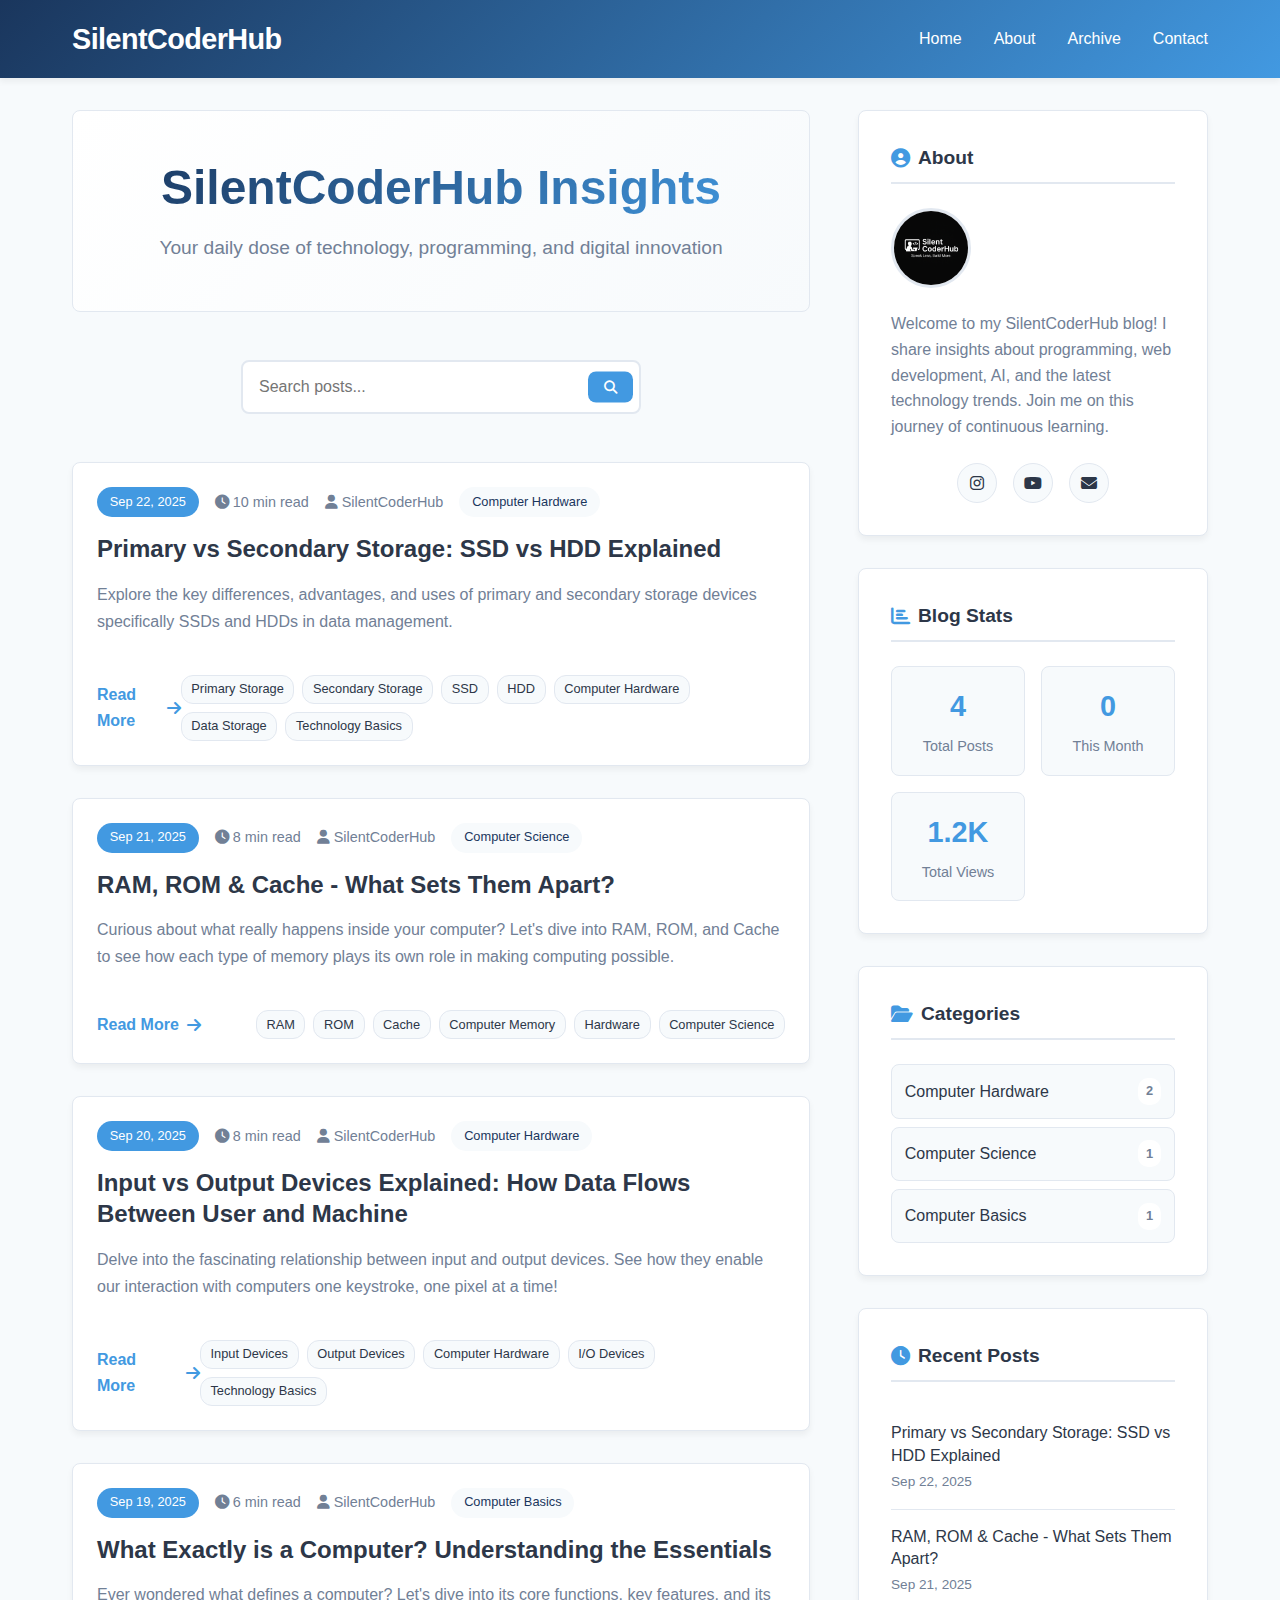
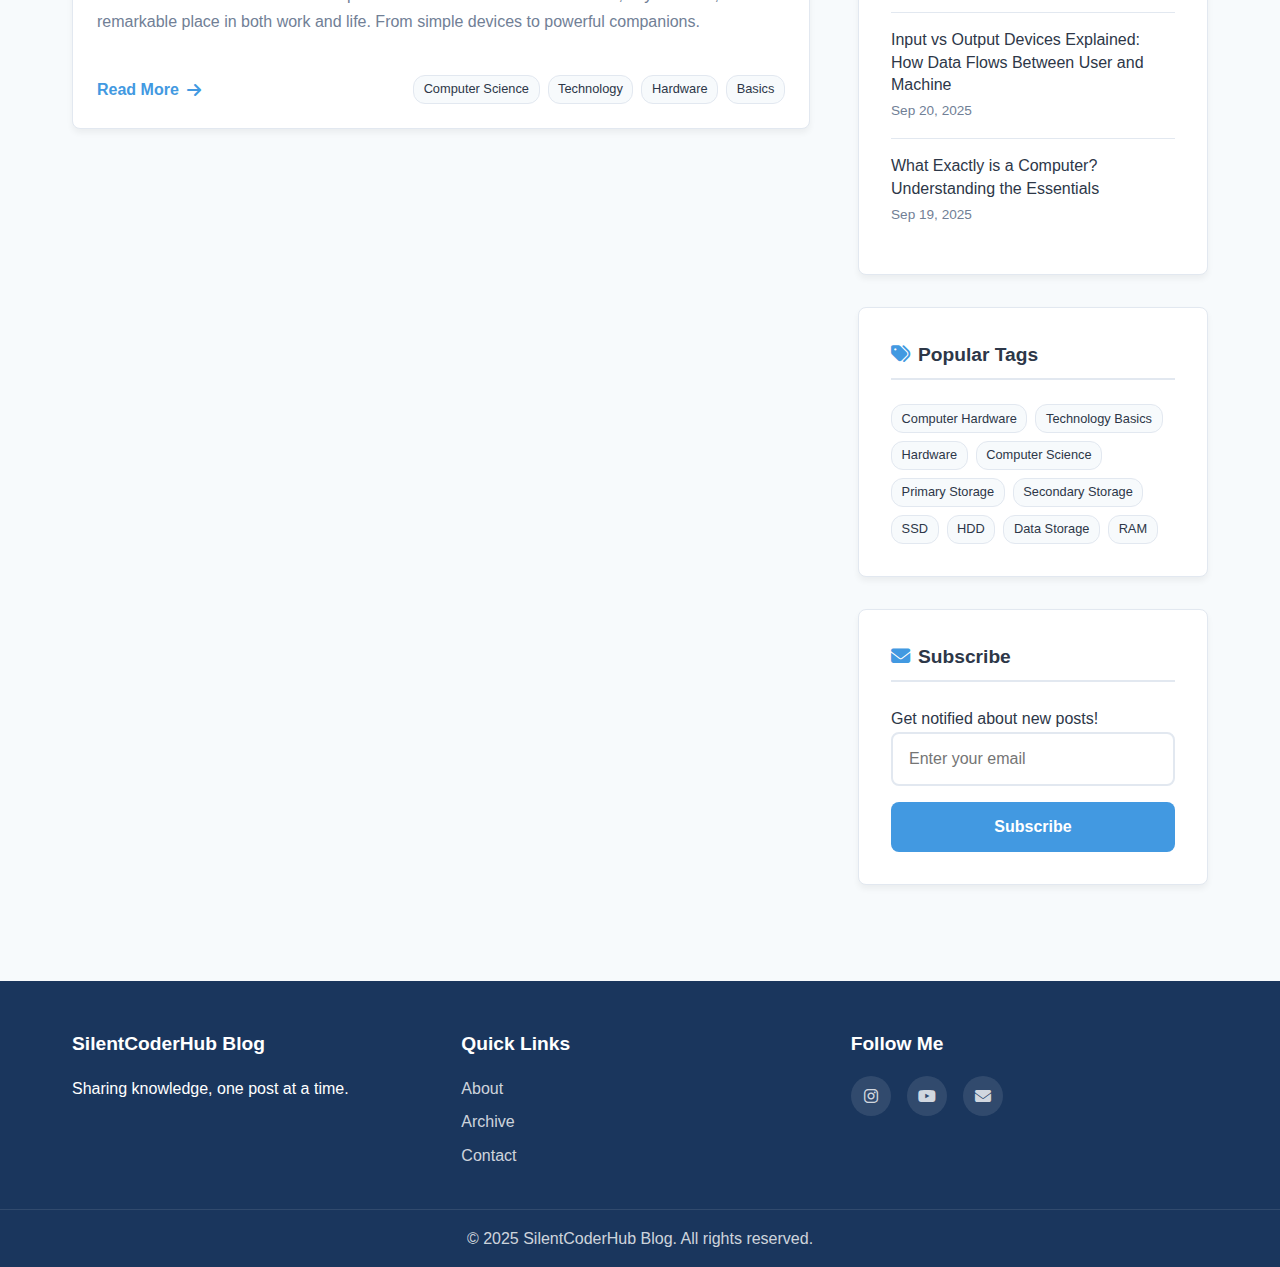
<file: index.html>
<!DOCTYPE html>
<html lang="en">
<head>
    <meta charset="UTF-8">
    <meta name="viewport" content="width=device-width, initial-scale=1.0">
    <title>SilentCoderHub Blog</title>
    <link rel="stylesheet" href="styles.css">
    <link href="https://cdnjs.cloudflare.com/ajax/libs/font-awesome/6.4.0/css/all.min.css" rel="stylesheet">
</head>
<body>
    <div id="header"></div>
    <!-- Main Container -->
    <div class="container">
        <!-- Blog Posts Section -->
        <main class="blog-posts">
            <div class="blog-header">
                <h1>SilentCoderHub Insights</h1>
                <p>Your daily dose of technology, programming, and digital innovation</p>
            </div>

            <!-- Search Bar -->
            <div class="search-container">
                <input type="text" id="searchInput" placeholder="Search posts...">
                <button id="searchBtn"><i class="fas fa-search"></i></button>
            </div>

            <!-- Posts will be dynamically loaded here -->
            <div id="posts-container" class="posts-grid">
                <!-- Posts will be populated by JavaScript -->
            </div>

            <!-- Load More Button -->
            <div class="load-more-container">
                <button id="loadMoreBtn" class="load-more-btn">Load More Posts</button>
            </div>

            <!-- No posts message -->
            <div id="noPosts" class="no-posts" style="display: none;">
                <i class="fas fa-inbox"></i>
                <h3>No posts found</h3>
                <p>Try adjusting your search terms or check back later for new content.</p>
            </div>
        </main>

        <!-- Sidebar -->
        <aside class="sidebar">
            <!-- About Widget -->
            <div class="widget">
                <h3><i class="fas fa-user-circle"></i> About</h3>
                <img src="assets/logo.png" alt="Profile" class="profile-img">
                <p class="about-text">
                    Welcome to my SilentCoderHub blog! I share insights about programming, web development, 
                    AI, and the latest technology trends. Join me on this journey of continuous learning.
                </p>
                <div class="social-links">
                    <!-- <a href="#" title="Twitter"><i class="fab fa-twitter"></i></a>
                    <a href="#" title="LinkedIn"><i class="fab fa-linkedin"></i></a> -->
                    <a href="https://www.instagram.com/silentcoderhub/" class="social-link" title="Instagram"><i class="fab fa-instagram"></i></a>
                    <a href="https://www.youtube.com/@SilentCoderHub" class="social-link" title="YouTube"><i class="fab fa-youtube"></i></a>
                    <!-- <a href="#" title="GitHub"><i class="fab fa-github"></i></a> -->
                    <a href="mailto:silentcoderhub@gmail.com" title="Email"><i class="fas fa-envelope"></i></a>
                </div>
            </div>

            <!-- Stats Widget -->
            <div class="widget">
                <h3><i class="fas fa-chart-bar"></i> Blog Stats</h3>
                <div class="stats">
                    <div class="stat-item">
                        <span class="stat-number" id="totalPosts">0</span>
                        <span class="stat-label">Total Posts</span>
                    </div>
                    <div class="stat-item">
                        <span class="stat-number" id="thisMonth">0</span>
                        <span class="stat-label">This Month</span>
                    </div>
                    <div class="stat-item">
                        <span class="stat-number" id="totalViews">1.2K</span>
                        <span class="stat-label">Total Views</span>
                    </div>
                </div>
            </div>

            <!-- Categories Widget -->
            <div class="widget">
                <h3><i class="fas fa-folder-open"></i> Categories</h3>
                <div class="category-list" id="categoryList">
                    <!-- Categories will be populated by JavaScript -->
                </div>
            </div>

            <!-- Recent Posts Widget -->
            <div class="widget">
                <h3><i class="fas fa-clock"></i> Recent Posts</h3>
                <ul class="recent-posts" id="recentPostsList">
                    <!-- Recent posts will be populated by JavaScript -->
                </ul>
            </div>

            <!-- Tags Widget -->
            <div class="widget">
                <h3><i class="fas fa-tags"></i> Popular Tags</h3>
                <div class="tags" id="tagsList">
                    <!-- Tags will be populated by JavaScript -->
                </div>
            </div>

            <!-- Newsletter Widget -->
            <div class="widget">
                <h3><i class="fas fa-envelope"></i> Subscribe</h3>
                <p>Get notified about new posts!</p>
                <form id="subscribeForm">
                    <input type="email" placeholder="Enter your email" required>
                    <button type="submit">Subscribe</button>
                </form>
            </div>
        </aside>
    </div>
    <div id="footer"></div>

    <!-- Back to Top Button -->
    <button id="backToTop" class="back-to-top">
        <i class="fas fa-chevron-up"></i>
    </button>

    <script src="script.js"></script>

</body>
</html>
</file>
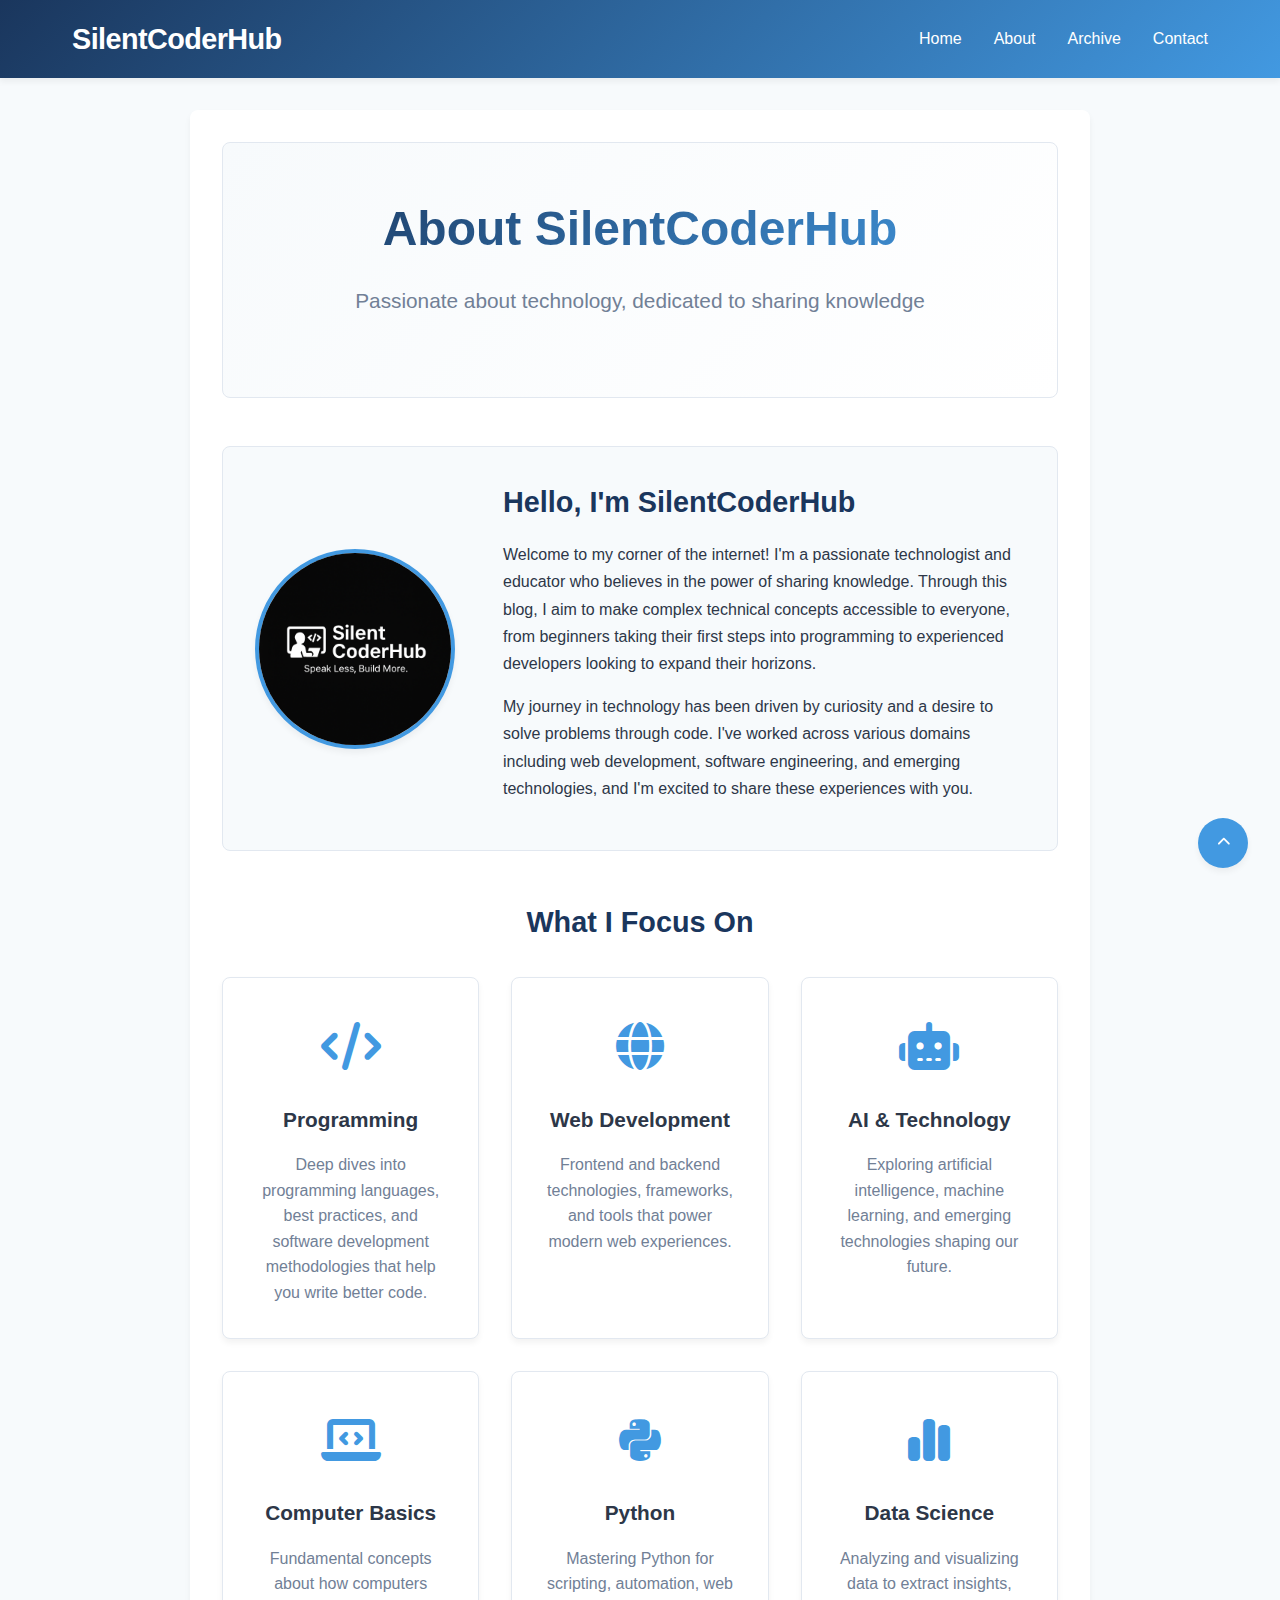
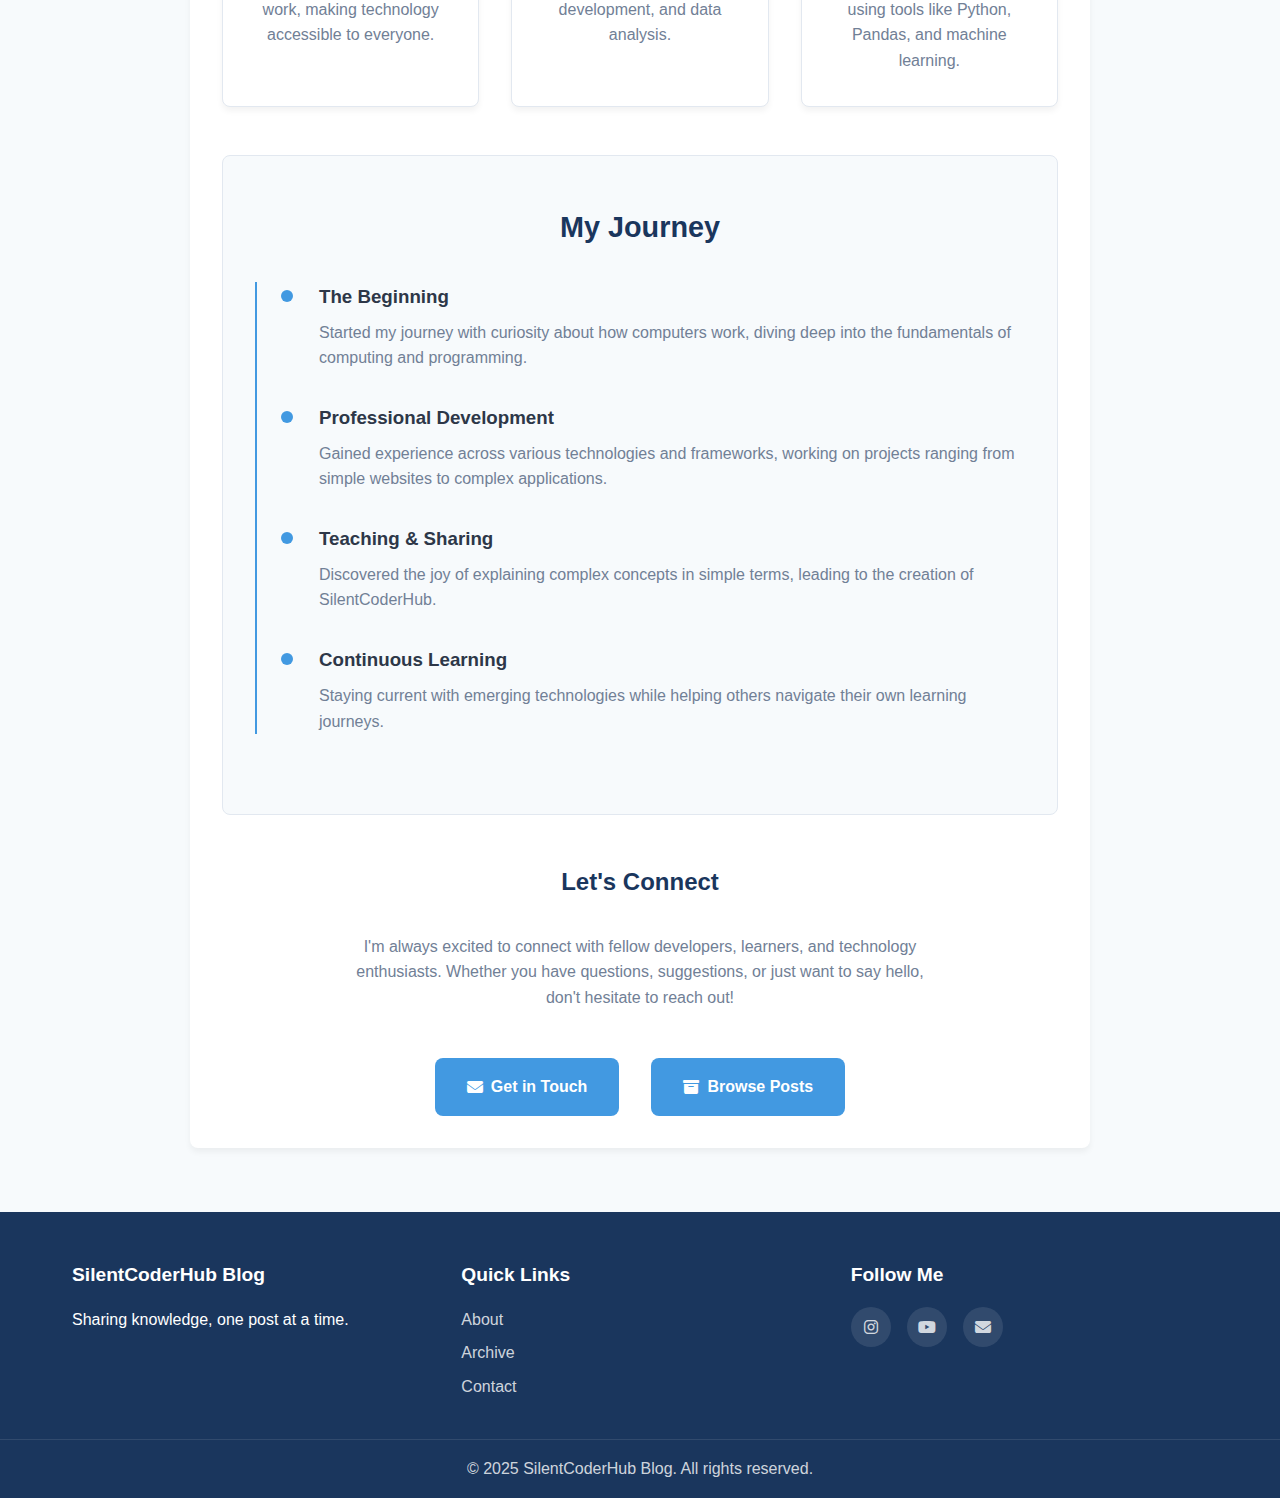
<file: about.html>
<!DOCTYPE html>
<html lang="en">
<head>
    <meta charset="UTF-8">
    <meta name="viewport" content="width=device-width, initial-scale=1.0">
    <title>About - SilentCoderHub</title>
    
    <meta name="description" content="Learn about SilentCoderHub - Your source for technology insights, programming tutorials, and digital innovation content.">
    <meta name="keywords" content="SilentCoderHub, About, Technology Blog, Programming, Web Development">
    <meta name="author" content="SilentCoderHub">
    
    <link rel="stylesheet" href="styles.css">
    <link href="https://cdnjs.cloudflare.com/ajax/libs/font-awesome/6.4.0/css/all.min.css" rel="stylesheet">
    
    <style>
        .page-container {
            max-width: 900px;
            margin: 0 auto;
            padding: 2rem;
            background: var(--background);
            border-radius: var(--border-radius);
            box-shadow: var(--shadow);
            margin-top: 2rem;
            margin-bottom: 2rem;
        }
        
        .page-header {
            text-align: center;
            margin-bottom: 3rem;
            padding: 3rem 2rem;
            background: linear-gradient(135deg, var(--background-light), var(--background));
            border-radius: var(--border-radius);
            border: 1px solid var(--border-color);
        }
        
        .page-title {
            font-size: 3rem;
            font-weight: 900;
            margin-bottom: 1rem;
            background: linear-gradient(135deg, var(--primary-color), var(--secondary-color));
            -webkit-background-clip: text;
            -webkit-text-fill-color: transparent;
            background-clip: text;
        }
        
        .page-subtitle {
            font-size: 1.3rem;
            color: var(--text-light);
            margin-bottom: 2rem;
        }
        
        .profile-section {
            display: flex;
            gap: 3rem;
            align-items: center;
            margin-bottom: 3rem;
            padding: 2rem;
            background: var(--background-light);
            border-radius: var(--border-radius);
            border: 1px solid var(--border-color);
        }
        
        .profile-image {
            width: 200px;
            height: 200px;
            border-radius: 50%;
            border: 4px solid var(--secondary-color);
            box-shadow: var(--shadow);
            flex-shrink: 0;
        }
        
        .profile-content h2 {
            color: var(--primary-color);
            margin-bottom: 1rem;
            font-size: 1.8rem;
        }
        
        .profile-content p {
            color: var(--text-color);
            line-height: 1.7;
            margin-bottom: 1rem;
        }
        
        .skills-section {
            margin-bottom: 3rem;
        }
        
        .skills-section h2 {
            color: var(--primary-color);
            margin-bottom: 2rem;
            font-size: 1.8rem;
            text-align: center;
        }
        
        .skills-grid {
            display: grid;
            grid-template-columns: repeat(auto-fit, minmax(250px, 1fr));
            gap: 2rem;
        }
        
        .skill-card {
            background: var(--background);
            padding: 2rem;
            border-radius: var(--border-radius);
            border: 1px solid var(--border-color);
            box-shadow: var(--shadow);
            text-align: center;
            transition: var(--transition);
        }
        
        .skill-card:hover {
            transform: translateY(-5px);
            box-shadow: var(--shadow-hover);
        }
        
        .skill-icon {
            font-size: 3rem;
            color: var(--secondary-color);
            margin-bottom: 1rem;
        }
        
        .skill-card h3 {
            color: var(--text-color);
            margin-bottom: 1rem;
            font-size: 1.3rem;
        }
        
        .skill-card p {
            color: var(--text-light);
            line-height: 1.6;
        }
        
        .journey-section {
            background: var(--background-light);
            padding: 3rem 2rem;
            border-radius: var(--border-radius);
            margin-bottom: 3rem;
            border: 1px solid var(--border-color);
        }
        
        .journey-section h2 {
            color: var(--primary-color);
            text-align: center;
            margin-bottom: 2rem;
            font-size: 1.8rem;
        }
        
        .timeline {
            position: relative;
            padding-left: 2rem;
        }
        
        .timeline::before {
            content: '';
            position: absolute;
            left: 0;
            top: 0;
            bottom: 0;
            width: 2px;
            background: var(--secondary-color);
        }
        
        .timeline-item {
            position: relative;
            margin-bottom: 2rem;
            padding-left: 2rem;
        }
        
        .timeline-item::before {
            content: '';
            position: absolute;
            left: -6px;
            top: 0.5rem;
            width: 12px;
            height: 12px;
            border-radius: 50%;
            background: var(--secondary-color);
        }
        
        .timeline-item h3 {
            color: var(--text-color);
            margin-bottom: 0.5rem;
        }
        
        .timeline-item p {
            color: var(--text-light);
            line-height: 1.6;
        }
        
        .contact-links {
            display: flex;
            justify-content: center;
            gap: 2rem;
            margin-top: 3rem;
            flex-wrap: wrap;
        }
        
        .contact-link {
            display: inline-flex;
            align-items: center;
            gap: 0.5rem;
            background: var(--secondary-color);
            color: white;
            padding: 1rem 2rem;
            border-radius: var(--border-radius);
            text-decoration: none;
            font-weight: 600;
            transition: var(--transition);
        }
        
        .contact-link:hover {
            background: var(--primary-color);
            transform: translateY(-2px);
        }
        
        @media (max-width: 768px) {
            .page-container {
                margin: 1rem;
                padding: 1rem;
            }
            
            .profile-section {
                flex-direction: column;
                text-align: center;
                gap: 2rem;
            }
            
            .profile-image {
                width: 150px;
                height: 150px;
            }
            
            .page-title {
                font-size: 2.5rem;
            }
            
            .contact-links {
                flex-direction: column;
                align-items: center;
            }
            
            .contact-link {
                justify-content: center;
                min-width: 200px;
            }
        }
    </style>
</head>
<body>
    <div id="header"></div>
    
    <!-- Main Content -->
    <div class="page-container">
        <div class="page-header">
            <h1 class="page-title">About SilentCoderHub</h1>
            <p class="page-subtitle">Passionate about technology, dedicated to sharing knowledge</p>
        </div>

        <div class="profile-section">
            <img src="assets/logo.png" alt="SilentCoderHub Profile" class="profile-image">
            <div class="profile-content">
                <h2>Hello, I'm SilentCoderHub</h2>
                <p>Welcome to my corner of the internet! I'm a passionate technologist and educator who believes in the power of sharing knowledge. Through this blog, I aim to make complex technical concepts accessible to everyone, from beginners taking their first steps into programming to experienced developers looking to expand their horizons.</p>
                <p>My journey in technology has been driven by curiosity and a desire to solve problems through code. I've worked across various domains including web development, software engineering, and emerging technologies, and I'm excited to share these experiences with you.</p>
            </div>
        </div>

        <div class="skills-section">
            <h2>What I Focus On</h2>
            <div class="skills-grid">
                <div class="skill-card">
                    <div class="skill-icon">
                        <i class="fas fa-code"></i>
                    </div>
                    <h3>Programming</h3>
                    <p>Deep dives into programming languages, best practices, and software development methodologies that help you write better code.</p>
                </div>
                
                <div class="skill-card">
                    <div class="skill-icon">
                        <i class="fas fa-globe"></i>
                    </div>
                    <h3>Web Development</h3>
                    <p>Frontend and backend technologies, frameworks, and tools that power modern web experiences.</p>
                </div>
                
                <div class="skill-card">
                    <div class="skill-icon">
                        <i class="fas fa-robot"></i>
                    </div>
                    <h3>AI & Technology</h3>
                    <p>Exploring artificial intelligence, machine learning, and emerging technologies shaping our future.</p>
                </div>
                
                <div class="skill-card">
                    <div class="skill-icon">
                        <i class="fas fa-laptop-code"></i>
                    </div>
                    <h3>Computer Basics</h3>
                    <p>Fundamental concepts about how computers work, making technology accessible to everyone.</p>
                </div>

                <div class="skill-card">
                    <div class="skill-icon">
                        <i class="fab fa-python"></i>
                    </div>
                    <h3>Python</h3>
                    <p>Mastering Python for scripting, automation, web development, and data analysis.</p>
                </div>

                <div class="skill-card">
                    <div class="skill-icon">
                        <i class="fas fa-chart-simple"></i>
                    </div>
                    <h3>Data Science</h3>
                    <p>Analyzing and visualizing data to extract insights, using tools like Python, Pandas, and machine learning.</p>
                </div>
            </div>
        </div>


        <div class="journey-section">
            <h2>My Journey</h2>
            <div class="timeline">
                <div class="timeline-item">
                    <h3>The Beginning</h3>
                    <p>Started my journey with curiosity about how computers work, diving deep into the fundamentals of computing and programming.</p>
                </div>
                
                <div class="timeline-item">
                    <h3>Professional Development</h3>
                    <p>Gained experience across various technologies and frameworks, working on projects ranging from simple websites to complex applications.</p>
                </div>
                
                <div class="timeline-item">
                    <h3>Teaching & Sharing</h3>
                    <p>Discovered the joy of explaining complex concepts in simple terms, leading to the creation of SilentCoderHub.</p>
                </div>
                
                <div class="timeline-item">
                    <h3>Continuous Learning</h3>
                    <p>Staying current with emerging technologies while helping others navigate their own learning journeys.</p>
                </div>
            </div>
        </div>

        <div style="text-align: center;">
            <h2 style="color: var(--primary-color); margin-bottom: 2rem;">Let's Connect</h2>
            <p style="color: var(--text-light); margin-bottom: 2rem; max-width: 600px; margin-left: auto; margin-right: auto;">
                I'm always excited to connect with fellow developers, learners, and technology enthusiasts. 
                Whether you have questions, suggestions, or just want to say hello, don't hesitate to reach out!
            </p>
            
            <div class="contact-links">
                <a href="contact.html" class="contact-link">
                    <i class="fas fa-envelope"></i>
                    Get in Touch
                </a>
                <a href="archive.html" class="contact-link">
                    <i class="fas fa-archive"></i>
                    Browse Posts
                </a>
            </div>
        </div>
    </div>
    <div id="footer"></div>

    <!-- Back to Top Button -->
    <button onclick="window.scrollTo({top: 0, behavior: 'smooth'})" class="back-to-top show">
        <i class="fas fa-chevron-up"></i>
    </button>
    <script src="script.js"></script>

</body>
</html>
</file>
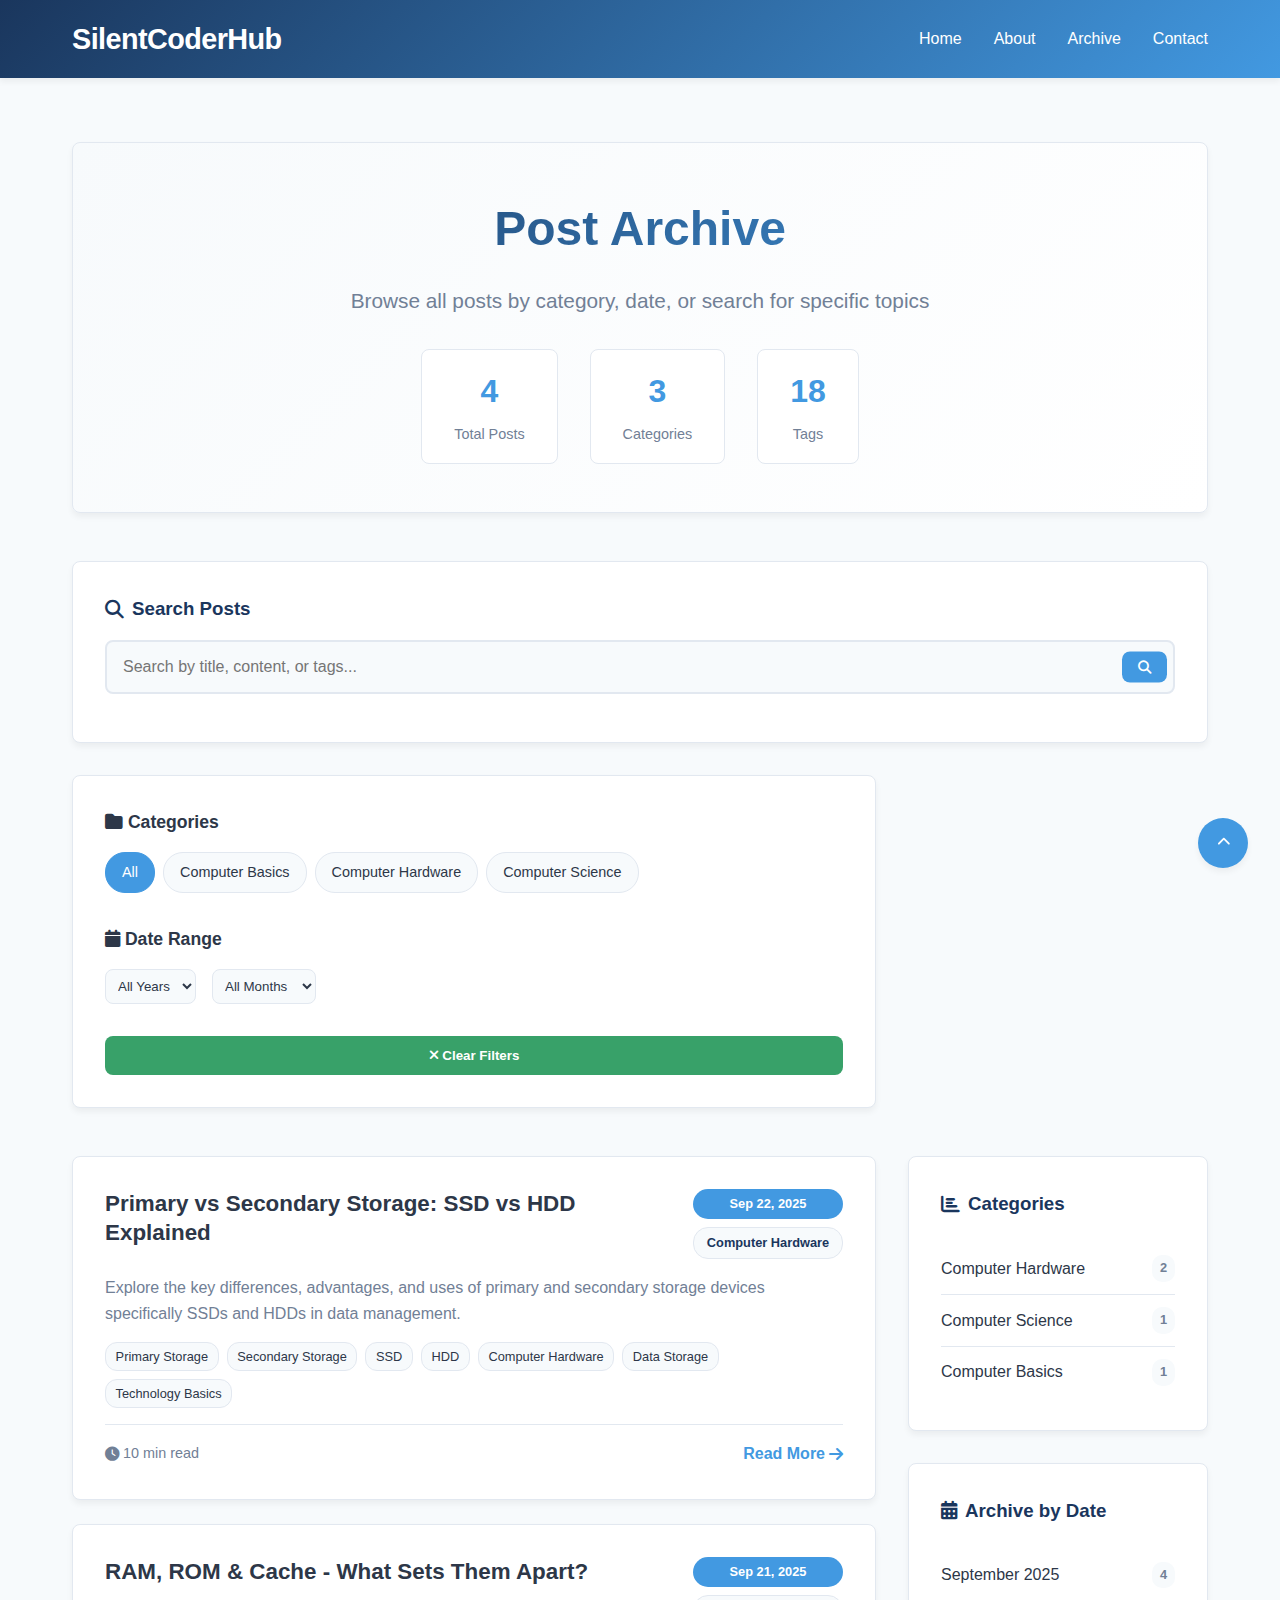
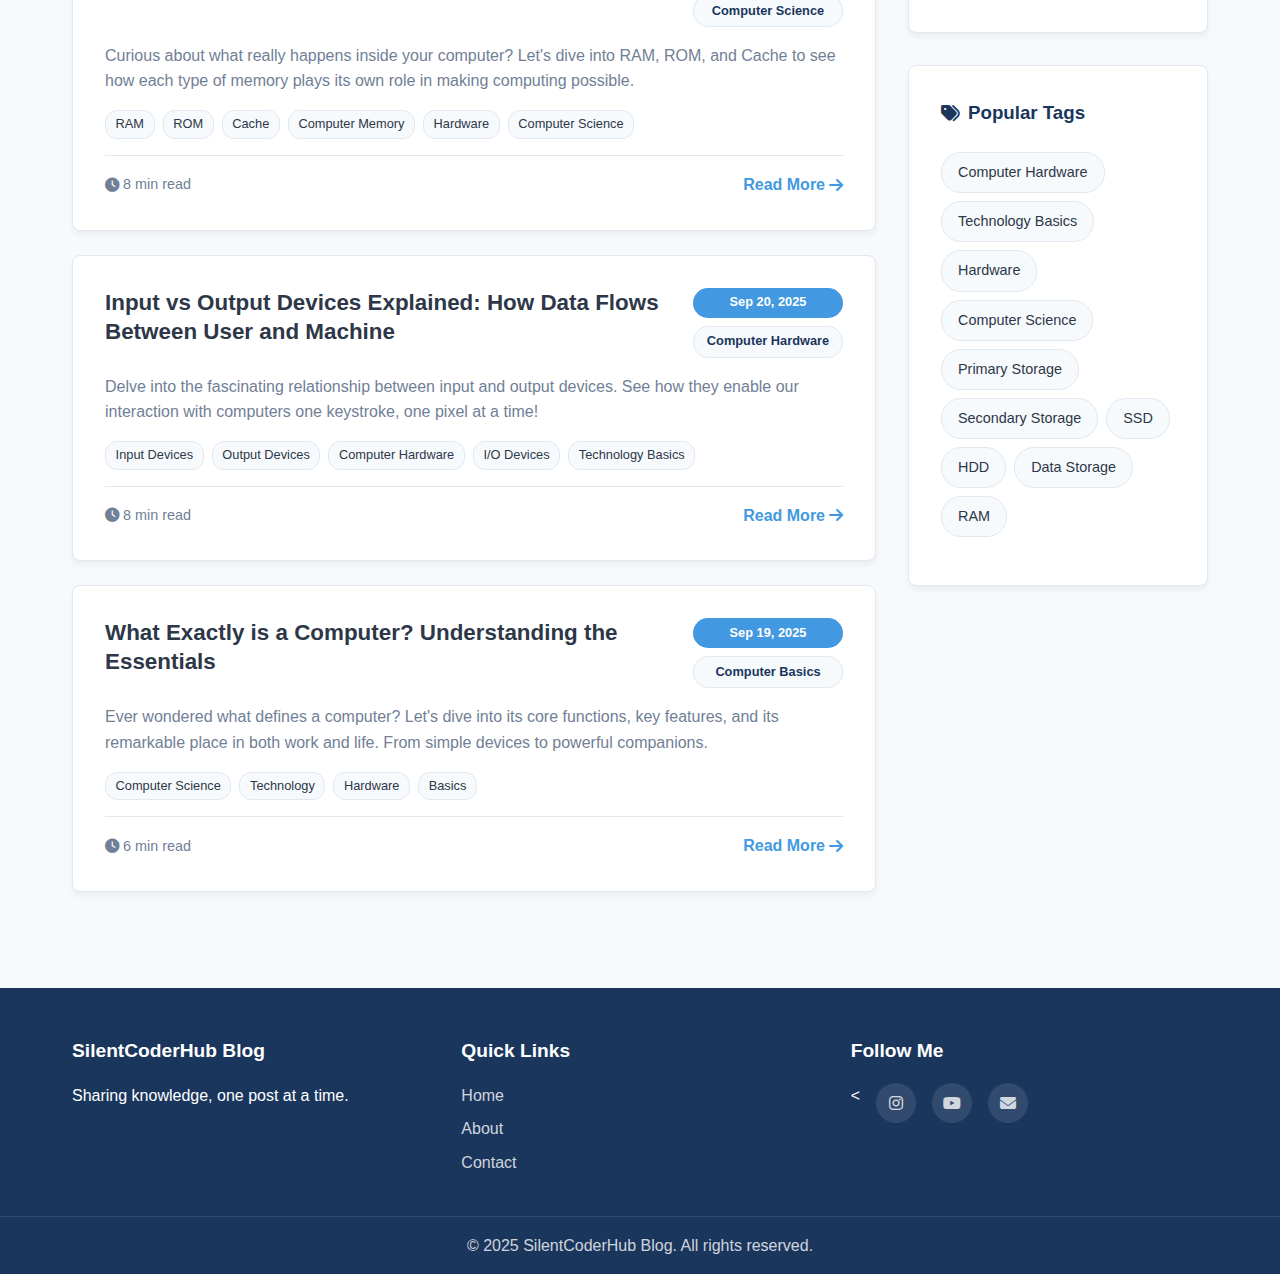
<file: archive.html>
<!DOCTYPE html>
<html lang="en">
<head>
    <meta charset="UTF-8">
    <meta name="viewport" content="width=device-width, initial-scale=1.0">
    <title>Archive - SilentCoderHub</title>
    
    <meta name="description" content="Browse all posts from SilentCoderHub. Find articles by category, date, or search for specific topics.">
    <meta name="keywords" content="SilentCoderHub, Archive, Blog Posts, Technology, Programming, Web Development">
    <meta name="author" content="SilentCoderHub">
    
    <link rel="stylesheet" href="styles.css">
    <link href="https://cdnjs.cloudflare.com/ajax/libs/font-awesome/6.4.0/css/all.min.css" rel="stylesheet">
    
    <style>
        .page-container {
            max-width: 1200px;
            margin: 0 auto;
            padding: 2rem;
            margin-top: 2rem;
            margin-bottom: 2rem;
        }
        
        .page-header {
            text-align: center;
            margin-bottom: 3rem;
            padding: 3rem 2rem;
            background: linear-gradient(135deg, var(--background-light), var(--background));
            border-radius: var(--border-radius);
            border: 1px solid var(--border-color);
            box-shadow: var(--shadow);
        }
        
        .page-title {
            font-size: 3rem;
            font-weight: 900;
            margin-bottom: 1rem;
            background: linear-gradient(135deg, var(--primary-color), var(--secondary-color));
            -webkit-background-clip: text;
            -webkit-text-fill-color: transparent;
            background-clip: text;
        }
        
        .page-subtitle {
            font-size: 1.3rem;
            color: var(--text-light);
            max-width: 600px;
            margin: 0 auto 2rem auto;
        }
        
        .archive-stats {
            display: flex;
            justify-content: center;
            gap: 2rem;
            flex-wrap: wrap;
        }
        
        .stat-item {
            text-align: center;
            background: var(--background);
            padding: 1rem 2rem;
            border-radius: var(--border-radius);
            border: 1px solid var(--border-color);
        }
        
        .stat-number {
            display: block;
            font-size: 2rem;
            font-weight: 800;
            color: var(--secondary-color);
            margin-bottom: 0.25rem;
        }
        
        .stat-label {
            font-size: 0.9rem;
            color: var(--text-light);
            font-weight: 500;
        }
        
        .archive-filters {
            display: grid;
            grid-template-columns: 1fr 300px;
            gap: 2rem;
            margin-bottom: 3rem;
        }
        
        .filter-section {
            background: var(--background);
            padding: 2rem;
            border-radius: var(--border-radius);
            border: 1px solid var(--border-color);
            box-shadow: var(--shadow);
        }
        
        .search-section {
            grid-column: span 2;
        }
        
        .search-section h3 {
            color: var(--primary-color);
            margin-bottom: 1rem;
            display: flex;
            align-items: center;
            gap: 0.5rem;
        }
        
        .search-box {
            position: relative;
            margin-bottom: 1rem;
        }
        
        .search-box input {
            width: 100%;
            padding: 1rem 3rem 1rem 1rem;
            border: 2px solid var(--border-color);
            border-radius: var(--border-radius);
            font-size: 1rem;
            background: var(--background-light);
            transition: var(--transition);
        }
        
        .search-box input:focus {
            outline: none;
            border-color: var(--secondary-color);
            box-shadow: 0 0 0 3px rgba(66, 153, 225, 0.1);
        }
        
        .search-box button {
            position: absolute;
            right: 0.5rem;
            top: 50%;
            transform: translateY(-50%);
            background: var(--secondary-color);
            color: white;
            border: none;
            padding: 0.5rem 1rem;
            border-radius: var(--border-radius);
            cursor: pointer;
        }
        
        .filter-group {
            margin-bottom: 2rem;
        }
        
        .filter-group h4 {
            color: var(--text-color);
            margin-bottom: 1rem;
            font-size: 1.1rem;
        }
        
        .category-filters {
            display: flex;
            flex-wrap: wrap;
            gap: 0.5rem;
            margin-bottom: 1rem;
        }
        
        .filter-tag {
            background: var(--background-light);
            color: var(--text-color);
            padding: 0.5rem 1rem;
            border-radius: 20px;
            border: 1px solid var(--border-color);
            cursor: pointer;
            transition: var(--transition);
            font-size: 0.9rem;
        }
        
        .filter-tag.active {
            background: var(--secondary-color);
            color: white;
            border-color: var(--secondary-color);
        }
        
        .filter-tag:hover {
            background: var(--secondary-color);
            color: white;
        }
        
        .date-filter {
            display: flex;
            gap: 1rem;
            margin-bottom: 1rem;
        }
        
        .date-filter select {
            padding: 0.5rem;
            border: 1px solid var(--border-color);
            border-radius: var(--border-radius);
            background: var(--background-light);
            color: var(--text-color);
        }
        
        .clear-filters {
            background: var(--accent-color);
            color: white;
            border: none;
            padding: 0.75rem 1.5rem;
            border-radius: var(--border-radius);
            cursor: pointer;
            font-weight: 600;
            width: 100%;
            transition: var(--transition);
        }
        
        .clear-filters:hover {
            background: #2f855a;
        }
        
        .archive-content {
            display: grid;
            grid-template-columns: 1fr 300px;
            gap: 2rem;
        }
        
        .posts-list {
            display: flex;
            flex-direction: column;
            gap: 1.5rem;
        }
        
        .archive-post {
            background: var(--background);
            padding: 2rem;
            border-radius: var(--border-radius);
            border: 1px solid var(--border-color);
            box-shadow: var(--shadow);
            transition: var(--transition);
        }
        
        .archive-post:hover {
            transform: translateY(-2px);
            box-shadow: var(--shadow-hover);
        }
        
        .archive-post-header {
            display: flex;
            justify-content: space-between;
            align-items: flex-start;
            margin-bottom: 1rem;
            gap: 1rem;
        }
        
        .archive-post-meta {
            display: flex;
            flex-direction: column;
            gap: 0.5rem;
            min-width: 150px;
        }
        
        .archive-post-date {
            background: var(--secondary-color);
            color: white;
            padding: 0.3rem 0.8rem;
            border-radius: 15px;
            font-size: 0.8rem;
            font-weight: 600;
            text-align: center;
        }
        
        .archive-post-category {
            background: var(--background-light);
            color: var(--primary-color);
            padding: 0.3rem 0.8rem;
            border-radius: 15px;
            font-size: 0.8rem;
            font-weight: 600;
            text-align: center;
            border: 1px solid var(--border-color);
        }
        
        .archive-post-content {
            flex: 1;
        }
        
        .archive-post-title {
            font-size: 1.4rem;
            font-weight: 700;
            margin-bottom: 0.5rem;
            line-height: 1.3;
        }
        
        .archive-post-title a {
            color: var(--text-color);
            text-decoration: none;
            transition: var(--transition);
        }
        
        .archive-post-title a:hover {
            color: var(--secondary-color);
        }
        
        .archive-post-excerpt {
            color: var(--text-light);
            line-height: 1.6;
            margin-bottom: 1rem;
        }
        
        .archive-post-tags {
            display: flex;
            gap: 0.5rem;
            flex-wrap: wrap;
            margin-bottom: 1rem;
        }
        
        .archive-post-footer {
            display: flex;
            justify-content: space-between;
            align-items: center;
            padding-top: 1rem;
            border-top: 1px solid var(--border-color);
        }
        
        .read-time {
            color: var(--text-light);
            font-size: 0.9rem;
            display: flex;
            align-items: center;
            gap: 0.25rem;
        }
        
        .read-more-link {
            color: var(--secondary-color);
            text-decoration: none;
            font-weight: 600;
            display: flex;
            align-items: center;
            gap: 0.25rem;
            transition: var(--transition);
        }
        
        .read-more-link:hover {
            color: var(--primary-color);
            transform: translateX(2px);
        }
        
        .sidebar {
            display: flex;
            flex-direction: column;
            gap: 2rem;
        }
        
        .sidebar-widget {
            background: var(--background);
            padding: 2rem;
            border-radius: var(--border-radius);
            border: 1px solid var(--border-color);
            box-shadow: var(--shadow);
        }
        
        .sidebar-widget h3 {
            color: var(--primary-color);
            margin-bottom: 1.5rem;
            display: flex;
            align-items: center;
            gap: 0.5rem;
        }
        
        .timeline-list {
            list-style: none;
        }
        
        .timeline-item {
            padding: 0.75rem 0;
            border-bottom: 1px solid var(--border-color);
            display: flex;
            justify-content: space-between;
            align-items: center;
        }
        
        .timeline-item:last-child {
            border-bottom: none;
        }
        
        .timeline-item a {
            color: var(--text-color);
            text-decoration: none;
            font-weight: 500;
            transition: var(--transition);
        }
        
        .timeline-item a:hover {
            color: var(--secondary-color);
        }
        
        .timeline-count {
            background: var(--background-light);
            color: var(--text-light);
            padding: 0.2rem 0.5rem;
            border-radius: 10px;
            font-size: 0.8rem;
            font-weight: 600;
        }
        
        .no-results {
            text-align: center;
            padding: 4rem 2rem;
            color: var(--text-light);
            background: var(--background);
            border-radius: var(--border-radius);
            border: 1px solid var(--border-color);
        }
        
        .no-results i {
            font-size: 4rem;
            margin-bottom: 1rem;
            opacity: 0.5;
        }
        
        @media (max-width: 1024px) {
            .archive-filters,
            .archive-content {
                grid-template-columns: 1fr;
            }
            
            .search-section {
                grid-column: span 1;
            }
        }
        
        @media (max-width: 768px) {
            .page-container {
                margin: 1rem;
                padding: 1rem;
            }
            
            .page-title {
                font-size: 2.5rem;
            }
            
            .archive-stats {
                gap: 1rem;
            }
            
            .stat-item {
                padding: 0.75rem 1rem;
            }
            
            .archive-post {
                padding: 1.5rem;
            }
            
            .archive-post-header {
                flex-direction: column;
                align-items: stretch;
            }
            
            .archive-post-meta {
                flex-direction: row;
                gap: 0.5rem;
                min-width: auto;
            }
            
            .date-filter {
                flex-direction: column;
                gap: 0.5rem;
            }
        }
    </style>
</head>
<body>
    <header>
        <nav>
            <div class="nav-container">
                <a href="/" class="logo">SilentCoderHub</a>
                <ul class="nav-links">
                    <li><a href="index.html">Home</a></li>
                    <li><a href="about.html">About</a></li>
                    <li><a href="archive.html">Archive</a></li>
                    <li><a href="contact.html">Contact</a></li>
                </ul>
                <div class="hamburger">
                    <span></span>
                    <span></span>
                    <span></span>
                </div>
            </div>
        </nav>
    </header>

    <!-- Main Content -->
    <div class="page-container">
        <div class="page-header">
            <h1 class="page-title">Post Archive</h1>
            <p class="page-subtitle">Browse all posts by category, date, or search for specific topics</p>
            
            <div class="archive-stats">
                <div class="stat-item">
                    <span class="stat-number" id="totalPosts">0</span>
                    <span class="stat-label">Total Posts</span>
                </div>
                <div class="stat-item">
                    <span class="stat-number" id="totalCategories">0</span>
                    <span class="stat-label">Categories</span>
                </div>
                <div class="stat-item">
                    <span class="stat-number" id="totalTags">0</span>
                    <span class="stat-label">Tags</span>
                </div>
            </div>
        </div>

        <div class="archive-filters">
            <div class="filter-section search-section">
                <h3><i class="fas fa-search"></i> Search Posts</h3>
                <div class="search-box">
                    <input type="text" id="archiveSearch" placeholder="Search by title, content, or tags...">
                    <button type="button"><i class="fas fa-search"></i></button>
                </div>
            </div>
            
            <div class="filter-section">
                <div class="filter-group">
                    <h4><i class="fas fa-folder"></i> Categories</h4>
                    <div class="category-filters" id="categoryFilters">
                        <div class="filter-tag active" data-category="all">All</div>
                        <!-- Categories will be populated by JavaScript -->
                    </div>
                </div>
                
                <div class="filter-group">
                    <h4><i class="fas fa-calendar"></i> Date Range</h4>
                    <div class="date-filter">
                        <select id="yearFilter">
                            <option value="">All Years</option>
                        </select>
                        <select id="monthFilter">
                            <option value="">All Months</option>
                            <option value="01">January</option>
                            <option value="02">February</option>
                            <option value="03">March</option>
                            <option value="04">April</option>
                            <option value="05">May</option>
                            <option value="06">June</option>
                            <option value="07">July</option>
                            <option value="08">August</option>
                            <option value="09">September</option>
                            <option value="10">October</option>
                            <option value="11">November</option>
                            <option value="12">December</option>
                        </select>
                    </div>
                </div>
                
                <button class="clear-filters" id="clearFilters">
                    <i class="fas fa-times"></i> Clear Filters
                </button>
            </div>
        </div>

        <div class="archive-content">
            <div class="posts-list" id="postsList">
                <!-- Posts will be populated by JavaScript -->
            </div>
            
            <div class="sidebar">
                <div class="sidebar-widget">
                    <h3><i class="fas fa-chart-bar"></i> Categories</h3>
                    <ul class="timeline-list" id="categoriesList">
                        <!-- Categories will be populated -->
                    </ul>
                </div>
                
                <div class="sidebar-widget">
                    <h3><i class="fas fa-calendar-alt"></i> Archive by Date</h3>
                    <ul class="timeline-list" id="dateArchive">
                        <!-- Date archive will be populated -->
                    </ul>
                </div>
                
                <div class="sidebar-widget">
                    <h3><i class="fas fa-tags"></i> Popular Tags</h3>
                    <div class="category-filters" id="popularTags">
                        <!-- Popular tags will be populated -->
                    </div>
                </div>
            </div>
        </div>
    </div>

    <!-- Footer -->
    <footer>
        <div class="footer-content">
            <div class="footer-section">
                <h4>SilentCoderHub Blog</h4>
                <p>Sharing knowledge, one post at a time.</p>
            </div>
            <div class="footer-section">
                <h4>Quick Links</h4>
                <ul>
                    <li><a href="index.html">Home</a></li>
                    <li><a href="about.html">About</a></li>
                    <li><a href="contact.html">Contact</a></li>
                </ul>
            </div>
            <div class="footer-section">
                <h4>Follow Me</h4>
                <div class="footer-social">
                    <<a href="https://www.instagram.com/silentcoderhub/" class="social-link" title="Instagram"><i class="fab fa-instagram"></i></a>
                    <a href="https://www.youtube.com/@SilentCoderHub" class="social-link" title="YouTube"><i class="fab fa-youtube"></i></a>
                    <!-- <a href="#" title="GitHub"><i class="fab fa-github"></i></a> -->
                    <a href="mailto:silentcoderhub@gmail.com" title="Email"><i class="fas fa-envelope"></i></a>
                </div>
            </div>
        </div>
        <div class="footer-bottom">
            <p>&copy; 2025 SilentCoderHub Blog. All rights reserved.</p>
        </div>
    </footer>

    <!-- Back to Top Button -->
    <button onclick="window.scrollTo({top: 0, behavior: 'smooth'})" class="back-to-top show">
        <i class="fas fa-chevron-up"></i>
    </button>

    <script>
        // Archive page functionality
        let allPosts = [];
        let filteredPosts = [];
        let currentFilters = {
            search: '',
            category: 'all',
            year: '',
            month: ''
        };

        // Initialize archive page
        document.addEventListener('DOMContentLoaded', function() {
            loadPosts();
            setupEventListeners();
        });

        // Load posts data
        async function loadPosts() {
            try {
                // Try to load from posts.json first
                const response = await fetch('./posts/posts.json');
                if (response.ok) {
                    const data = await response.json();
                    allPosts = data.posts || [];
                } else {
                    // Fallback to sample data
                    allPosts = getSamplePosts();
                }
                
                filteredPosts = [...allPosts];
                updateStats();
                displayPosts();
                populateFilters();
                populateSidebar();
            } catch (error) {
                console.error('Error loading posts:', error);
                allPosts = getSamplePosts();
                filteredPosts = [...allPosts];
                updateStats();
                displayPosts();
                populateFilters();
                populateSidebar();
            }
        }

        // Sample posts for fallback
        function getSamplePosts() {
            return [
                {
                    id: 'post-what-exactly-is-a-computer',
                    title: 'What Exactly is a Computer? Understanding the Essentials',
                    excerpt: 'Ever wondered what defines a computer? Let\'s dive into its core functions, key features, and its remarkable place in both work and life.',
                    date: '2025-09-23',
                    category: 'Computer Basics',
                    tags: ['Computer Science', 'Technology', 'Hardware', 'Basics'],
                    author: 'SilentCoderHub',
                    readTime: '6 min read',
                    slug: 'what-exactly-is-a-computer'
                },
                {
                    id: 'post-input-vs-output-devices',
                    title: 'Input vs Output Devices Explained: How Data Flows Between User and Machine',
                    excerpt: 'Delve into the fascinating relationship between input and output devices. See how they enable our interaction with computers one keystroke, one pixel at a time!',
                    date: '2025-09-24',
                    category: 'Computer Hardware',
                    tags: ['Input Devices', 'Output Devices', 'Computer Hardware', 'I/O Devices'],
                    author: 'SilentCoderHub',
                    readTime: '8 min read',
                    slug: 'input-vs-output-devices-explained'
                }
            ];
        }

        // Setup event listeners
        function setupEventListeners() {
            // Search
            document.getElementById('archiveSearch').addEventListener('input', handleSearch);
            
            // Category filters
            document.addEventListener('click', function(e) {
                if (e.target.classList.contains('filter-tag') && e.target.hasAttribute('data-category')) {
                    handleCategoryFilter(e.target.getAttribute('data-category'));
                    updateActiveFilter(e.target, '.filter-tag');
                }
            });
            
            // Date filters
            document.getElementById('yearFilter').addEventListener('change', handleDateFilter);
            document.getElementById('monthFilter').addEventListener('change', handleDateFilter);
            
            // Clear filters
            document.getElementById('clearFilters').addEventListener('click', clearAllFilters);
            
            // Mobile navigation
            const hamburger = document.querySelector('.hamburger');
            const navLinks = document.querySelector('.nav-links');
            
            if (hamburger && navLinks) {
                hamburger.addEventListener('click', () => {
                    navLinks.classList.toggle('active');
                });
            }
        }

        // Update statistics
        function updateStats() {
            const categories = new Set(allPosts.map(post => post.category));
            const tags = new Set();
            allPosts.forEach(post => post.tags.forEach(tag => tags.add(tag)));
            
            document.getElementById('totalPosts').textContent = allPosts.length;
            document.getElementById('totalCategories').textContent = categories.size;
            document.getElementById('totalTags').textContent = tags.size;
        }

        // Display posts
        function displayPosts() {
            const postsList = document.getElementById('postsList');
            
            if (filteredPosts.length === 0) {
                postsList.innerHTML = `
                    <div class="no-results">
                        <i class="fas fa-search"></i>
                        <h3>No posts found</h3>
                        <p>Try adjusting your filters or search terms.</p>
                    </div>
                `;
                return;
            }
            
            postsList.innerHTML = filteredPosts.map(post => `
                <article class="archive-post">
                    <div class="archive-post-header">
                        <div class="archive-post-content">
                            <h2 class="archive-post-title">
                                <a href="posts/${post.slug}.html">${post.title}</a>
                            </h2>
                        </div>
                        <div class="archive-post-meta">
                            <div class="archive-post-date">${formatDate(post.date)}</div>
                            <div class="archive-post-category">${post.category}</div>
                        </div>
                    </div>
                    <p class="archive-post-excerpt">${post.excerpt}</p>
                    <div class="archive-post-tags">
                        ${post.tags.map(tag => `<span class="tag">${tag}</span>`).join('')}
                    </div>
                    <div class="archive-post-footer">
                        <div class="read-time">
                            <i class="fas fa-clock"></i>
                            ${post.readTime}
                        </div>
                        <a href="posts/${post.slug}.html" class="read-more-link">
                            Read More <i class="fas fa-arrow-right"></i>
                        </a>
                    </div>
                </article>
            `).join('');
        }

        // Populate filters
        function populateFilters() {
            const categories = [...new Set(allPosts.map(post => post.category))].sort();
            const years = [...new Set(allPosts.map(post => post.date.split('-')[0]))].sort().reverse();
            
            // Category filters
            const categoryFilters = document.getElementById('categoryFilters');
            const existingAll = categoryFilters.querySelector('[data-category="all"]');
            categoryFilters.innerHTML = '';
            categoryFilters.appendChild(existingAll);
            
            categories.forEach(category => {
                const filterTag = document.createElement('div');
                filterTag.className = 'filter-tag';
                filterTag.setAttribute('data-category', category);
                filterTag.textContent = category;
                categoryFilters.appendChild(filterTag);
            });
            
            // Year filter
            const yearFilter = document.getElementById('yearFilter');
            yearFilter.innerHTML = '<option value="">All Years</option>';
            years.forEach(year => {
                const option = document.createElement('option');
                option.value = year;
                option.textContent = year;
                yearFilter.appendChild(option);
            });
        }

        // Populate sidebar
        function populateSidebar() {
            populateCategories();
            populateDateArchive();
            populatePopularTags();
        }

        // Populate categories sidebar
        function populateCategories() {
            const categories = {};
            allPosts.forEach(post => {
                categories[post.category] = (categories[post.category] || 0) + 1;
            });
            
            const categoriesList = document.getElementById('categoriesList');
            categoriesList.innerHTML = Object.entries(categories)
                .sort((a, b) => b[1] - a[1])
                .map(([category, count]) => `
                    <li class="timeline-item">
                        <a href="#" onclick="filterByCategory('${category}')">${category}</a>
                        <span class="timeline-count">${count}</span>
                    </li>
                `).join('');
        }

        // Populate date archive
        function populateDateArchive() {
            const dates = {};
            allPosts.forEach(post => {
                const date = new Date(post.date);
                const key = `${date.getFullYear()}-${String(date.getMonth() + 1).padStart(2, '0')}`;
                const display = `${date.toLocaleDateString('en-US', { month: 'long', year: 'numeric' })}`;
                dates[key] = { display, count: (dates[key]?.count || 0) + 1 };
            });
            
            const dateArchive = document.getElementById('dateArchive');
            dateArchive.innerHTML = Object.entries(dates)
                .sort((a, b) => b[0].localeCompare(a[0]))
                .slice(0, 12) // Show last 12 months
                .map(([key, data]) => `
                    <li class="timeline-item">
                        <a href="#" onclick="filterByDate('${key}')">${data.display}</a>
                        <span class="timeline-count">${data.count}</span>
                    </li>
                `).join('');
        }

        // Populate popular tags
        function populatePopularTags() {
            const tags = {};
            allPosts.forEach(post => {
                post.tags.forEach(tag => {
                    tags[tag] = (tags[tag] || 0) + 1;
                });
            });
            
            const popularTags = document.getElementById('popularTags');
            popularTags.innerHTML = Object.entries(tags)
                .sort((a, b) => b[1] - a[1])
                .slice(0, 10)
                .map(([tag]) => `<span class="filter-tag" onclick="searchByTag('${tag}')">${tag}</span>`)
                .join('');
        }

        // Handle search
        function handleSearch() {
            currentFilters.search = document.getElementById('archiveSearch').value.toLowerCase().trim();
            applyFilters();
        }

        // Handle category filter
        function handleCategoryFilter(category) {
            currentFilters.category = category;
            applyFilters();
        }

        // Handle date filter
        function handleDateFilter() {
            currentFilters.year = document.getElementById('yearFilter').value;
            currentFilters.month = document.getElementById('monthFilter').value;
            applyFilters();
        }

        // Apply all filters
        function applyFilters() {
            filteredPosts = allPosts.filter(post => {
                // Search filter
                if (currentFilters.search) {
                    const searchMatch = post.title.toLowerCase().includes(currentFilters.search) ||
                                      post.excerpt.toLowerCase().includes(currentFilters.search) ||
                                      post.tags.some(tag => tag.toLowerCase().includes(currentFilters.search));
                    if (!searchMatch) return false;
                }
                
                // Category filter
                if (currentFilters.category !== 'all' && post.category !== currentFilters.category) {
                    return false;
                }
                
                // Date filters
                const postDate = post.date.split('-');
                if (currentFilters.year && postDate[0] !== currentFilters.year) {
                    return false;
                }
                if (currentFilters.month && postDate[1] !== currentFilters.month) {
                    return false;
                }
                
                return true;
            });
            
            displayPosts();
        }

        // Clear all filters
        function clearAllFilters() {
            currentFilters = {
                search: '',
                category: 'all',
                year: '',
                month: ''
            };
            
            document.getElementById('archiveSearch').value = '';
            document.getElementById('yearFilter').value = '';
            document.getElementById('monthFilter').value = '';
            
            // Reset active category filter
            document.querySelectorAll('.filter-tag').forEach(tag => tag.classList.remove('active'));
            document.querySelector('[data-category="all"]').classList.add('active');
            
            filteredPosts = [...allPosts];
            displayPosts();
        }

        // Update active filter visual state
        function updateActiveFilter(activeElement, selector) {
            document.querySelectorAll(selector).forEach(el => el.classList.remove('active'));
            activeElement.classList.add('active');
        }

        // Utility functions for sidebar interactions
        function filterByCategory(category) {
            currentFilters.category = category;
            updateActiveFilter(document.querySelector(`[data-category="${category}"]`) || document.querySelector('[data-category="all"]'), '.filter-tag');
            applyFilters();
        }

        function filterByDate(dateKey) {
            const [year, month] = dateKey.split('-');
            currentFilters.year = year;
            currentFilters.month = month;
            document.getElementById('yearFilter').value = year;
            document.getElementById('monthFilter').value = month;
            applyFilters();
        }

        function searchByTag(tag) {
            document.getElementById('archiveSearch').value = tag;
            currentFilters.search = tag.toLowerCase();
            applyFilters();
        }

        // Utility function
        function formatDate(dateString) {
            const date = new Date(dateString);
            return date.toLocaleDateString('en-US', {
                year: 'numeric',
                month: 'short',
                day: 'numeric'
            });
        }
    </script>
</body>
</html>
</file>
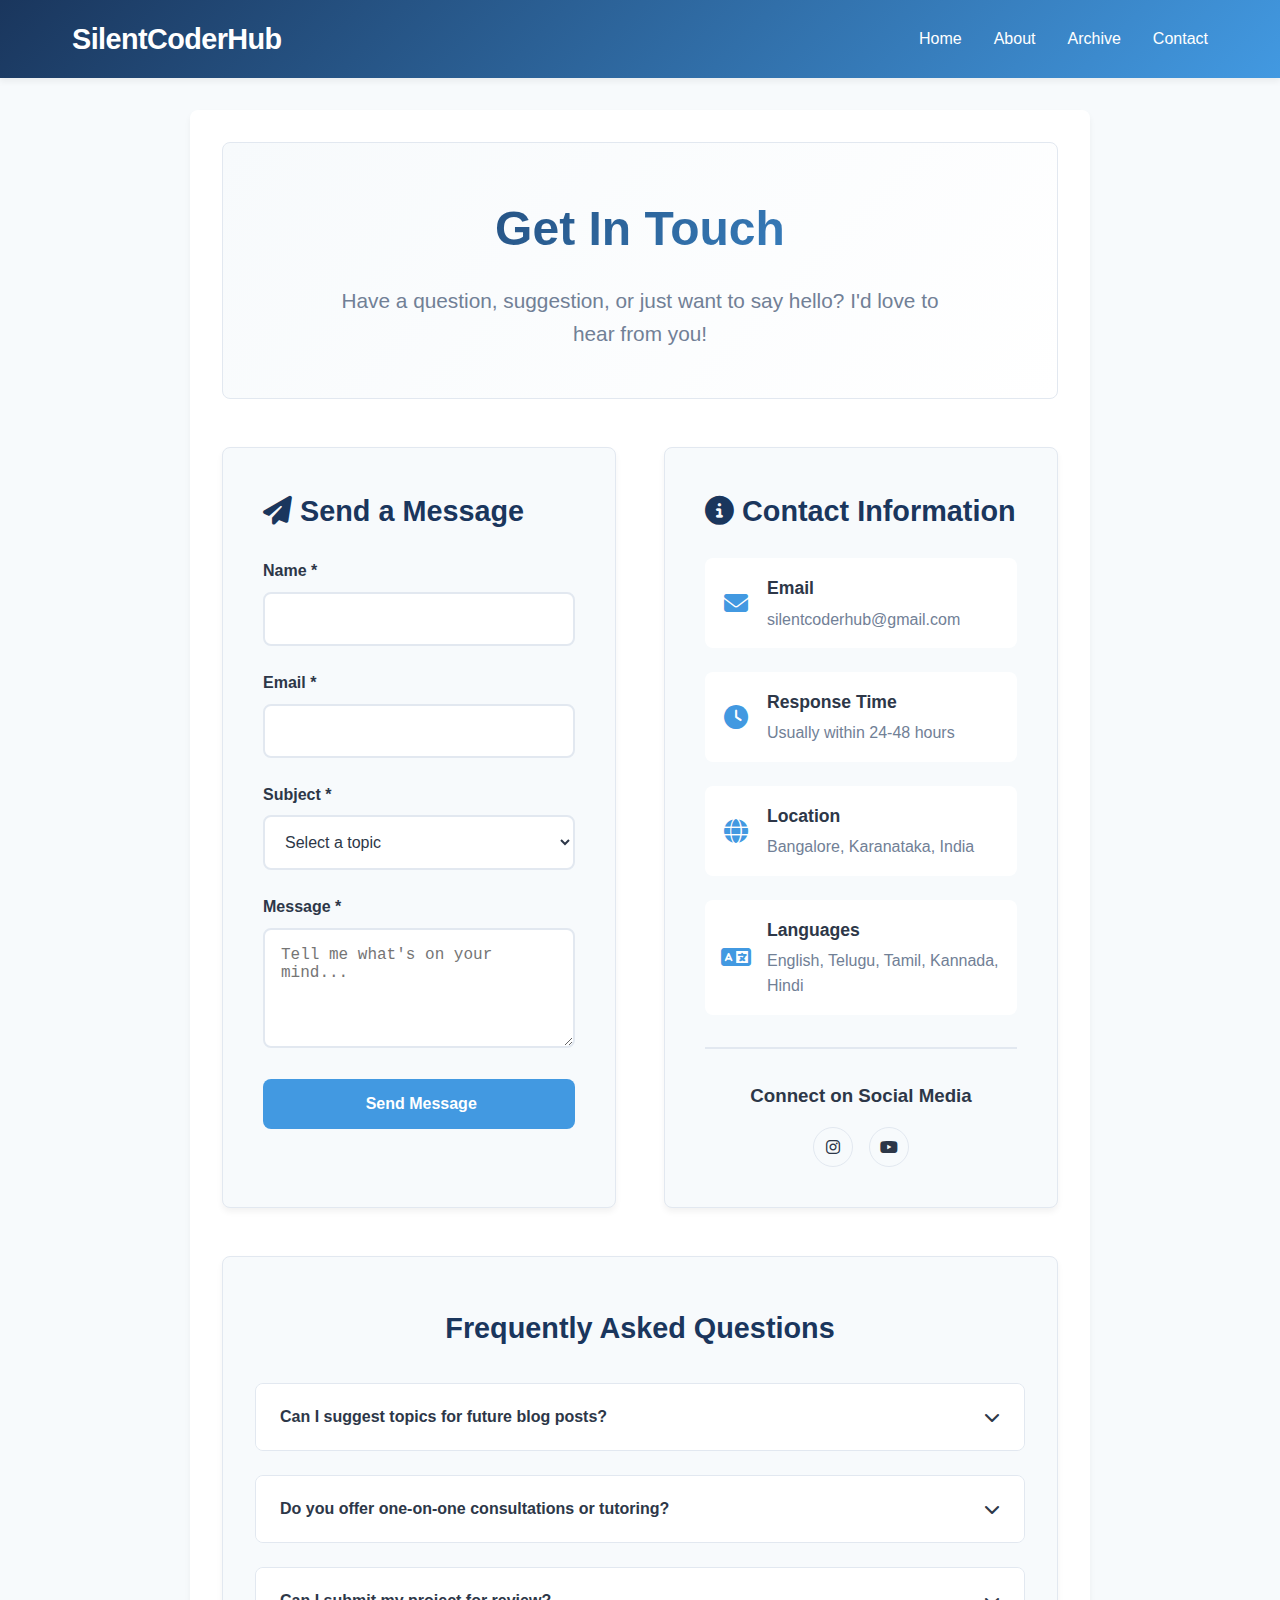
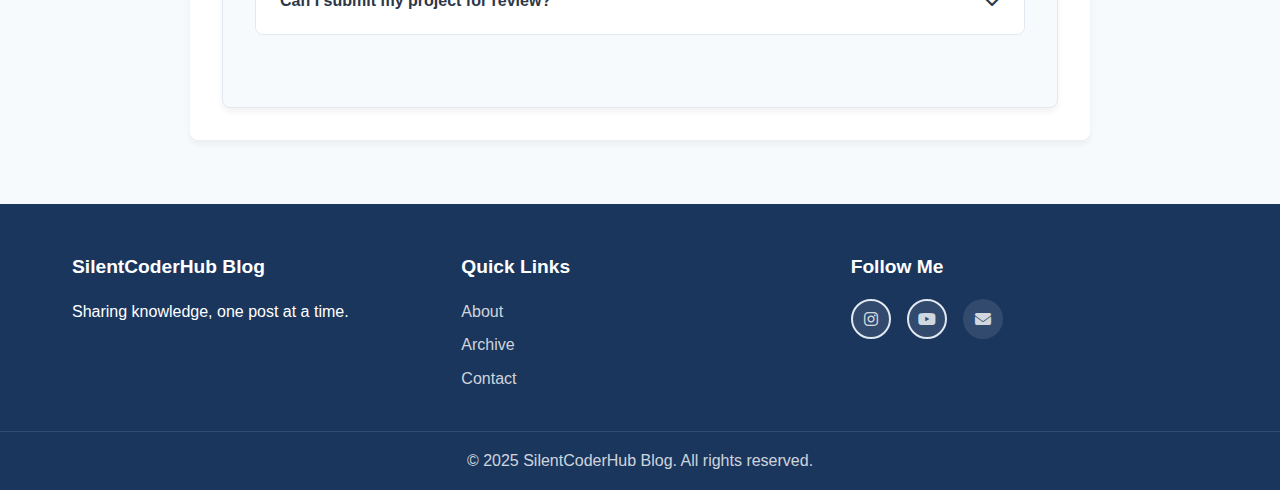
<file: contact.html>
<!DOCTYPE html>
<html lang="en">
<head>
    <meta charset="UTF-8">
    <meta name="viewport" content="width=device-width, initial-scale=1.0">
    <title>Contact - SilentCoderHub</title>
    
    <meta name="description" content="Get in touch with SilentCoderHub. Send questions, feedback, collaboration requests, or just say hello!">
    <meta name="keywords" content="SilentCoderHub, Contact, Feedback, Questions, Collaboration">
    <meta name="author" content="SilentCoderHub">
    
    <link rel="stylesheet" href="styles.css">
    <link href="https://cdnjs.cloudflare.com/ajax/libs/font-awesome/6.4.0/css/all.min.css" rel="stylesheet">
    
    <style>
        .hamburger {
            display: none;
            flex-direction: column;
            cursor: pointer;
        }

        .hamburger span {
            display: block;
            height: 3px;
            width: 25px;
            margin: 4px 0;
            background: var(--text-color);
        } 

        .page-container {
            max-width: 900px;
            margin: 2rem auto;
            padding: 2rem;
            background: var(--background);
            border-radius: var(--border-radius);
            box-shadow: var(--shadow);
        }

        .page-header {
            text-align: center;
            margin-bottom: 3rem;
            padding: 3rem 2rem;
            background: linear-gradient(135deg, var(--background-light), var(--background));
            border-radius: var(--border-radius);
            border: 1px solid var(--border-color);
        }

        .page-title {
            font-size: 3rem;
            font-weight: 900;
            margin-bottom: 1rem;
            background: linear-gradient(135deg, var(--primary-color), var(--secondary-color));
            -webkit-background-clip: text;
            -webkit-text-fill-color: transparent;
            background-clip: text;
        }

        .page-subtitle {
            font-size: 1.3rem;
            color: var(--text-light);
            max-width: 600px;
            margin: 0 auto;
        }

        .contact-content {
            display: grid;
            grid-template-columns: 1fr 1fr;
            gap: 3rem;
            margin-bottom: 3rem;
        }

        .contact-form, .contact-info {
            background: var(--background-light);
            padding: 2.5rem;
            border-radius: var(--border-radius);
            border: 1px solid var(--border-color);
            box-shadow: var(--shadow);
        }

        .contact-form h2, .contact-info h2 {
            color: var(--primary-color);
            margin-bottom: 1.5rem;
            font-size: 1.8rem;
        }

        .form-group {
            margin-bottom: 1.5rem;
        }

        .form-group label {
            display: block;
            margin-bottom: 0.5rem;
            color: var(--text-color);
            font-weight: 600;
        }

        .form-group input,
        .form-group select,
        .form-group textarea {
            width: 100%;
            padding: 1rem;
            border: 2px solid var(--border-color);
            border-radius: var(--border-radius);
            font-size: 1rem;
            transition: var(--transition);
            background: var(--background);
            color: var(--text-color);
        }

        .form-group input:focus,
        .form-group select:focus,
        .form-group textarea:focus {
            outline: none;
            border-color: var(--secondary-color);
            box-shadow: 0 0 0 3px rgba(66, 153, 225, 0.1);
        }

        .form-group textarea {
            resize: vertical;
            min-height: 120px;
        }

        .submit-btn {
            background: var(--secondary-color);
            color: white;
            padding: 1rem 2rem;
            border: none;
            border-radius: var(--border-radius);
            font-size: 1rem;
            font-weight: 600;
            cursor: pointer;
            transition: var(--transition);
            width: 100%;
        }

        .submit-btn:hover {
            background: var(--primary-color);
            transform: translateY(-2px);
        }

        .contact-methods {
            margin-bottom: 2rem;
        }

        .contact-method {
            display: flex;
            align-items: center;
            gap: 1rem;
            margin-bottom: 1.5rem;
            padding: 1rem;
            background: var(--background);
            border-radius: var(--border-radius);
            transition: var(--transition);
        }

        .contact-method:hover {
            transform: translateX(5px);
        }

        .contact-method i {
            font-size: 1.5rem;
            color: var(--secondary-color);
            width: 30px;
            text-align: center;
        }

        .contact-method-content h3 {
            color: var(--text-color);
            margin-bottom: 0.25rem;
            font-size: 1.1rem;
        }

        .contact-method-content p {
            color: var(--text-light);
            margin: 0;
        }

        .social-section {
            margin-top: 2rem;
            padding-top: 2rem;
            border-top: 2px solid var(--border-color);
        }

        .social-section h3 {
            color: var(--text-color);
            margin-bottom: 1rem;
            text-align: center;
        }

        .social-links {
            display: flex;
            justify-content: center;
            gap: 1rem;
            flex-wrap: wrap;
        }

        .social-link {
            display: flex;
            align-items: center;
            justify-content: center;
            width: 50px;
            height: 50px;
            background: var(--background-light);
            color: var(--text-color);
            border-radius: 50%;
            text-decoration: none;
            transition: var(--transition);
            border: 2px solid var(--border-color);
        }

        .social-link:hover {
            background: var(--secondary-color);
            color: white;
            transform: translateY(-3px);
        }

        .faq-section {
            background: var(--background-light);
            padding: 3rem 2rem;
            border-radius: var(--border-radius);
            border: 1px solid var(--border-color);
            box-shadow: var(--shadow);
        }

        .faq-section h2 {
            color: var(--primary-color);
            text-align: center;
            margin-bottom: 2rem;
            font-size: 1.8rem;
        }

        .faq-item {
            margin-bottom: 1.5rem;
            background: var(--background);
            border-radius: var(--border-radius);
            overflow: hidden;
            border: 1px solid var(--border-color);
        }

        .faq-question {
            background: var(--background);
            border: none;
            width: 100%;
            padding: 1.5rem;
            text-align: left;
            cursor: pointer;
            color: var(--text-color);
            font-weight: 600;
            font-size: 1rem;
            transition: var(--transition);
            display: flex;
            justify-content: space-between;
            align-items: center;
        }

        .faq-question:hover {
            background: var(--background-light);
        }

        .faq-answer {
            padding: 0 1.5rem 1.5rem 1.5rem;
            color: var(--text-light);
            line-height: 1.6;
            display: none;
        }

        .faq-answer.active {
            display: block;
        }

        @media (max-width: 768px) {
            .contact-content {
                grid-template-columns: 1fr;
                gap: 2rem;
            }
            .page-title {
                font-size: 2.5rem;
            }
        }
    </style>
</head>
<body>
    <div id="header"></div>
    <!-- Main Content -->
    <div class="page-container">
        <div class="page-header">
            <h1 class="page-title">Get In Touch</h1>
            <p class="page-subtitle">Have a question, suggestion, or just want to say hello? I'd love to hear from you!</p>
        </div>

        <div class="contact-content">
            <!-- Contact Form -->
            <div class="contact-form">
                <h2><i class="fas fa-paper-plane"></i> Send a Message</h2>
                <form id="contactForm">
                    <div class="form-group">
                        <label for="name">Name *</label>
                        <input type="text" id="name" name="name" required>
                    </div>
                    <div class="form-group">
                        <label for="email">Email *</label>
                        <input type="email" id="email" name="email" required>
                    </div>
                    <div class="form-group">
                        <label for="subject">Subject *</label>
                        <select id="subject" name="subject" required>
                            <option value="">Select a topic</option>
                            <option value="question">General Question</option>
                            <option value="feedback">Blog Feedback</option>
                            <option value="collaboration">Collaboration</option>
                            <option value="bug-report">Bug Report</option>
                            <option value="suggestion">Content Suggestion</option>
                            <option value="other">Other</option>
                        </select>
                    </div>
                    <div class="form-group">
                        <label for="message">Message *</label>
                        <textarea id="message" name="message" placeholder="Tell me what's on your mind..." required></textarea>
                    </div>
                    <button type="submit" class="submit-btn">
                        <i class="fas fa-send"></i> Send Message
                    </button>
                </form>
            </div>

            <!-- Contact Info -->
            <div class="contact-info">
                <h2><i class="fas fa-info-circle"></i> Contact Information</h2>
                <div class="contact-methods">
                    <div class="contact-method">
                        <i class="fas fa-envelope"></i>
                        <div class="contact-method-content">
                            <h3>Email</h3>
                            <p>silentcoderhub@gmail.com</p>
                        </div>
                    </div>
                    <div class="contact-method">
                        <i class="fas fa-clock"></i>
                        <div class="contact-method-content">
                            <h3>Response Time</h3>
                            <p>Usually within 24-48 hours</p>
                        </div>
                    </div>
                    <div class="contact-method">
                        <i class="fas fa-globe"></i>
                        <div class="contact-method-content">
                            <h3>Location</h3>
                            <p>Bangalore, Karanataka, India</p>
                        </div>
                    </div>
                    <div class="contact-method">
                        <i class="fas fa-language"></i>
                        <div class="contact-method-content">
                            <h3>Languages</h3>
                            <p>English, Telugu, Tamil, Kannada, Hindi</p>
                        </div>
                    </div>
                </div>
                <div class="social-section">
                    <h3>Connect on Social Media</h3>
                    <div class="social-links">
                        <!-- <a href="#" class="social-link" title="Twitter"><i class="fab fa-twitter"></i></a>
                        <a href="#" class="social-link" title="LinkedIn"><i class="fab fa-linkedin"></i></a>
                        <a href="#" class="social-link" title="GitHub"><i class="fab fa-github"></i></a> -->
                        <a href="https://www.instagram.com/silentcoderhub/" class="social-link" title="Instagram"><i class="fab fa-instagram"></i></a>
                        <a href="https://www.youtube.com/@SilentCoderHub" class="social-link" title="YouTube"><i class="fab fa-youtube"></i></a>
                    </div>
                </div>
            </div>
        </div>

        <!-- FAQ Section -->
        <div class="faq-section">
            <h2>Frequently Asked Questions</h2>
            <div class="faq-item">
                <button class="faq-question">Can I suggest topics for future blog posts? <i class="fas fa-chevron-down"></i></button>
                <div class="faq-answer">
                    Absolutely! I'm always looking for new ideas and topics to cover. Feel free to send me your suggestions through the contact form or social media.
                </div>
            </div>
            <div class="faq-item">
                <button class="faq-question">Do you offer one-on-one consultations or tutoring? <i class="fas fa-chevron-down"></i></button>
                <div class="faq-answer">
                    While I primarily focus on creating blog content, I'm open to discussing specific collaboration opportunities. Please reach out with details about what you're looking for.
                </div>
            </div>
            <div class="faq-item">
                <button class="faq-question">Can I submit my project for review? <i class="fas fa-chevron-down"></i></button>
                <div class="faq-answer">
                    Yes! You can submit your project ideas or code snippets for feedback through the contact form. I'll do my best to provide constructive guidance.
                </div>
            </div>
        </div>
    </div>
    <div id="footer"></div>

    <!-- JavaScript for FAQ and Form -->
    <script>
        // FAQ Toggle
        const faqQuestions = document.querySelectorAll('.faq-question');
        faqQuestions.forEach(question => {
            question.addEventListener('click', () => {
                const answer = question.nextElementSibling;
                answer.classList.toggle('active');
                const icon = question.querySelector('i');
                icon.classList.toggle('fa-chevron-down');
                icon.classList.toggle('fa-chevron-up');
            });
        });

        // Contact Form Submission (demo)
        const contactForm = document.getElementById('contactForm');
        contactForm.addEventListener('submit', (e) => {
            e.preventDefault();
            alert('Form submitted successfully!');
            contactForm.reset();
        });
    </script>
    <script src="script.js"></script>

</body>
</html>
</file>
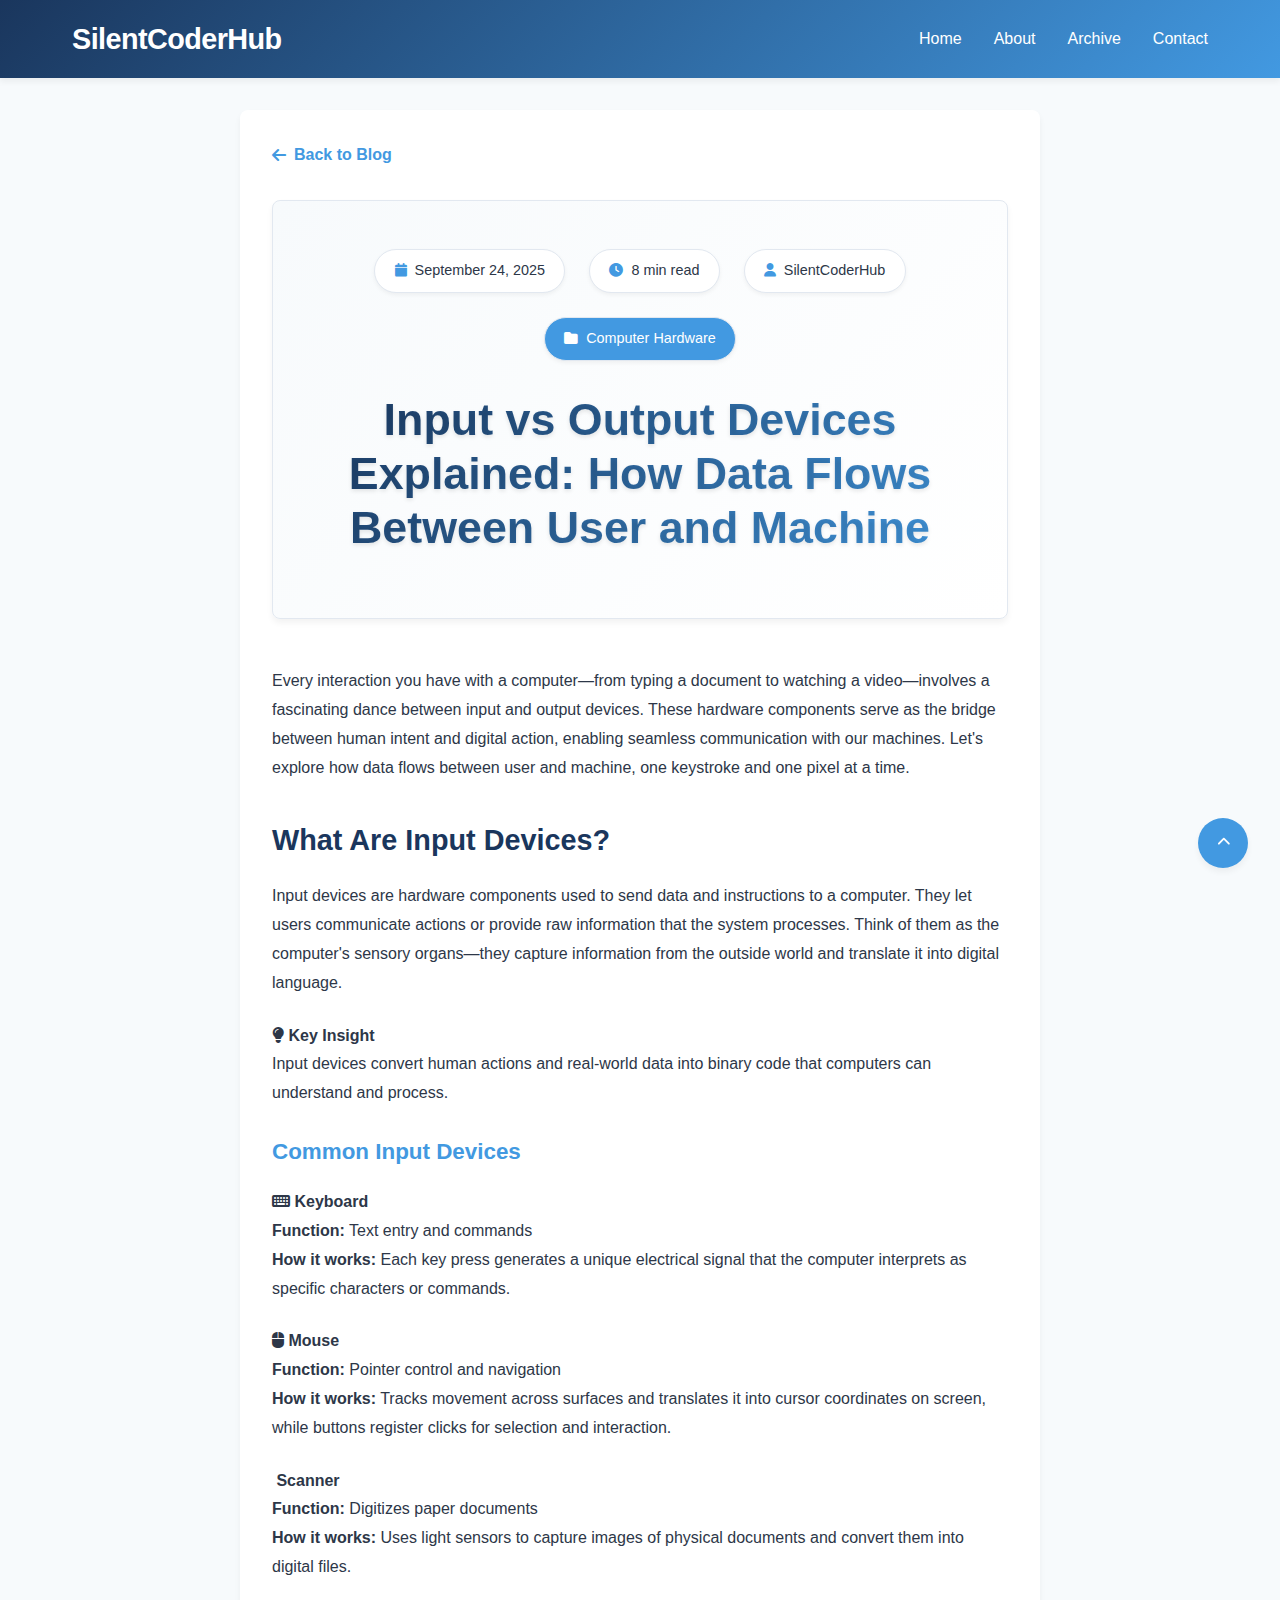
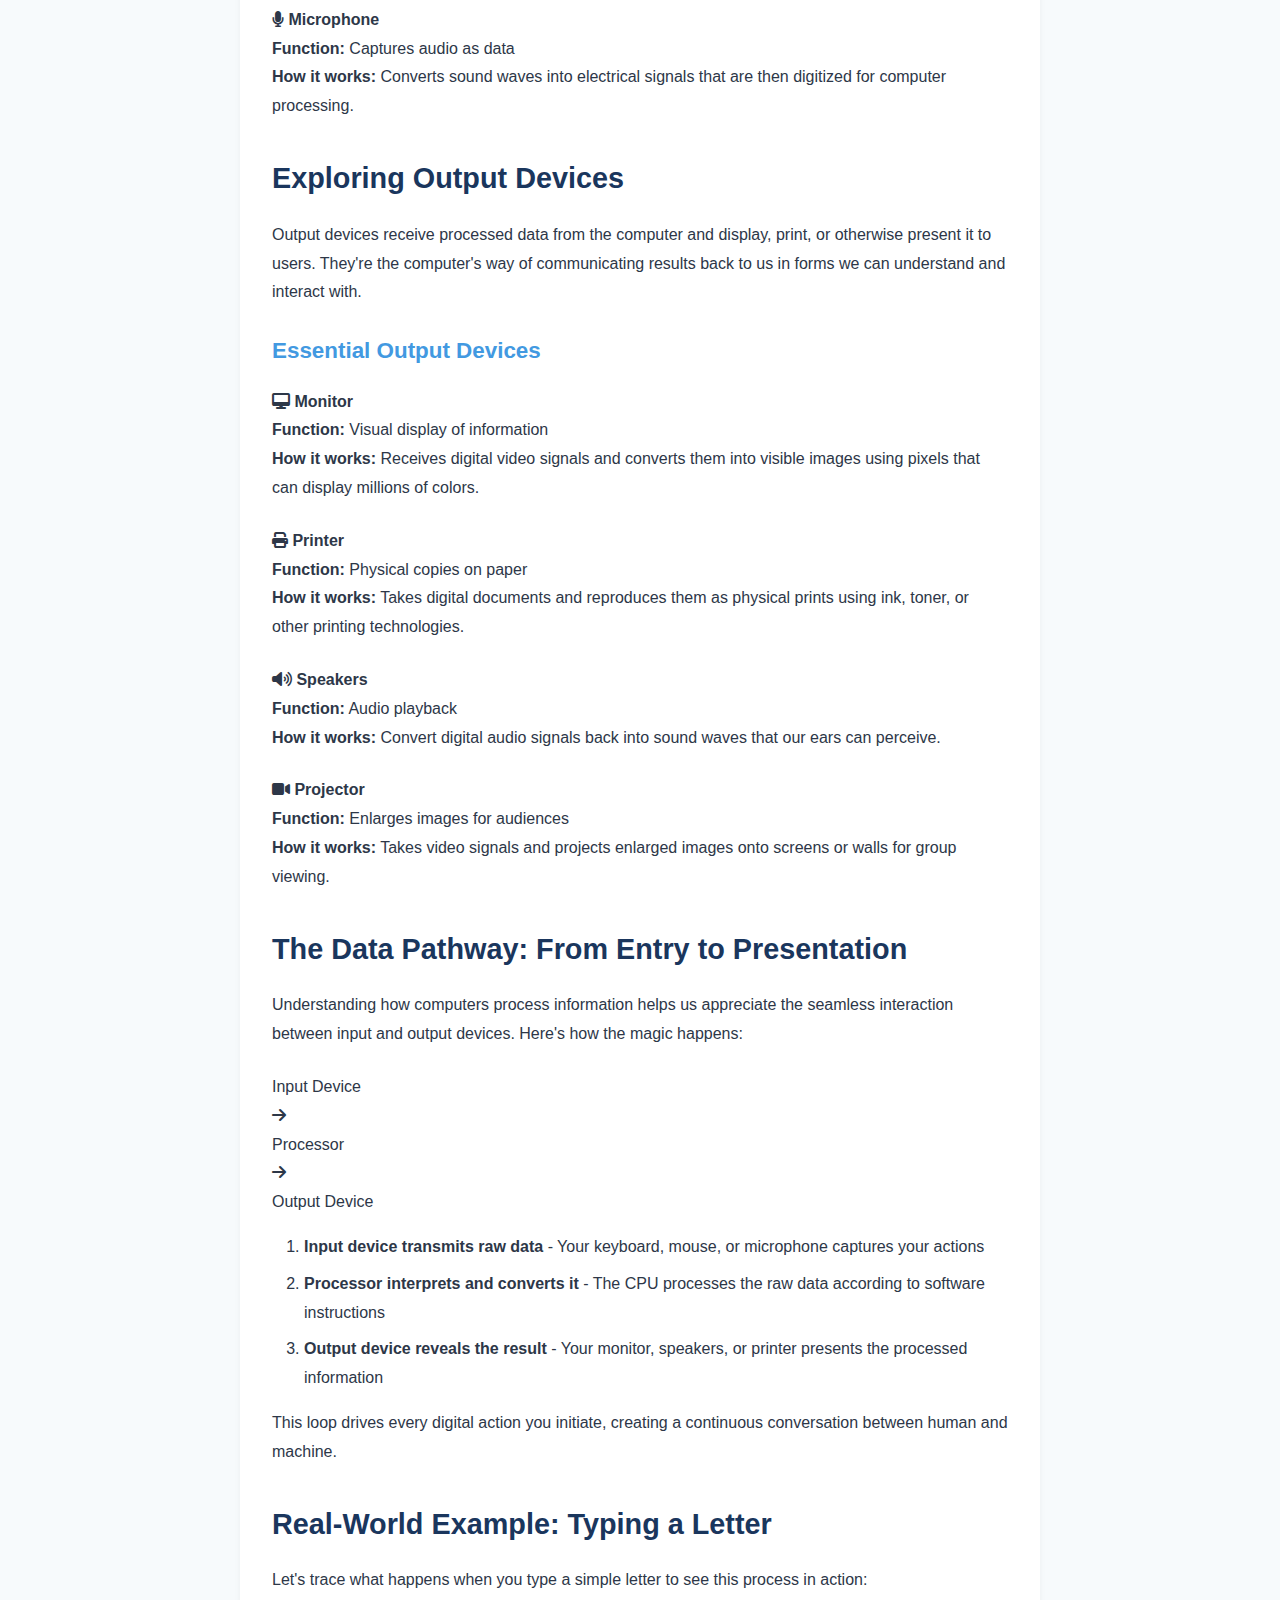
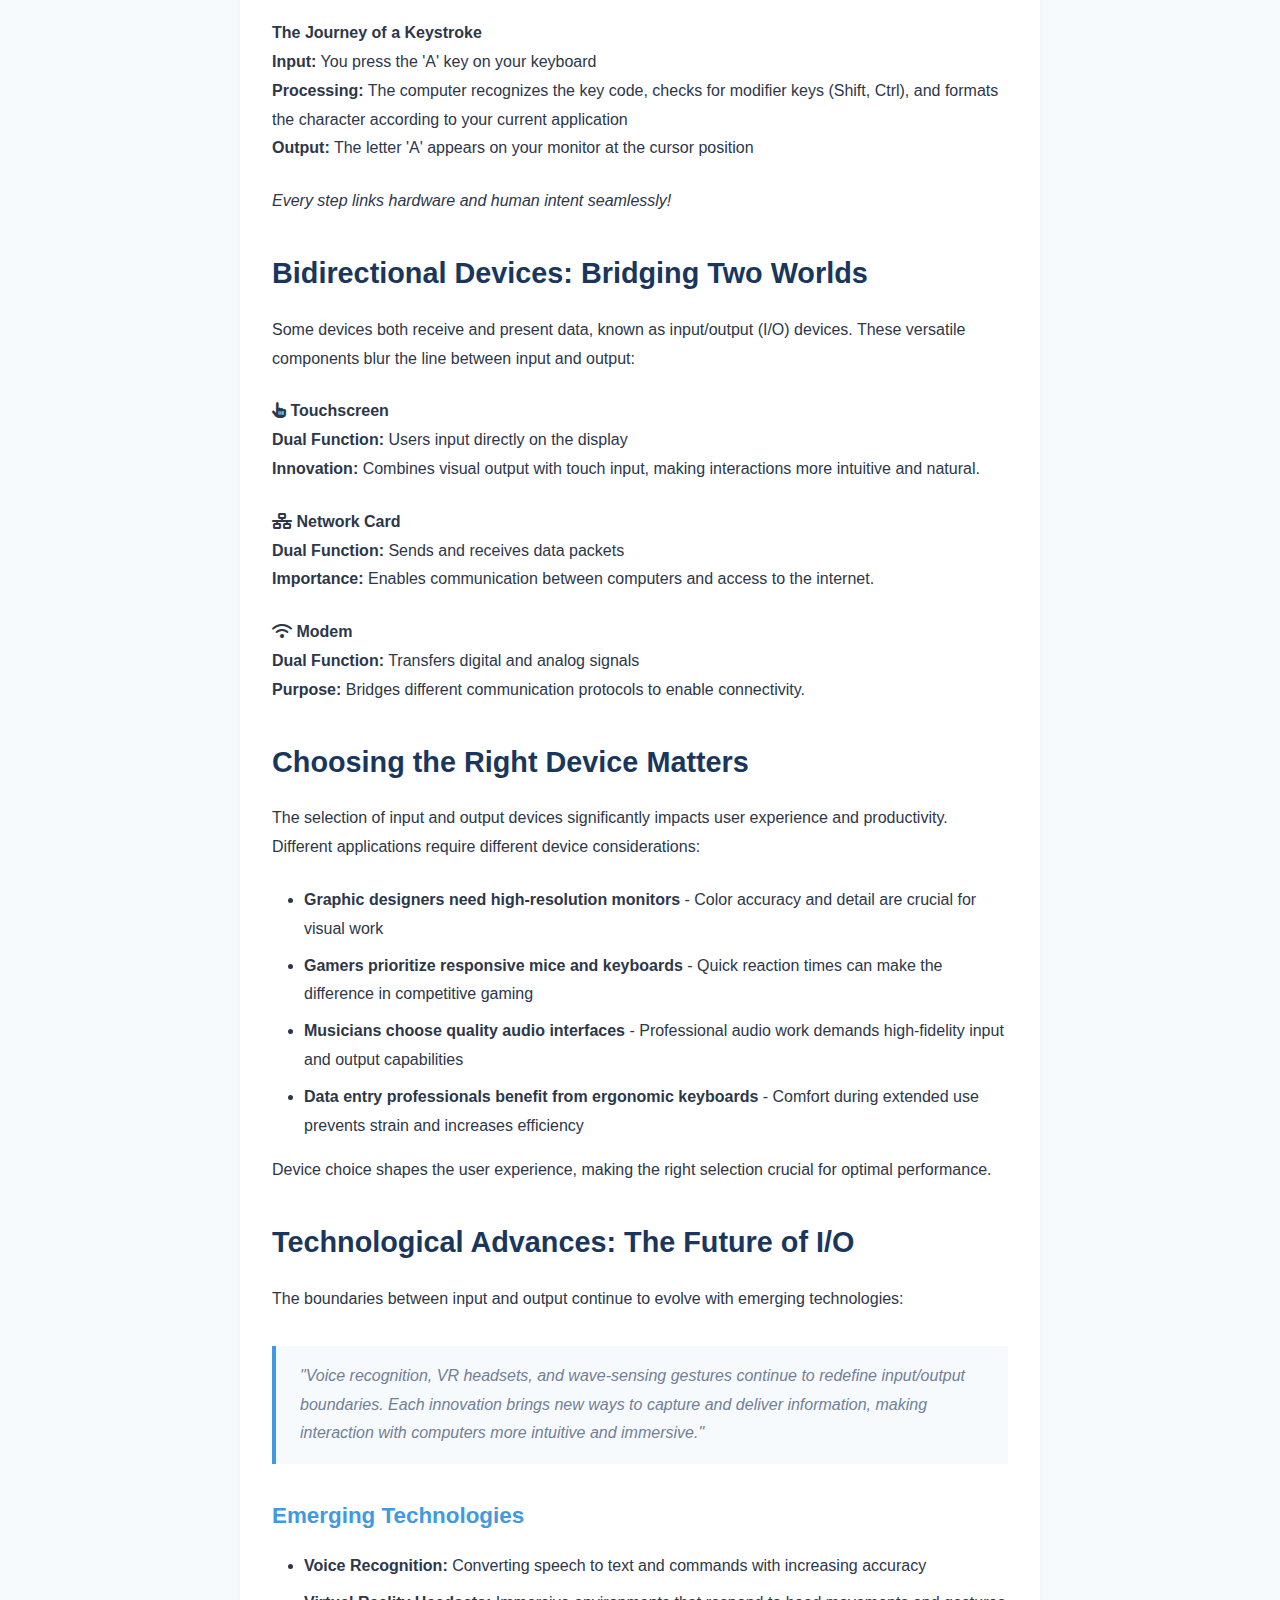
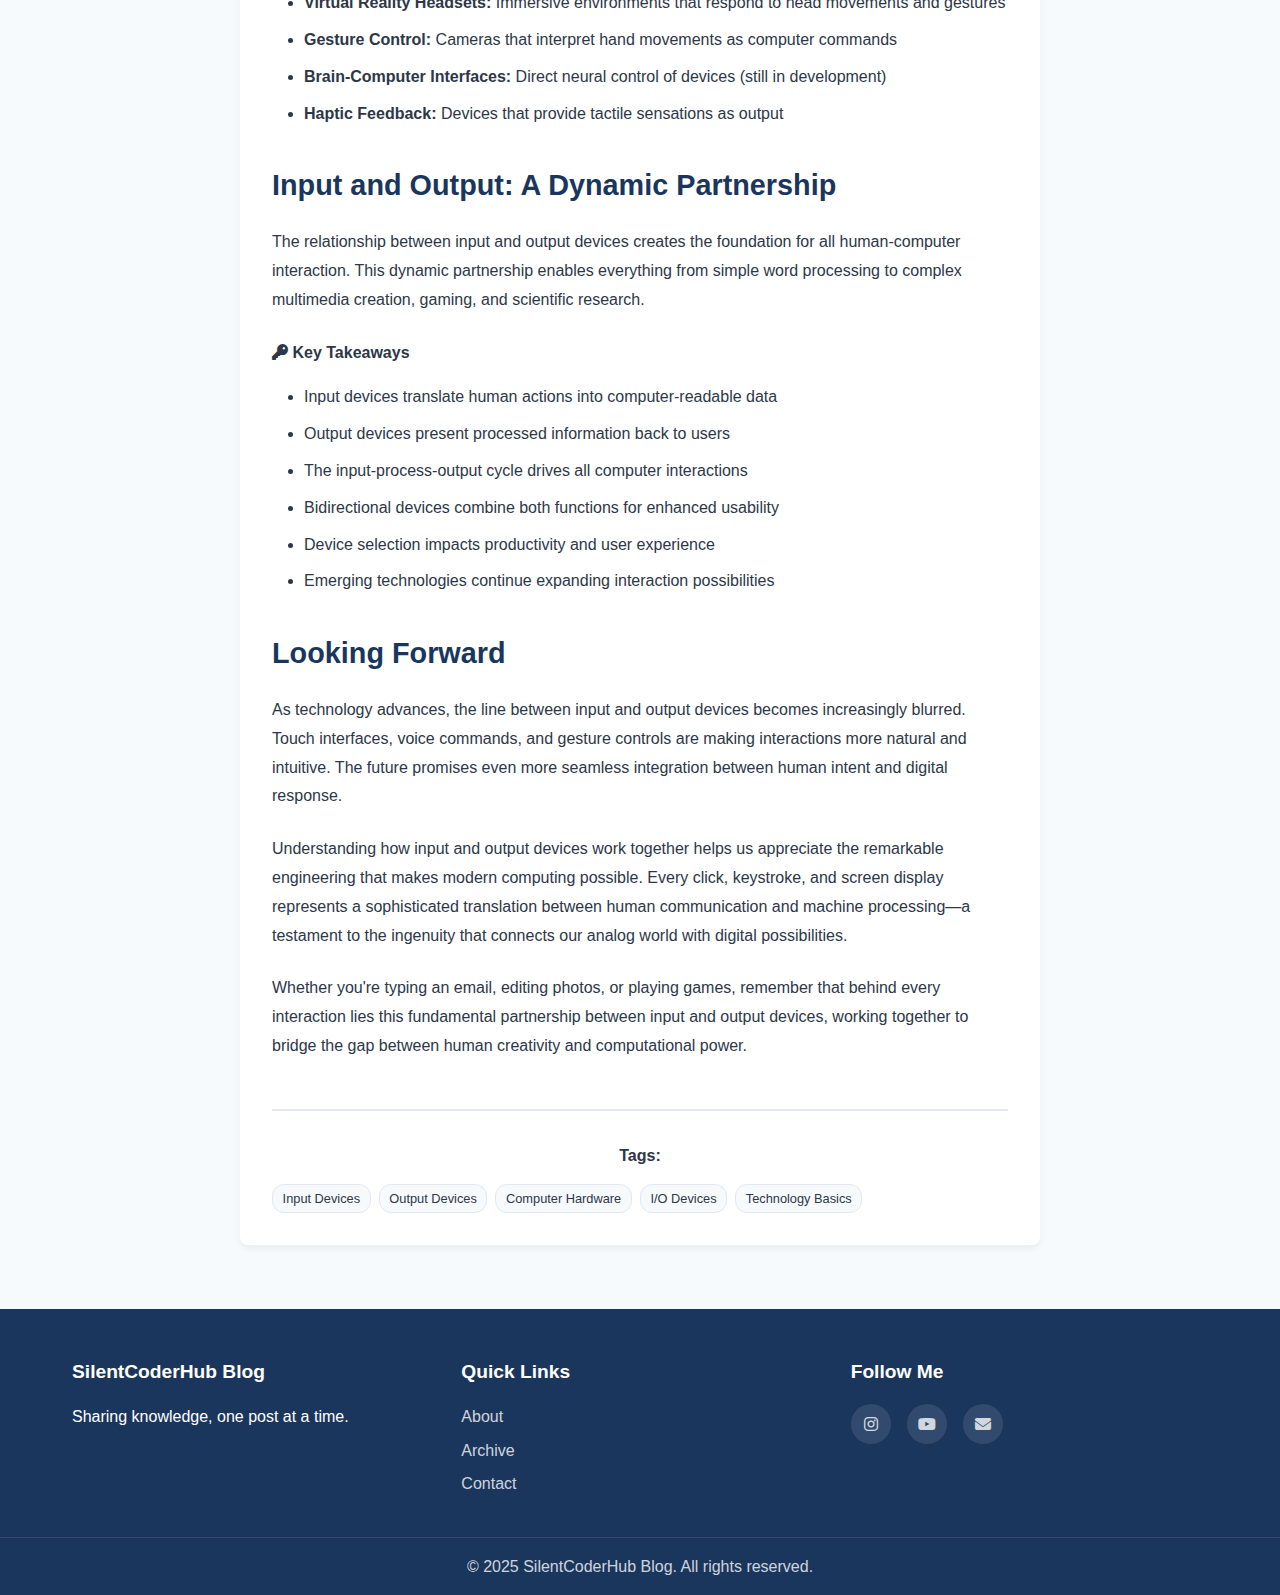
<file: posts/input-vs-output-devices-explained.html>
<!DOCTYPE html>
<html lang="en">
<head>
    <meta charset="UTF-8">
    <meta name="viewport" content="width=device-width, initial-scale=1.0">
    <title>Input vs Output Devices Explained: How Data Flows Between User and Machine - SilentCoderHub</title>
    
    <!-- Post Metadata for Blog Parser -->
    <meta name="description" content="Delve into the fascinating relationship between input and output devices. See how they enable our interaction with computers one keystroke, one pixel at a time!">
    <meta name="keywords" content="Input Devices, Output Devices, Computer Hardware, I/O Devices, Technology Basics">
    <meta name="author" content="SilentCoderHub">
    <meta name="date" content="2025-09-20">
    <meta name="category" content="Computer Hardware">
    
    <!-- Open Graph / Facebook -->
    <meta property="og:type" content="article">
    <meta property="og:title" content="Input vs Output Devices Explained: How Data Flows Between User and Machine">
    <meta property="og:description" content="Delve into the fascinating relationship between input and output devices. See how they enable our interaction with computers one keystroke, one pixel at a time!">
    <meta property="og:url" content="https://yoursite.com/posts/input-vs-output-devices-explained.html">
    <meta property="article:published_time" content="2025-09-24">
    <meta property="article:author" content="SilentCoderHub">
    
    <!-- Twitter -->
    <meta property="twitter:card" content="summary_large_image">
    <meta property="twitter:title" content="Input vs Output Devices Explained: How Data Flows Between User and Machine">
    <meta property="twitter:description" content="Delve into the fascinating relationship between input and output devices. See how they enable our interaction with computers one keystroke, one pixel at a time!">
    
    <link rel="stylesheet" href="../styles.css">
    <link href="https://cdnjs.cloudflare.com/ajax/libs/font-awesome/6.4.0/css/all.min.css" rel="stylesheet">
    
    <style>
        /* Enhanced Post Header Styling */
        .post-container {
            max-width: 800px;
            margin: 0 auto;
            padding: 2rem;
            background: var(--background);
            border-radius: var(--border-radius);
            box-shadow: var(--shadow);
            margin-top: 2rem;
        }

        .post-header-content {
            text-align: center;
            background: linear-gradient(135deg, var(--background-light), var(--background));
            padding: 3rem 2rem;
            border-radius: var(--border-radius);
            margin-bottom: 3rem;
            border: 1px solid var(--border-color);
            box-shadow: 0 4px 6px rgba(0, 0, 0, 0.05);
        }

        .post-meta-info {
            display: flex;
            justify-content: center;
            gap: 1.5rem;
            margin-bottom: 2rem;
            flex-wrap: wrap;
        }

        .post-meta-info span {
            color: var(--text-color);
            display: flex;
            align-items: center;
            gap: 0.5rem;
            background: var(--background);
            padding: 0.6rem 1.2rem;
            border-radius: 25px;
            font-weight: 500;
            font-size: 0.9rem;
            border: 1px solid var(--border-color);
            transition: var(--transition);
            box-shadow: 0 2px 4px rgba(0, 0, 0, 0.05);
        }

        .post-meta-info span:hover {
            transform: translateY(-1px);
            box-shadow: 0 4px 8px rgba(0, 0, 0, 0.1);
        }

        .post-meta-info span i {
            color: var(--secondary-color);
            font-size: 0.85rem;
        }

        .post-category {
            background: var(--secondary-color) !important;
            color: white !important;
            font-weight: 600;
        }

        .post-category i {
            color: white !important;
        }

        .post-title-main {
            font-size: 2.8rem;
            font-weight: 900;
            margin-bottom: 1rem;
            line-height: 1.2;
            background: linear-gradient(135deg, var(--primary-color), var(--secondary-color));
            -webkit-background-clip: text;
            -webkit-text-fill-color: transparent;
            background-clip: text;
            text-shadow: 0 2px 4px rgba(0, 0, 0, 0.1);
        }

        .post-subtitle {
            font-size: 1.2rem;
            color: var(--text-light);
            font-weight: 400;
            margin-top: 1rem;
            max-width: 600px;
            margin-left: auto;
            margin-right: auto;
            line-height: 1.4;
        }
        
        .post-content {
            line-height: 1.8;
            color: var(--text-color);
        }
        
        .post-content h2 {
            font-size: 1.8rem;
            margin: 2rem 0 1rem 0;
            color: var(--primary-color);
        }
        
        .post-content h3 {
            font-size: 1.4rem;
            margin: 1.5rem 0 1rem 0;
            color: var(--secondary-color);
        }
        
        .post-content p {
            margin-bottom: 1.5rem;
        }
        
        .post-content ul, .post-content ol {
            margin: 1rem 0 1rem 2rem;
        }
        
        .post-content li {
            margin-bottom: 0.5rem;
        }
        
        .post-content blockquote {
            background: var(--background-light);
            border-left: 4px solid var(--secondary-color);
            padding: 1rem 1.5rem;
            margin: 2rem 0;
            font-style: italic;
            color: var(--text-light);
        }
        
        .post-content code {
            background: var(--background-light);
            padding: 0.2rem 0.4rem;
            border-radius: 4px;
            font-family: 'Courier New', monospace;
            font-size: 0.9em;
        }
        
        .post-content pre {
            background: var(--primary-color);
            color: white;
            padding: 1.5rem;
            border-radius: var(--border-radius);
            overflow-x: auto;
            margin: 2rem 0;
        }
        
        .post-content pre code {
            background: none;
            padding: 0;
            color: inherit;
        }
        
        .back-to-blog {
            display: inline-flex;
            align-items: center;
            gap: 0.5rem;
            color: var(--secondary-color);
            text-decoration: none;
            font-weight: 600;
            margin-bottom: 2rem;
            transition: var(--transition);
        }
        
        .back-to-blog:hover {
            color: var(--primary-color);
            transform: translateX(-2px);
        }
        
        .post-tags-section {
            margin-top: 3rem;
            padding-top: 2rem;
            border-top: 2px solid var(--border-color);
            text-align: center;
        }
        
        .post-tags-section h4 {
            margin-bottom: 1rem;
            color: var(--text-color);
        }
        
        /* Enhanced responsive design */
        @media (max-width: 768px) {
            .post-container {
                margin: 1rem;
                padding: 1rem;
            }
            
            .post-header-content {
                padding: 2rem 1rem;
            }
            
            .post-title-main {
                font-size: 2.2rem;
            }
            
            .post-meta-info {
                gap: 0.75rem;
            }
            
            .post-meta-info span {
                font-size: 0.8rem;
                padding: 0.5rem 1rem;
            }
        }

        @media (max-width: 480px) {
            .post-meta-info {
                flex-direction: column;
                align-items: center;
                gap: 0.5rem;
            }
            
            .post-meta-info span {
                min-width: 150px;
                justify-content: center;
            }
            
            .post-title-main {
                font-size: 1.8rem;
            }
        }
    </style>
</head>
<body>
    <div id="header"></div>
  <!-- Main Content -->
    <div class="post-container">
        <a href="../index.html" class="back-to-blog">
            <i class="fas fa-arrow-left"></i> Back to Blog
        </a>
        
        <article>
            <header class="post-header-content">
                <div class="post-meta-info">
                    <span><i class="fas fa-calendar"></i> September 24, 2025</span>
                    <span><i class="fas fa-clock"></i> 8 min read</span>
                    <span><i class="fas fa-user"></i> SilentCoderHub</span>
                    <span class="post-category"><i class="fas fa-folder"></i> Computer Hardware</span>
                </div>
                <h1 class="post-title-main">Input vs Output Devices Explained: How Data Flows Between User and Machine</h1>
            </header>
            
            <div class="post-content">
                <p>Every interaction you have with a computer—from typing a document to watching a video—involves a fascinating dance between input and output devices. These hardware components serve as the bridge between human intent and digital action, enabling seamless communication with our machines. Let's explore how data flows between user and machine, one keystroke and one pixel at a time.</p>

                <h2>What Are Input Devices?</h2>
                
                <p>Input devices are hardware components used to send data and instructions to a computer. They let users communicate actions or provide raw information that the system processes. Think of them as the computer's sensory organs—they capture information from the outside world and translate it into digital language.</p>

                <div class="highlight-box">
                    <h4><i class="fas fa-lightbulb"></i> Key Insight</h4>
                    <p>Input devices convert human actions and real-world data into binary code that computers can understand and process.</p>
                </div>

                <h3>Common Input Devices</h3>

                <div class="device-example">
                    <h4><i class="fas fa-keyboard"></i> Keyboard</h4>
                    <p><strong>Function:</strong> Text entry and commands<br>
                    <strong>How it works:</strong> Each key press generates a unique electrical signal that the computer interprets as specific characters or commands.</p>
                </div>

                <div class="device-example">
                    <h4><i class="fas fa-mouse"></i> Mouse</h4>
                    <p><strong>Function:</strong> Pointer control and navigation<br>
                    <strong>How it works:</strong> Tracks movement across surfaces and translates it into cursor coordinates on screen, while buttons register clicks for selection and interaction.</p>
                </div>

                <div class="device-example">
                    <h4><i class="fas fa-scan"></i> Scanner</h4>
                    <p><strong>Function:</strong> Digitizes paper documents<br>
                    <strong>How it works:</strong> Uses light sensors to capture images of physical documents and convert them into digital files.</p>
                </div>

                <div class="device-example">
                    <h4><i class="fas fa-microphone"></i> Microphone</h4>
                    <p><strong>Function:</strong> Captures audio as data<br>
                    <strong>How it works:</strong> Converts sound waves into electrical signals that are then digitized for computer processing.</p>
                </div>

                <h2>Exploring Output Devices</h2>

                <p>Output devices receive processed data from the computer and display, print, or otherwise present it to users. They're the computer's way of communicating results back to us in forms we can understand and interact with.</p>

                <h3>Essential Output Devices</h3>

                <div class="device-example">
                    <h4><i class="fas fa-desktop"></i> Monitor</h4>
                    <p><strong>Function:</strong> Visual display of information<br>
                    <strong>How it works:</strong> Receives digital video signals and converts them into visible images using pixels that can display millions of colors.</p>
                </div>

                <div class="device-example">
                    <h4><i class="fas fa-print"></i> Printer</h4>
                    <p><strong>Function:</strong> Physical copies on paper<br>
                    <strong>How it works:</strong> Takes digital documents and reproduces them as physical prints using ink, toner, or other printing technologies.</p>
                </div>

                <div class="device-example">
                    <h4><i class="fas fa-volume-up"></i> Speakers</h4>
                    <p><strong>Function:</strong> Audio playback<br>
                    <strong>How it works:</strong> Convert digital audio signals back into sound waves that our ears can perceive.</p>
                </div>

                <div class="device-example">
                    <h4><i class="fas fa-video"></i> Projector</h4>
                    <p><strong>Function:</strong> Enlarges images for audiences<br>
                    <strong>How it works:</strong> Takes video signals and projects enlarged images onto screens or walls for group viewing.</p>
                </div>

                <h2>The Data Pathway: From Entry to Presentation</h2>

                <p>Understanding how computers process information helps us appreciate the seamless interaction between input and output devices. Here's how the magic happens:</p>

                <div class="data-flow">
                    <div class="flow-step">Input Device</div>
                    <div class="flow-arrow"><i class="fas fa-arrow-right"></i></div>
                    <div class="flow-step">Processor</div>
                    <div class="flow-arrow"><i class="fas fa-arrow-right"></i></div>
                    <div class="flow-step">Output Device</div>
                </div>

                <ol>
                    <li><strong>Input device transmits raw data</strong> - Your keyboard, mouse, or microphone captures your actions</li>
                    <li><strong>Processor interprets and converts it</strong> - The CPU processes the raw data according to software instructions</li>
                    <li><strong>Output device reveals the result</strong> - Your monitor, speakers, or printer presents the processed information</li>
                </ol>

                <p>This loop drives every digital action you initiate, creating a continuous conversation between human and machine.</p>

                <h2>Real-World Example: Typing a Letter</h2>

                <p>Let's trace what happens when you type a simple letter to see this process in action:</p>

                <div class="highlight-box">
                    <h4>The Journey of a Keystroke</h4>
                    <p><strong>Input:</strong> You press the 'A' key on your keyboard<br>
                    <strong>Processing:</strong> The computer recognizes the key code, checks for modifier keys (Shift, Ctrl), and formats the character according to your current application<br>
                    <strong>Output:</strong> The letter 'A' appears on your monitor at the cursor position</p>
                    <p><em>Every step links hardware and human intent seamlessly!</em></p>
                </div>

                <h2>Bidirectional Devices: Bridging Two Worlds</h2>

                <p>Some devices both receive and present data, known as input/output (I/O) devices. These versatile components blur the line between input and output:</p>

                <div class="device-example">
                    <h4><i class="fas fa-hand-pointer"></i> Touchscreen</h4>
                    <p><strong>Dual Function:</strong> Users input directly on the display<br>
                    <strong>Innovation:</strong> Combines visual output with touch input, making interactions more intuitive and natural.</p>
                </div>

                <div class="device-example">
                    <h4><i class="fas fa-network-wired"></i> Network Card</h4>
                    <p><strong>Dual Function:</strong> Sends and receives data packets<br>
                    <strong>Importance:</strong> Enables communication between computers and access to the internet.</p>
                </div>

                <div class="device-example">
                    <h4><i class="fas fa-wifi"></i> Modem</h4>
                    <p><strong>Dual Function:</strong> Transfers digital and analog signals<br>
                    <strong>Purpose:</strong> Bridges different communication protocols to enable connectivity.</p>
                </div>

                <h2>Choosing the Right Device Matters</h2>

                <p>The selection of input and output devices significantly impacts user experience and productivity. Different applications require different device considerations:</p>

                <ul>
                    <li><strong>Graphic designers need high-resolution monitors</strong> - Color accuracy and detail are crucial for visual work</li>
                    <li><strong>Gamers prioritize responsive mice and keyboards</strong> - Quick reaction times can make the difference in competitive gaming</li>
                    <li><strong>Musicians choose quality audio interfaces</strong> - Professional audio work demands high-fidelity input and output capabilities</li>
                    <li><strong>Data entry professionals benefit from ergonomic keyboards</strong> - Comfort during extended use prevents strain and increases efficiency</li>
                </ul>

                <p>Device choice shapes the user experience, making the right selection crucial for optimal performance.</p>

                <h2>Technological Advances: The Future of I/O</h2>

                <p>The boundaries between input and output continue to evolve with emerging technologies:</p>

                <blockquote>
                    "Voice recognition, VR headsets, and wave-sensing gestures continue to redefine input/output boundaries. Each innovation brings new ways to capture and deliver information, making interaction with computers more intuitive and immersive."
                </blockquote>

                <h3>Emerging Technologies</h3>

                <ul>
                    <li><strong>Voice Recognition:</strong> Converting speech to text and commands with increasing accuracy</li>
                    <li><strong>Virtual Reality Headsets:</strong> Immersive environments that respond to head movements and gestures</li>
                    <li><strong>Gesture Control:</strong> Cameras that interpret hand movements as computer commands</li>
                    <li><strong>Brain-Computer Interfaces:</strong> Direct neural control of devices (still in development)</li>
                    <li><strong>Haptic Feedback:</strong> Devices that provide tactile sensations as output</li>
                </ul>

                <h2>Input and Output: A Dynamic Partnership</h2>

                <p>The relationship between input and output devices creates the foundation for all human-computer interaction. This dynamic partnership enables everything from simple word processing to complex multimedia creation, gaming, and scientific research.</p>

                <div class="highlight-box">
                    <h4><i class="fas fa-key"></i> Key Takeaways</h4>
                    <ul>
                        <li>Input devices translate human actions into computer-readable data</li>
                        <li>Output devices present processed information back to users</li>
                        <li>The input-process-output cycle drives all computer interactions</li>
                        <li>Bidirectional devices combine both functions for enhanced usability</li>
                        <li>Device selection impacts productivity and user experience</li>
                        <li>Emerging technologies continue expanding interaction possibilities</li>
                    </ul>
                </div>

                <h2>Looking Forward</h2>

                <p>As technology advances, the line between input and output devices becomes increasingly blurred. Touch interfaces, voice commands, and gesture controls are making interactions more natural and intuitive. The future promises even more seamless integration between human intent and digital response.</p>

                <p>Understanding how input and output devices work together helps us appreciate the remarkable engineering that makes modern computing possible. Every click, keystroke, and screen display represents a sophisticated translation between human communication and machine processing—a testament to the ingenuity that connects our analog world with digital possibilities.</p>

                <p>Whether you're typing an email, editing photos, or playing games, remember that behind every interaction lies this fundamental partnership between input and output devices, working together to bridge the gap between human creativity and computational power.</p>
            </div>
            
            <div class="post-tags-section">
                <h4>Tags:</h4>
                <div class="tags">
                    <a href="#" class="tag">Input Devices</a>
                    <a href="#" class="tag">Output Devices</a>
                    <a href="#" class="tag">Computer Hardware</a>
                    <a href="#" class="tag">I/O Devices</a>
                    <a href="#" class="tag">Technology Basics</a>
                </div>
            </div>
        </article>
    </div>


    <div id="footer"></div>
    <script>
        fetch("footer.html")
            .then(response => response.text())
            .then(data => {
                document.getElementById("footer").innerHTML = data;
            });
    </script>
    <script src="script.js"></script>
    <!-- Back to Top Button -->
    <button onclick="window.scrollTo({top: 0, behavior: 'smooth'})" class="back-to-top show">
        <i class="fas fa-chevron-up"></i>
    </button>
</body>
</html>
</file>
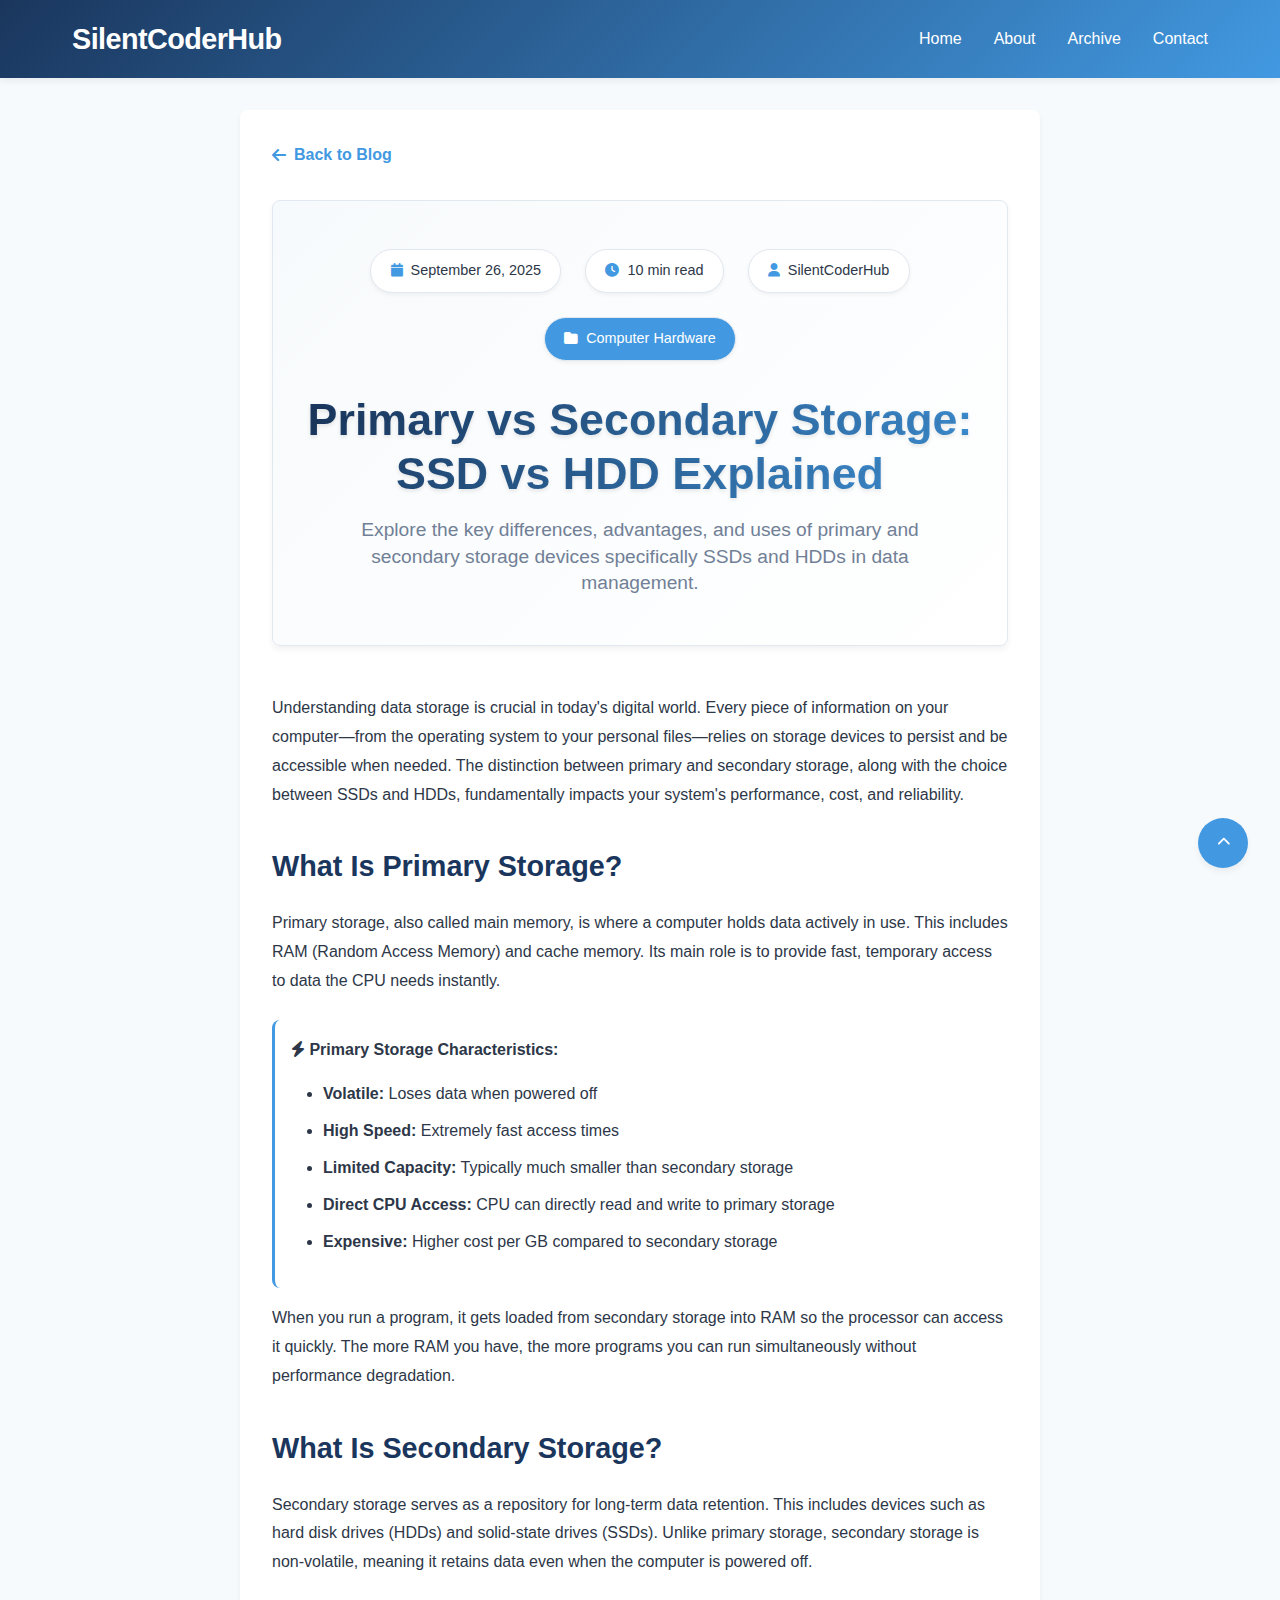
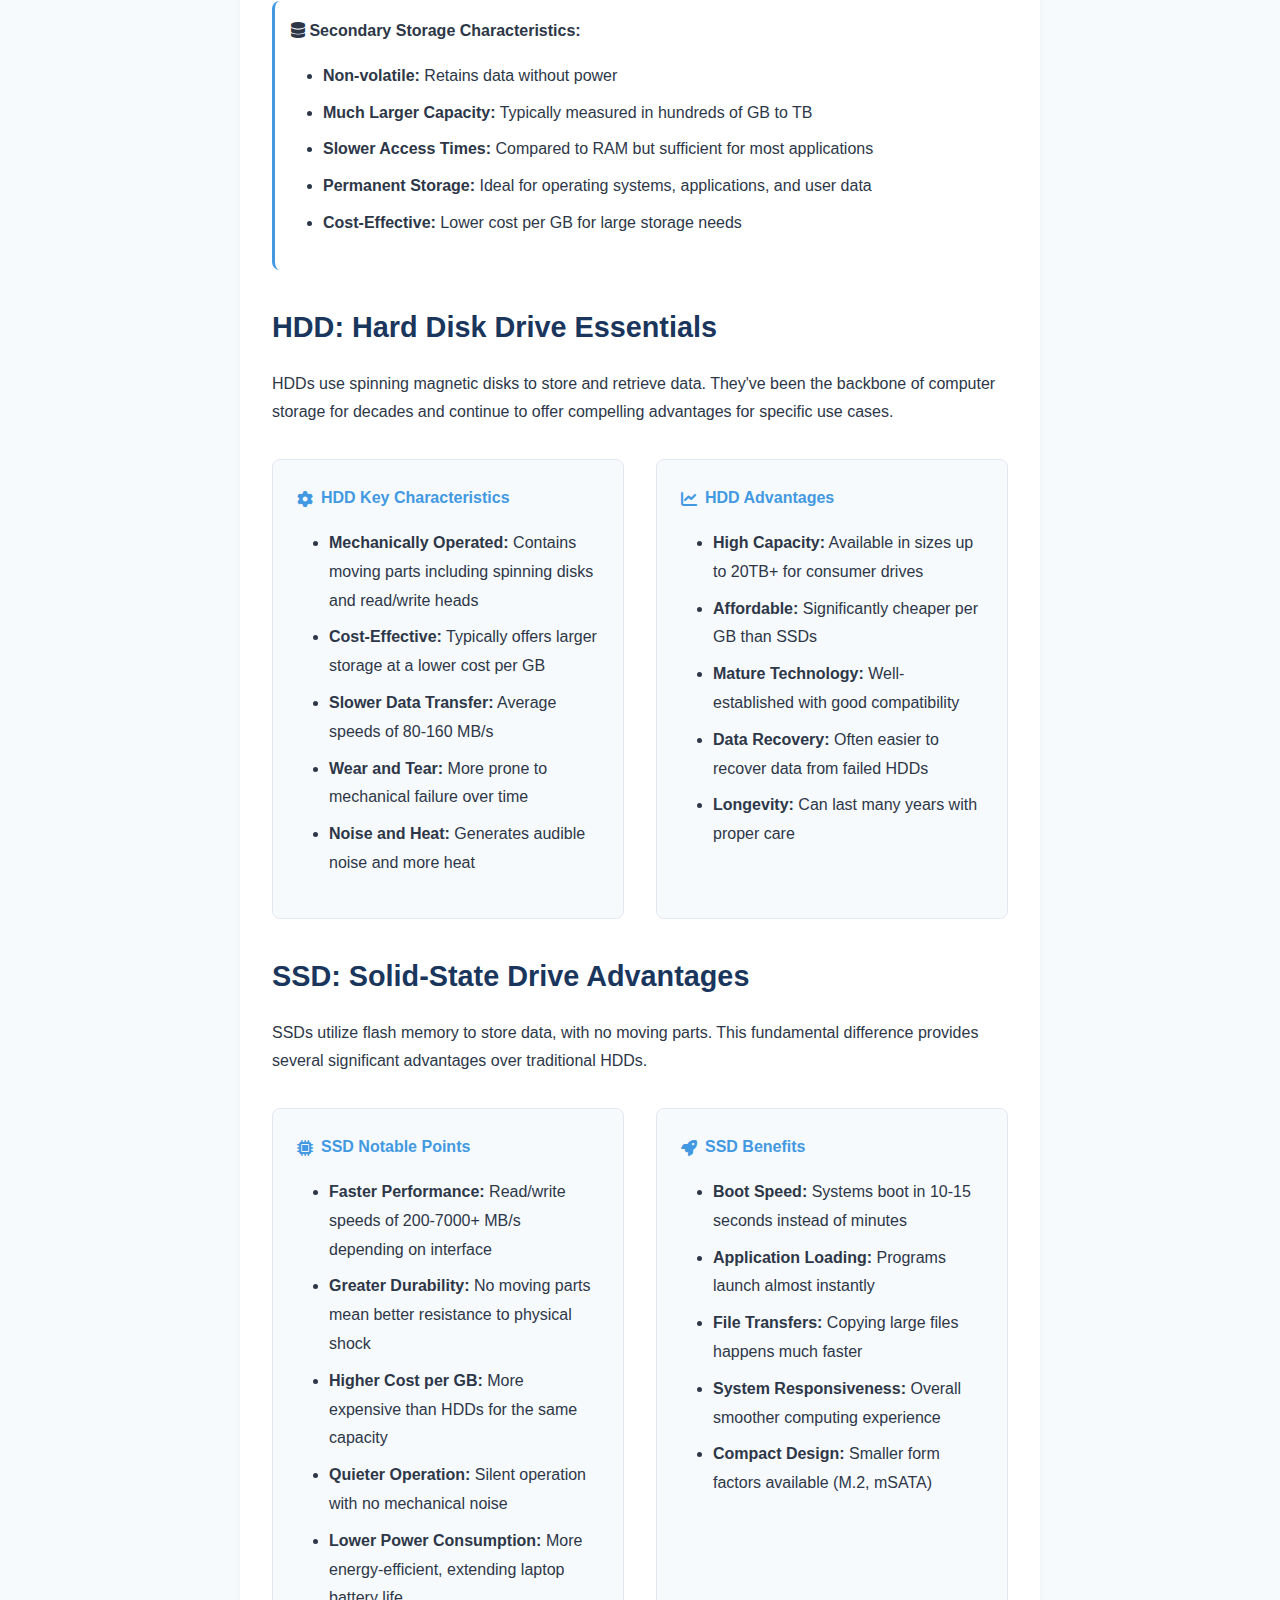
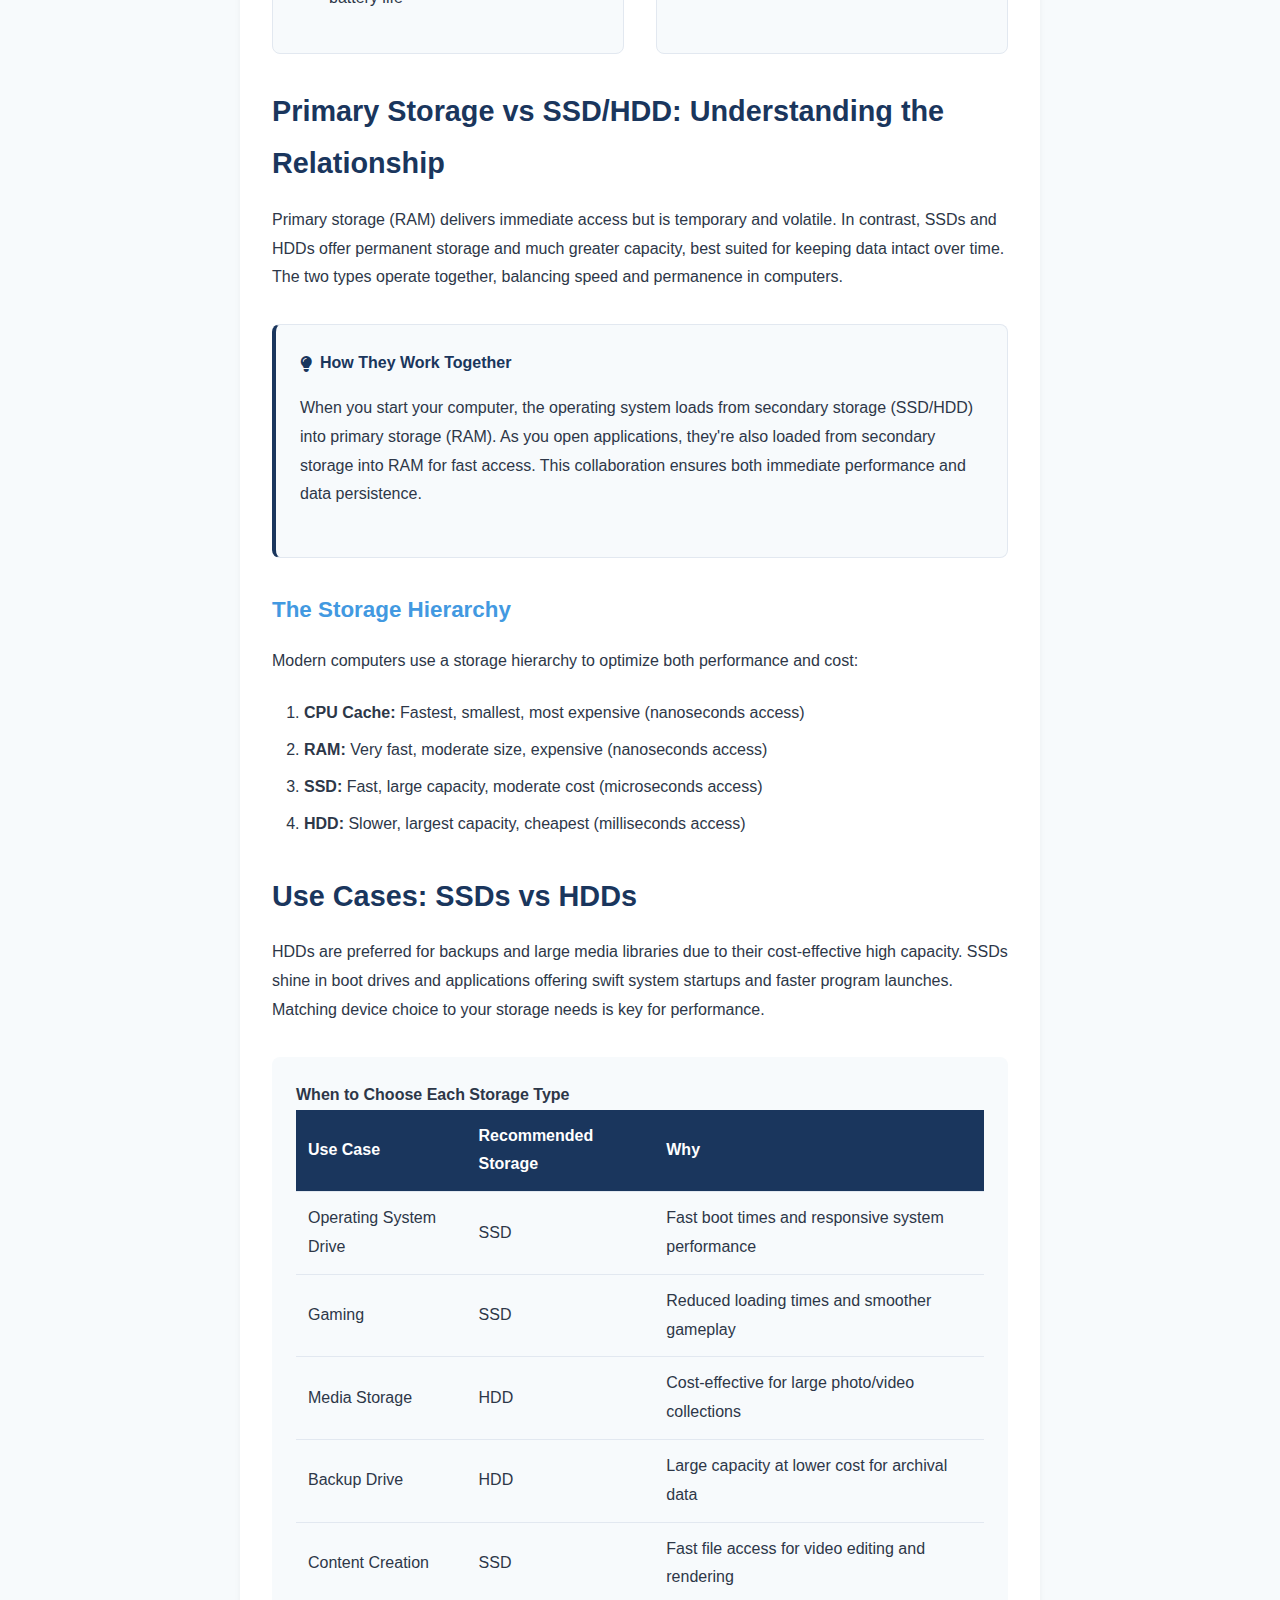
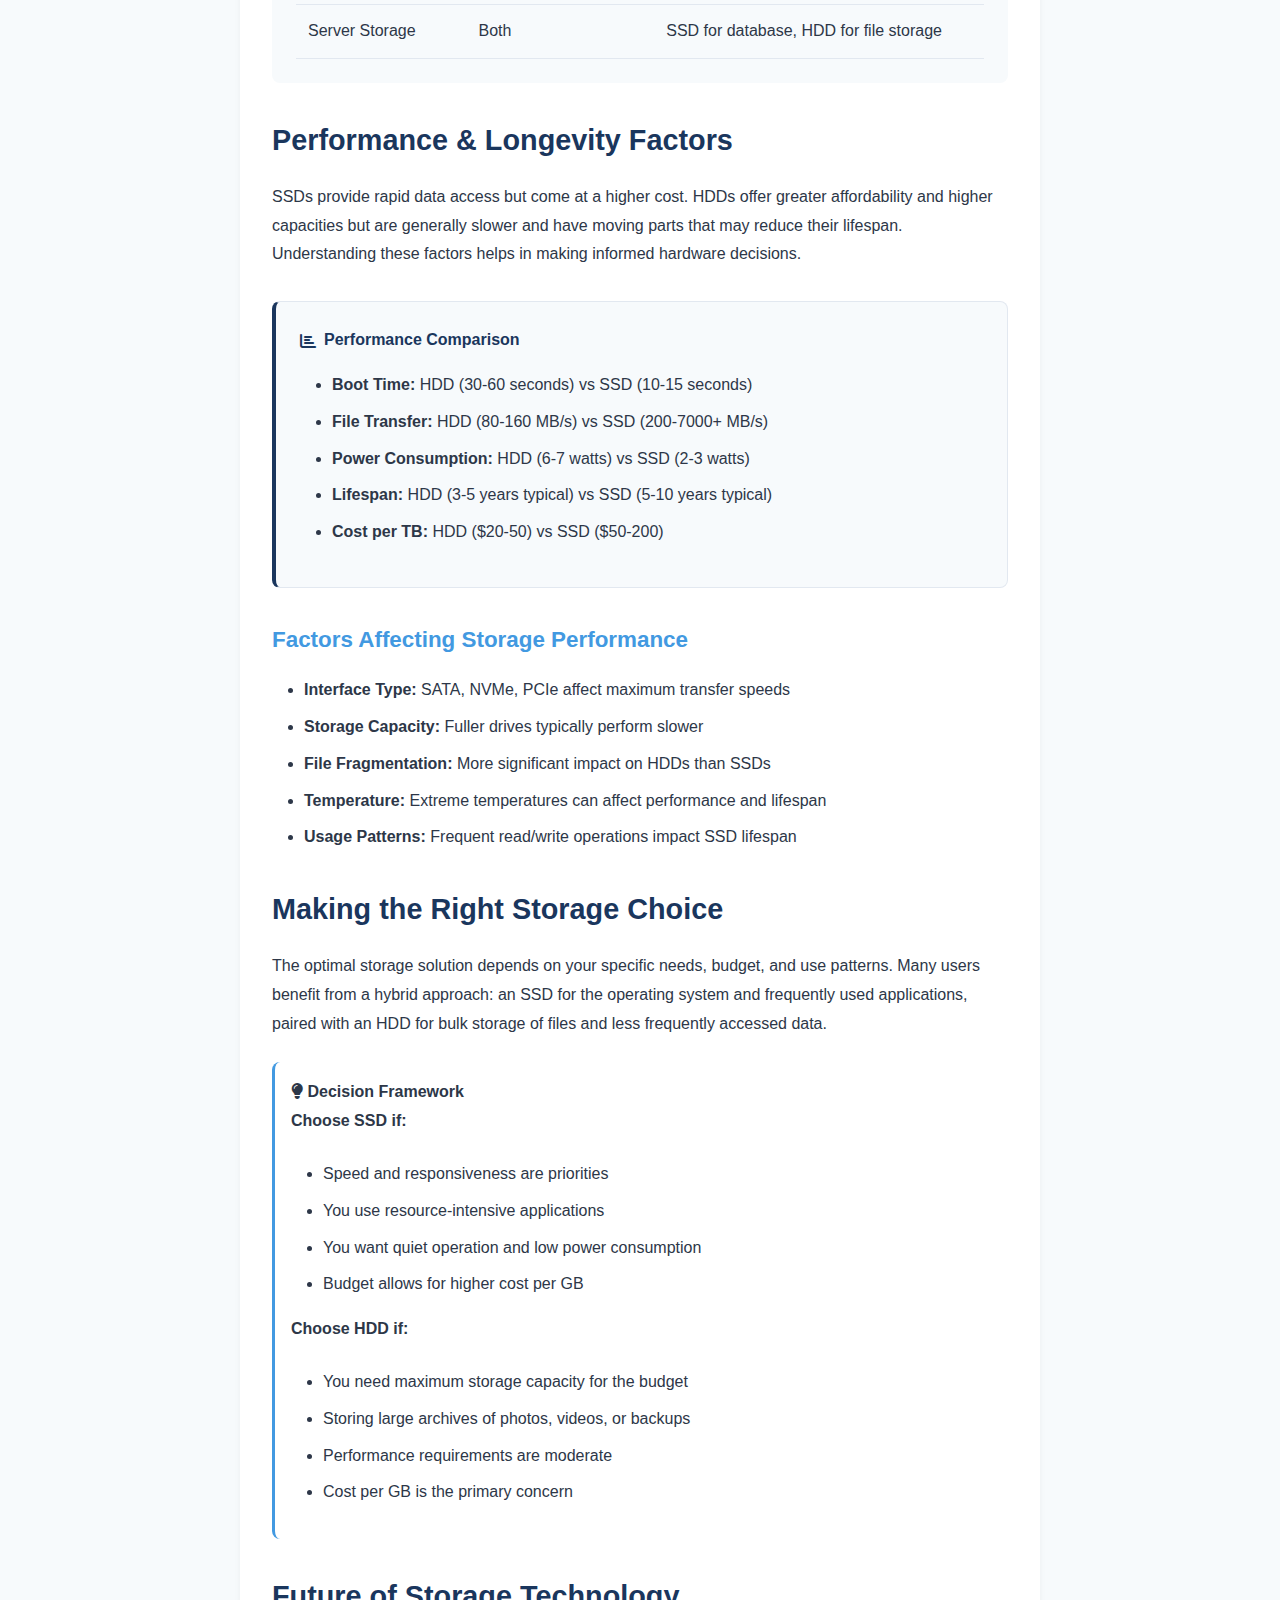
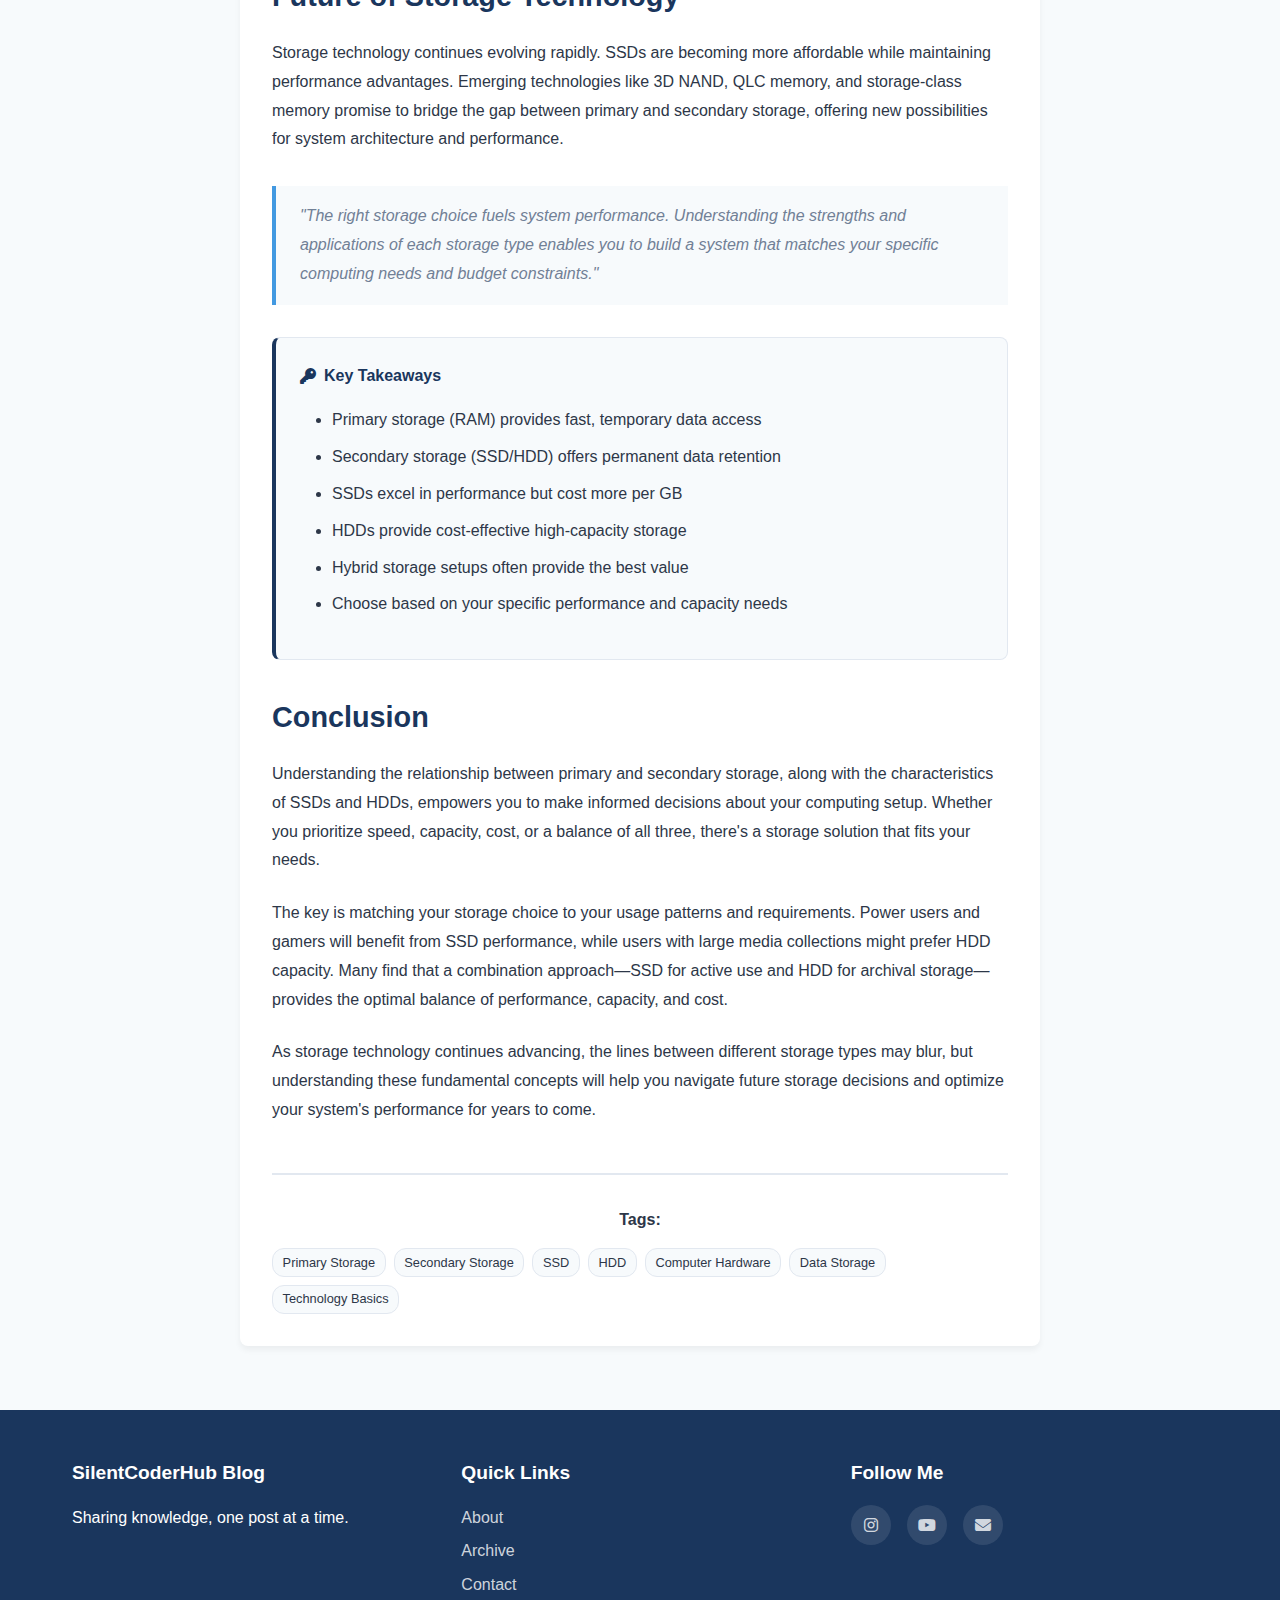
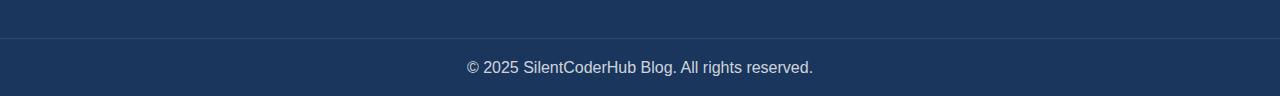
<file: posts/primary-vs-secondary-storage-explained.html>
<!DOCTYPE html>
<html lang="en">
<head>
    <meta charset="UTF-8">
    <meta name="viewport" content="width=device-width, initial-scale=1.0">
    <title>Primary vs Secondary Storage: SSD vs HDD Explained - SilentCoderHub</title>
    
    <!-- Post Metadata for Blog Parser -->
    <meta name="description" content="Explore the key differences, advantages, and uses of primary and secondary storage devices specifically SSDs and HDDs in data management.">
    <meta name="keywords" content="Primary Storage, Secondary Storage, SSD, HDD, Computer Hardware, Data Storage, Technology Basics">
    <meta name="author" content="SilentCoderHub">
    <meta name="date" content="2025-09-26">
    <meta name="category" content="Computer Hardware">
    
    <!-- Open Graph / Facebook -->
    <meta property="og:type" content="article">
    <meta property="og:title" content="Primary vs Secondary Storage: SSD vs HDD Explained">
    <meta property="og:description" content="Explore the key differences, advantages, and uses of primary and secondary storage devices specifically SSDs and HDDs in data management.">
    <meta property="og:url" content="https://yoursite.com/posts/primary-vs-secondary-storage-explained.html">
    <meta property="article:published_time" content="2025-09-26">
    <meta property="article:author" content="SilentCoderHub">
    
    <!-- Twitter -->
    <meta property="twitter:card" content="summary_large_image">
    <meta property="twitter:title" content="Primary vs Secondary Storage: SSD vs HDD Explained">
    <meta property="twitter:description" content="Explore the key differences, advantages, and uses of primary and secondary storage devices specifically SSDs and HDDs in data management.">
    
    <link rel="stylesheet" href="../styles.css">
    <link href="https://cdnjs.cloudflare.com/ajax/libs/font-awesome/6.4.0/css/all.min.css" rel="stylesheet">
    
    <style>
        /* Enhanced Post Header Styling */
        .post-container {
            max-width: 800px;
            margin: 0 auto;
            padding: 2rem;
            background: var(--background);
            border-radius: var(--border-radius);
            box-shadow: var(--shadow);
            margin-top: 2rem;
        }

        .post-header-content {
            text-align: center;
            background: linear-gradient(135deg, var(--background-light), var(--background));
            padding: 3rem 2rem;
            border-radius: var(--border-radius);
            margin-bottom: 3rem;
            border: 1px solid var(--border-color);
            box-shadow: 0 4px 6px rgba(0, 0, 0, 0.05);
        }

        .post-meta-info {
            display: flex;
            justify-content: center;
            gap: 1.5rem;
            margin-bottom: 2rem;
            flex-wrap: wrap;
        }

        .post-meta-info span {
            color: var(--text-color);
            display: flex;
            align-items: center;
            gap: 0.5rem;
            background: var(--background);
            padding: 0.6rem 1.2rem;
            border-radius: 25px;
            font-weight: 500;
            font-size: 0.9rem;
            border: 1px solid var(--border-color);
            transition: var(--transition);
            box-shadow: 0 2px 4px rgba(0, 0, 0, 0.05);
        }

        .post-meta-info span:hover {
            transform: translateY(-1px);
            box-shadow: 0 4px 8px rgba(0, 0, 0, 0.1);
        }

        .post-meta-info span i {
            color: var(--secondary-color);
            font-size: 0.85rem;
        }

        .post-category {
            background: var(--secondary-color) !important;
            color: white !important;
            font-weight: 600;
        }

        .post-category i {
            color: white !important;
        }

        .post-title-main {
            font-size: 2.8rem;
            font-weight: 900;
            margin-bottom: 1rem;
            line-height: 1.2;
            background: linear-gradient(135deg, var(--primary-color), var(--secondary-color));
            -webkit-background-clip: text;
            -webkit-text-fill-color: transparent;
            background-clip: text;
            text-shadow: 0 2px 4px rgba(0, 0, 0, 0.1);
        }

        .post-subtitle {
            font-size: 1.2rem;
            color: var(--text-light);
            font-weight: 400;
            margin-top: 1rem;
            max-width: 600px;
            margin-left: auto;
            margin-right: auto;
            line-height: 1.4;
        }
        
        .post-content {
            line-height: 1.8;
            color: var(--text-color);
        }
        
        .post-content h2 {
            font-size: 1.8rem;
            margin: 2rem 0 1rem 0;
            color: var(--primary-color);
        }
        
        .post-content h3 {
            font-size: 1.4rem;
            margin: 1.5rem 0 1rem 0;
            color: var(--secondary-color);
        }
        
        .post-content p {
            margin-bottom: 1.5rem;
        }
        
        .post-content ul, .post-content ol {
            margin: 1rem 0 1rem 2rem;
        }
        
        .post-content li {
            margin-bottom: 0.5rem;
        }
        
        .post-content blockquote {
            background: var(--background-light);
            border-left: 4px solid var(--secondary-color);
            padding: 1rem 1.5rem;
            margin: 2rem 0;
            font-style: italic;
            color: var(--text-light);
        }
        
        .post-content code {
            background: var(--background-light);
            padding: 0.2rem 0.4rem;
            border-radius: 4px;
            font-family: 'Courier New', monospace;
            font-size: 0.9em;
        }
        
        .post-content pre {
            background: var(--primary-color);
            color: white;
            padding: 1.5rem;
            border-radius: var(--border-radius);
            overflow-x: auto;
            margin: 2rem 0;
        }
        
        .post-content pre code {
            background: none;
            padding: 0;
            color: inherit;
        }
        
        .back-to-blog {
            display: inline-flex;
            align-items: center;
            gap: 0.5rem;
            color: var(--secondary-color);
            text-decoration: none;
            font-weight: 600;
            margin-bottom: 2rem;
            transition: var(--transition);
        }
        
        .back-to-blog:hover {
            color: var(--primary-color);
            transform: translateX(-2px);
        }
        
        .post-tags-section {
            margin-top: 3rem;
            padding-top: 2rem;
            border-top: 2px solid var(--border-color);
            text-align: center;
        }
        
        .post-tags-section h4 {
            margin-bottom: 1rem;
            color: var(--text-color);
        }

        .highlight-box {
            background: var(--background-light);
            border: 1px solid var(--border-color);
            border-radius: var(--border-radius);
            padding: 1.5rem;
            margin: 2rem 0;
            border-left: 4px solid var(--primary-color);
        }

        .highlight-box h4 {
            color: var(--primary-color);
            margin-bottom: 1rem;
            display: flex;
            align-items: center;
            gap: 0.5rem;
        }

        .device-comparison {
            display: grid;
            grid-template-columns: 1fr 1fr;
            gap: 2rem;
            margin: 2rem 0;
        }

        .storage-type {
            background: var(--background-light);
            padding: 1.5rem;
            border-radius: var(--border-radius);
            border: 1px solid var(--border-color);
        }

        .storage-type h4 {
            color: var(--secondary-color);
            margin-bottom: 1rem;
            display: flex;
            align-items: center;
            gap: 0.5rem;
        }

        .storage-specs {
            background: var(--background);
            padding: 1rem;
            border-radius: 8px;
            margin: 1rem 0;
            border-left: 3px solid var(--secondary-color);
        }

        .comparison-table {
            background: var(--background-light);
            border-radius: var(--border-radius);
            padding: 1.5rem;
            margin: 2rem 0;
            overflow-x: auto;
        }

        .comparison-table table {
            width: 100%;
            border-collapse: collapse;
        }

        .comparison-table th,
        .comparison-table td {
            padding: 0.75rem;
            text-align: left;
            border-bottom: 1px solid var(--border-color);
        }

        .comparison-table th {
            background: var(--primary-color);
            color: white;
            font-weight: 600;
        }

        .comparison-table tr:hover {
            background: var(--background);
        }
        
        /* Enhanced responsive design */
        @media (max-width: 768px) {
            .post-container {
                margin: 1rem;
                padding: 1rem;
            }
            
            .post-header-content {
                padding: 2rem 1rem;
            }
            
            .post-title-main {
                font-size: 2.2rem;
            }
            
            .post-meta-info {
                gap: 0.75rem;
            }
            
            .post-meta-info span {
                font-size: 0.8rem;
                padding: 0.5rem 1rem;
            }

            .device-comparison {
                grid-template-columns: 1fr;
                gap: 1rem;
            }
        }

        @media (max-width: 480px) {
            .post-meta-info {
                flex-direction: column;
                align-items: center;
                gap: 0.5rem;
            }
            
            .post-meta-info span {
                min-width: 150px;
                justify-content: center;
            }
            
            .post-title-main {
                font-size: 1.8rem;
            }
        }
    </style>
</head>
<body>
    <div id="header"></div>
    <!-- Main Content -->
    <div class="post-container">
        <a href="../index.html" class="back-to-blog">
            <i class="fas fa-arrow-left"></i> Back to Blog
        </a>
        
        <article>
            <header class="post-header-content">
                <div class="post-meta-info">
                    <span><i class="fas fa-calendar"></i> September 26, 2025</span>
                    <span><i class="fas fa-clock"></i> 10 min read</span>
                    <span><i class="fas fa-user"></i> SilentCoderHub</span>
                    <span class="post-category"><i class="fas fa-folder"></i> Computer Hardware</span>
                </div>
                <h1 class="post-title-main">Primary vs Secondary Storage: SSD vs HDD Explained</h1>
                <p class="post-subtitle">Explore the key differences, advantages, and uses of primary and secondary storage devices specifically SSDs and HDDs in data management.</p>
            </header>
            
            <div class="post-content">
                <p>Understanding data storage is crucial in today's digital world. Every piece of information on your computer—from the operating system to your personal files—relies on storage devices to persist and be accessible when needed. The distinction between primary and secondary storage, along with the choice between SSDs and HDDs, fundamentally impacts your system's performance, cost, and reliability.</p>

                <h2>What Is Primary Storage?</h2>
                
                <p>Primary storage, also called main memory, is where a computer holds data actively in use. This includes RAM (Random Access Memory) and cache memory. Its main role is to provide fast, temporary access to data the CPU needs instantly.</p>

                <div class="storage-specs">
                    <h4><i class="fas fa-bolt"></i> Primary Storage Characteristics:</h4>
                    <ul>
                        <li><strong>Volatile:</strong> Loses data when powered off</li>
                        <li><strong>High Speed:</strong> Extremely fast access times</li>
                        <li><strong>Limited Capacity:</strong> Typically much smaller than secondary storage</li>
                        <li><strong>Direct CPU Access:</strong> CPU can directly read and write to primary storage</li>
                        <li><strong>Expensive:</strong> Higher cost per GB compared to secondary storage</li>
                    </ul>
                </div>

                <p>When you run a program, it gets loaded from secondary storage into RAM so the processor can access it quickly. The more RAM you have, the more programs you can run simultaneously without performance degradation.</p>

                <h2>What Is Secondary Storage?</h2>

                <p>Secondary storage serves as a repository for long-term data retention. This includes devices such as hard disk drives (HDDs) and solid-state drives (SSDs). Unlike primary storage, secondary storage is non-volatile, meaning it retains data even when the computer is powered off.</p>

                <div class="storage-specs">
                    <h4><i class="fas fa-database"></i> Secondary Storage Characteristics:</h4>
                    <ul>
                        <li><strong>Non-volatile:</strong> Retains data without power</li>
                        <li><strong>Much Larger Capacity:</strong> Typically measured in hundreds of GB to TB</li>
                        <li><strong>Slower Access Times:</strong> Compared to RAM but sufficient for most applications</li>
                        <li><strong>Permanent Storage:</strong> Ideal for operating systems, applications, and user data</li>
                        <li><strong>Cost-Effective:</strong> Lower cost per GB for large storage needs</li>
                    </ul>
                </div>

                <h2>HDD: Hard Disk Drive Essentials</h2>

                <p>HDDs use spinning magnetic disks to store and retrieve data. They've been the backbone of computer storage for decades and continue to offer compelling advantages for specific use cases.</p>

                <div class="device-comparison">
                    <div class="storage-type">
                        <h4><i class="fas fa-cog fa-spin"></i> HDD Key Characteristics</h4>
                        <ul>
                            <li><strong>Mechanically Operated:</strong> Contains moving parts including spinning disks and read/write heads</li>
                            <li><strong>Cost-Effective:</strong> Typically offers larger storage at a lower cost per GB</li>
                            <li><strong>Slower Data Transfer:</strong> Average speeds of 80-160 MB/s</li>
                            <li><strong>Wear and Tear:</strong> More prone to mechanical failure over time</li>
                            <li><strong>Noise and Heat:</strong> Generates audible noise and more heat</li>
                        </ul>
                    </div>
                    
                    <div class="storage-type">
                        <h4><i class="fas fa-chart-line"></i> HDD Advantages</h4>
                        <ul>
                            <li><strong>High Capacity:</strong> Available in sizes up to 20TB+ for consumer drives</li>
                            <li><strong>Affordable:</strong> Significantly cheaper per GB than SSDs</li>
                            <li><strong>Mature Technology:</strong> Well-established with good compatibility</li>
                            <li><strong>Data Recovery:</strong> Often easier to recover data from failed HDDs</li>
                            <li><strong>Longevity:</strong> Can last many years with proper care</li>
                        </ul>
                    </div>
                </div>

                <h2>SSD: Solid-State Drive Advantages</h2>

                <p>SSDs utilize flash memory to store data, with no moving parts. This fundamental difference provides several significant advantages over traditional HDDs.</p>

                <div class="device-comparison">
                    <div class="storage-type">
                        <h4><i class="fas fa-microchip"></i> SSD Notable Points</h4>
                        <ul>
                            <li><strong>Faster Performance:</strong> Read/write speeds of 200-7000+ MB/s depending on interface</li>
                            <li><strong>Greater Durability:</strong> No moving parts mean better resistance to physical shock</li>
                            <li><strong>Higher Cost per GB:</strong> More expensive than HDDs for the same capacity</li>
                            <li><strong>Quieter Operation:</strong> Silent operation with no mechanical noise</li>
                            <li><strong>Lower Power Consumption:</strong> More energy-efficient, extending laptop battery life</li>
                        </ul>
                    </div>
                    
                    <div class="storage-type">
                        <h4><i class="fas fa-rocket"></i> SSD Benefits</h4>
                        <ul>
                            <li><strong>Boot Speed:</strong> Systems boot in 10-15 seconds instead of minutes</li>
                            <li><strong>Application Loading:</strong> Programs launch almost instantly</li>
                            <li><strong>File Transfers:</strong> Copying large files happens much faster</li>
                            <li><strong>System Responsiveness:</strong> Overall smoother computing experience</li>
                            <li><strong>Compact Design:</strong> Smaller form factors available (M.2, mSATA)</li>
                        </ul>
                    </div>
                </div>

                <h2>Primary Storage vs SSD/HDD: Understanding the Relationship</h2>

                <p>Primary storage (RAM) delivers immediate access but is temporary and volatile. In contrast, SSDs and HDDs offer permanent storage and much greater capacity, best suited for keeping data intact over time. The two types operate together, balancing speed and permanence in computers.</p>

                <div class="highlight-box">
                    <h4><i class="fas fa-lightbulb"></i> How They Work Together</h4>
                    <p>When you start your computer, the operating system loads from secondary storage (SSD/HDD) into primary storage (RAM). As you open applications, they're also loaded from secondary storage into RAM for fast access. This collaboration ensures both immediate performance and data persistence.</p>
                </div>

                <h3>The Storage Hierarchy</h3>

                <p>Modern computers use a storage hierarchy to optimize both performance and cost:</p>

                <ol>
                    <li><strong>CPU Cache:</strong> Fastest, smallest, most expensive (nanoseconds access)</li>
                    <li><strong>RAM:</strong> Very fast, moderate size, expensive (nanoseconds access)</li>
                    <li><strong>SSD:</strong> Fast, large capacity, moderate cost (microseconds access)</li>
                    <li><strong>HDD:</strong> Slower, largest capacity, cheapest (milliseconds access)</li>
                </ol>

                <h2>Use Cases: SSDs vs HDDs</h2>

                <p>HDDs are preferred for backups and large media libraries due to their cost-effective high capacity. SSDs shine in boot drives and applications offering swift system startups and faster program launches. Matching device choice to your storage needs is key for performance.</p>

                <div class="comparison-table">
                    <h4>When to Choose Each Storage Type</h4>
                    <table>
                        <thead>
                            <tr>
                                <th>Use Case</th>
                                <th>Recommended Storage</th>
                                <th>Why</th>
                            </tr>
                        </thead>
                        <tbody>
                            <tr>
                                <td>Operating System Drive</td>
                                <td>SSD</td>
                                <td>Fast boot times and responsive system performance</td>
                            </tr>
                            <tr>
                                <td>Gaming</td>
                                <td>SSD</td>
                                <td>Reduced loading times and smoother gameplay</td>
                            </tr>
                            <tr>
                                <td>Media Storage</td>
                                <td>HDD</td>
                                <td>Cost-effective for large photo/video collections</td>
                            </tr>
                            <tr>
                                <td>Backup Drive</td>
                                <td>HDD</td>
                                <td>Large capacity at lower cost for archival data</td>
                            </tr>
                            <tr>
                                <td>Content Creation</td>
                                <td>SSD</td>
                                <td>Fast file access for video editing and rendering</td>
                            </tr>
                            <tr>
                                <td>Server Storage</td>
                                <td>Both</td>
                                <td>SSD for database, HDD for file storage</td>
                            </tr>
                        </tbody>
                    </table>
                </div>

                <h2>Performance & Longevity Factors</h2>

                <p>SSDs provide rapid data access but come at a higher cost. HDDs offer greater affordability and higher capacities but are generally slower and have moving parts that may reduce their lifespan. Understanding these factors helps in making informed hardware decisions.</p>

                <div class="highlight-box">
                    <h4><i class="fas fa-chart-bar"></i> Performance Comparison</h4>
                    <ul>
                        <li><strong>Boot Time:</strong> HDD (30-60 seconds) vs SSD (10-15 seconds)</li>
                        <li><strong>File Transfer:</strong> HDD (80-160 MB/s) vs SSD (200-7000+ MB/s)</li>
                        <li><strong>Power Consumption:</strong> HDD (6-7 watts) vs SSD (2-3 watts)</li>
                        <li><strong>Lifespan:</strong> HDD (3-5 years typical) vs SSD (5-10 years typical)</li>
                        <li><strong>Cost per TB:</strong> HDD ($20-50) vs SSD ($50-200)</li>
                    </ul>
                </div>

                <h3>Factors Affecting Storage Performance</h3>

                <ul>
                    <li><strong>Interface Type:</strong> SATA, NVMe, PCIe affect maximum transfer speeds</li>
                    <li><strong>Storage Capacity:</strong> Fuller drives typically perform slower</li>
                    <li><strong>File Fragmentation:</strong> More significant impact on HDDs than SSDs</li>
                    <li><strong>Temperature:</strong> Extreme temperatures can affect performance and lifespan</li>
                    <li><strong>Usage Patterns:</strong> Frequent read/write operations impact SSD lifespan</li>
                </ul>

                <h2>Making the Right Storage Choice</h2>

                <p>The optimal storage solution depends on your specific needs, budget, and use patterns. Many users benefit from a hybrid approach: an SSD for the operating system and frequently used applications, paired with an HDD for bulk storage of files and less frequently accessed data.</p>

                <div class="storage-specs">
                    <h4><i class="fas fa-lightbulb"></i> Decision Framework</h4>
                    <p><strong>Choose SSD if:</strong></p>
                    <ul>
                        <li>Speed and responsiveness are priorities</li>
                        <li>You use resource-intensive applications</li>
                        <li>You want quiet operation and low power consumption</li>
                        <li>Budget allows for higher cost per GB</li>
                    </ul>
                    
                    <p><strong>Choose HDD if:</strong></p>
                    <ul>
                        <li>You need maximum storage capacity for the budget</li>
                        <li>Storing large archives of photos, videos, or backups</li>
                        <li>Performance requirements are moderate</li>
                        <li>Cost per GB is the primary concern</li>
                    </ul>
                </div>

                <h2>Future of Storage Technology</h2>

                <p>Storage technology continues evolving rapidly. SSDs are becoming more affordable while maintaining performance advantages. Emerging technologies like 3D NAND, QLC memory, and storage-class memory promise to bridge the gap between primary and secondary storage, offering new possibilities for system architecture and performance.</p>

                <blockquote>
                    "The right storage choice fuels system performance. Understanding the strengths and applications of each storage type enables you to build a system that matches your specific computing needs and budget constraints."
                </blockquote>

                <div class="highlight-box">
                    <h4><i class="fas fa-key"></i> Key Takeaways</h4>
                    <ul>
                        <li>Primary storage (RAM) provides fast, temporary data access</li>
                        <li>Secondary storage (SSD/HDD) offers permanent data retention</li>
                        <li>SSDs excel in performance but cost more per GB</li>
                        <li>HDDs provide cost-effective high-capacity storage</li>
                        <li>Hybrid storage setups often provide the best value</li>
                        <li>Choose based on your specific performance and capacity needs</li>
                    </ul>
                </div>

                <h2>Conclusion</h2>

                <p>Understanding the relationship between primary and secondary storage, along with the characteristics of SSDs and HDDs, empowers you to make informed decisions about your computing setup. Whether you prioritize speed, capacity, cost, or a balance of all three, there's a storage solution that fits your needs.</p>

                <p>The key is matching your storage choice to your usage patterns and requirements. Power users and gamers will benefit from SSD performance, while users with large media collections might prefer HDD capacity. Many find that a combination approach—SSD for active use and HDD for archival storage—provides the optimal balance of performance, capacity, and cost.</p>

                <p>As storage technology continues advancing, the lines between different storage types may blur, but understanding these fundamental concepts will help you navigate future storage decisions and optimize your system's performance for years to come.</p>
            </div>
            
            <div class="post-tags-section">
                <h4>Tags:</h4>
                <div class="tags">
                    <a href="#" class="tag">Primary Storage</a>
                    <a href="#" class="tag">Secondary Storage</a>
                    <a href="#" class="tag">SSD</a>
                    <a href="#" class="tag">HDD</a>
                    <a href="#" class="tag">Computer Hardware</a>
                    <a href="#" class="tag">Data Storage</a>
                    <a href="#" class="tag">Technology Basics</a>
                </div>
            </div>
        </article>
    </div>

    <div id="footer"></div>
    <script>
        fetch("footer.html")
            .then(response => response.text())
            .then(data => {
                document.getElementById("footer").innerHTML = data;
            });
    </script>
    <script src="script.js"></script>

    <!-- Back to Top Button -->
    <button onclick="window.scrollTo({top: 0, behavior: 'smooth'})" class="back-to-top show">
        <i class="fas fa-chevron-up"></i>
    </button>
</body>
</html>
</file>
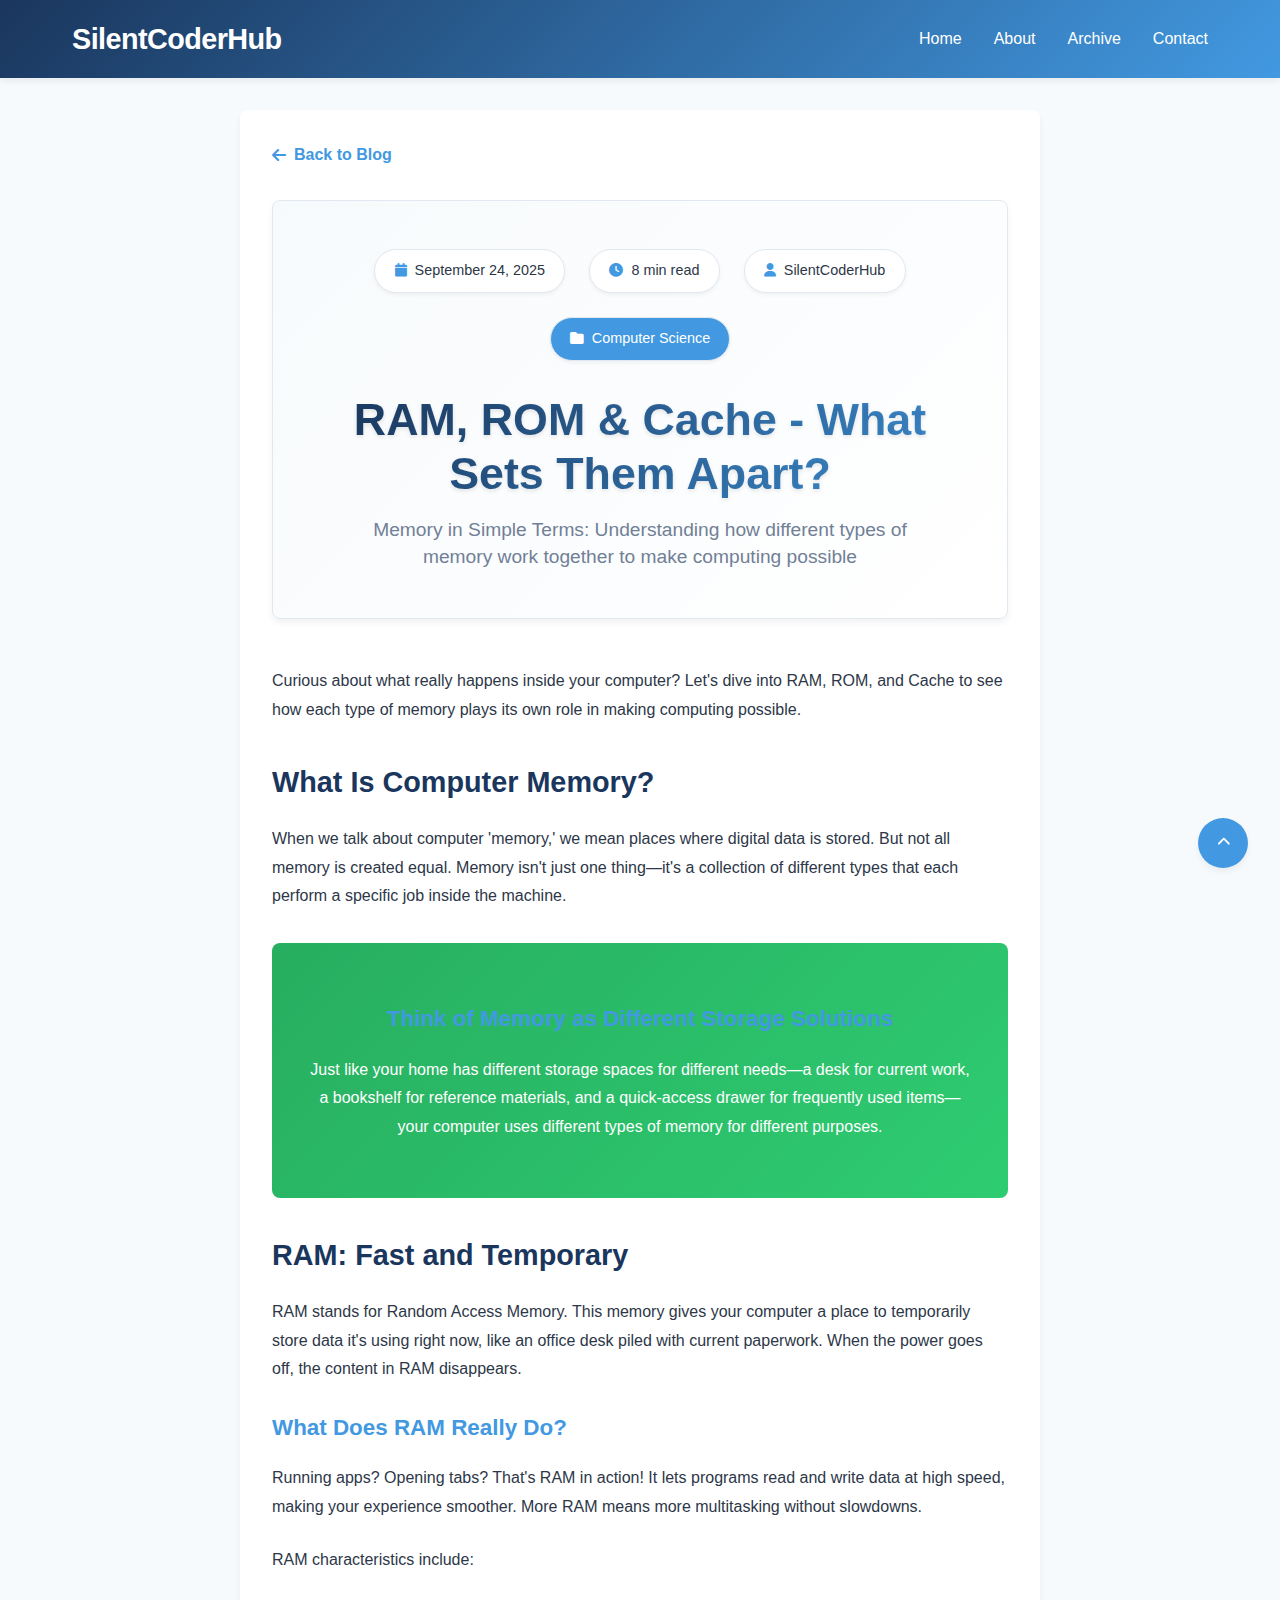
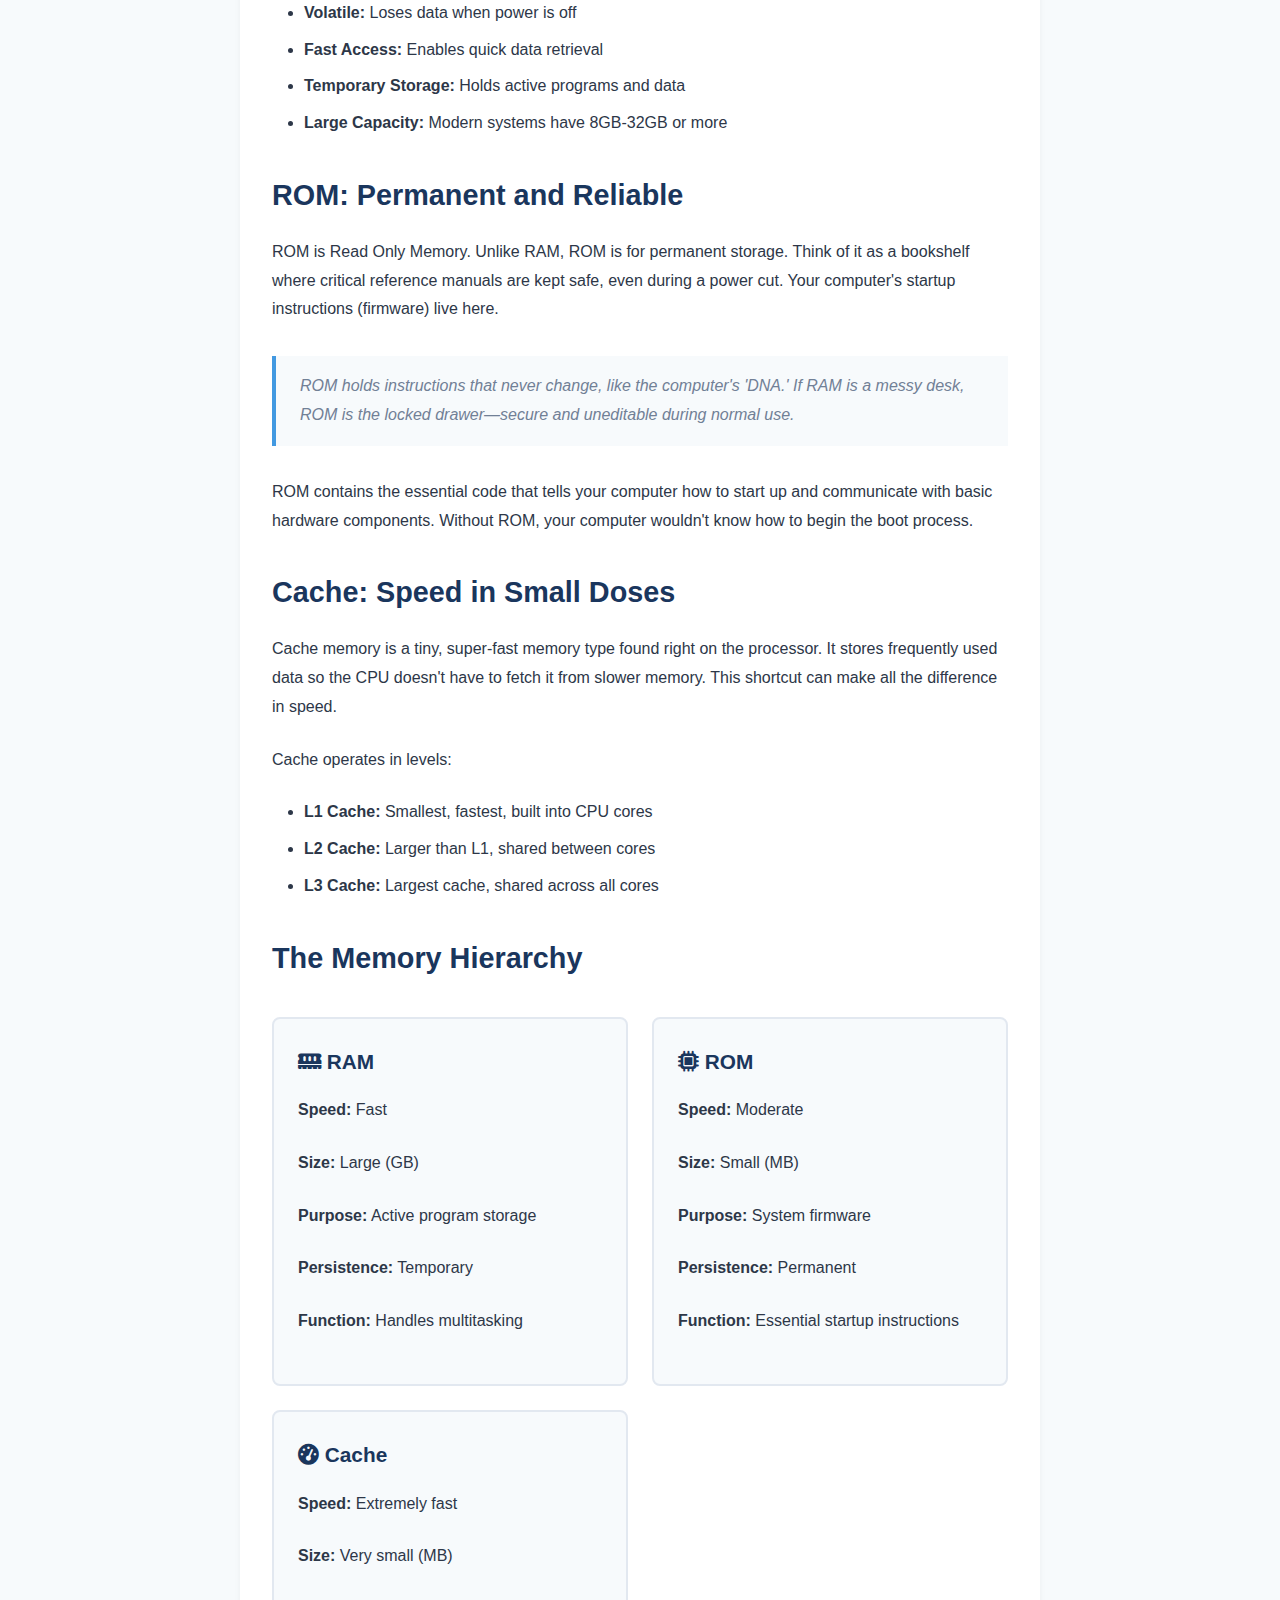
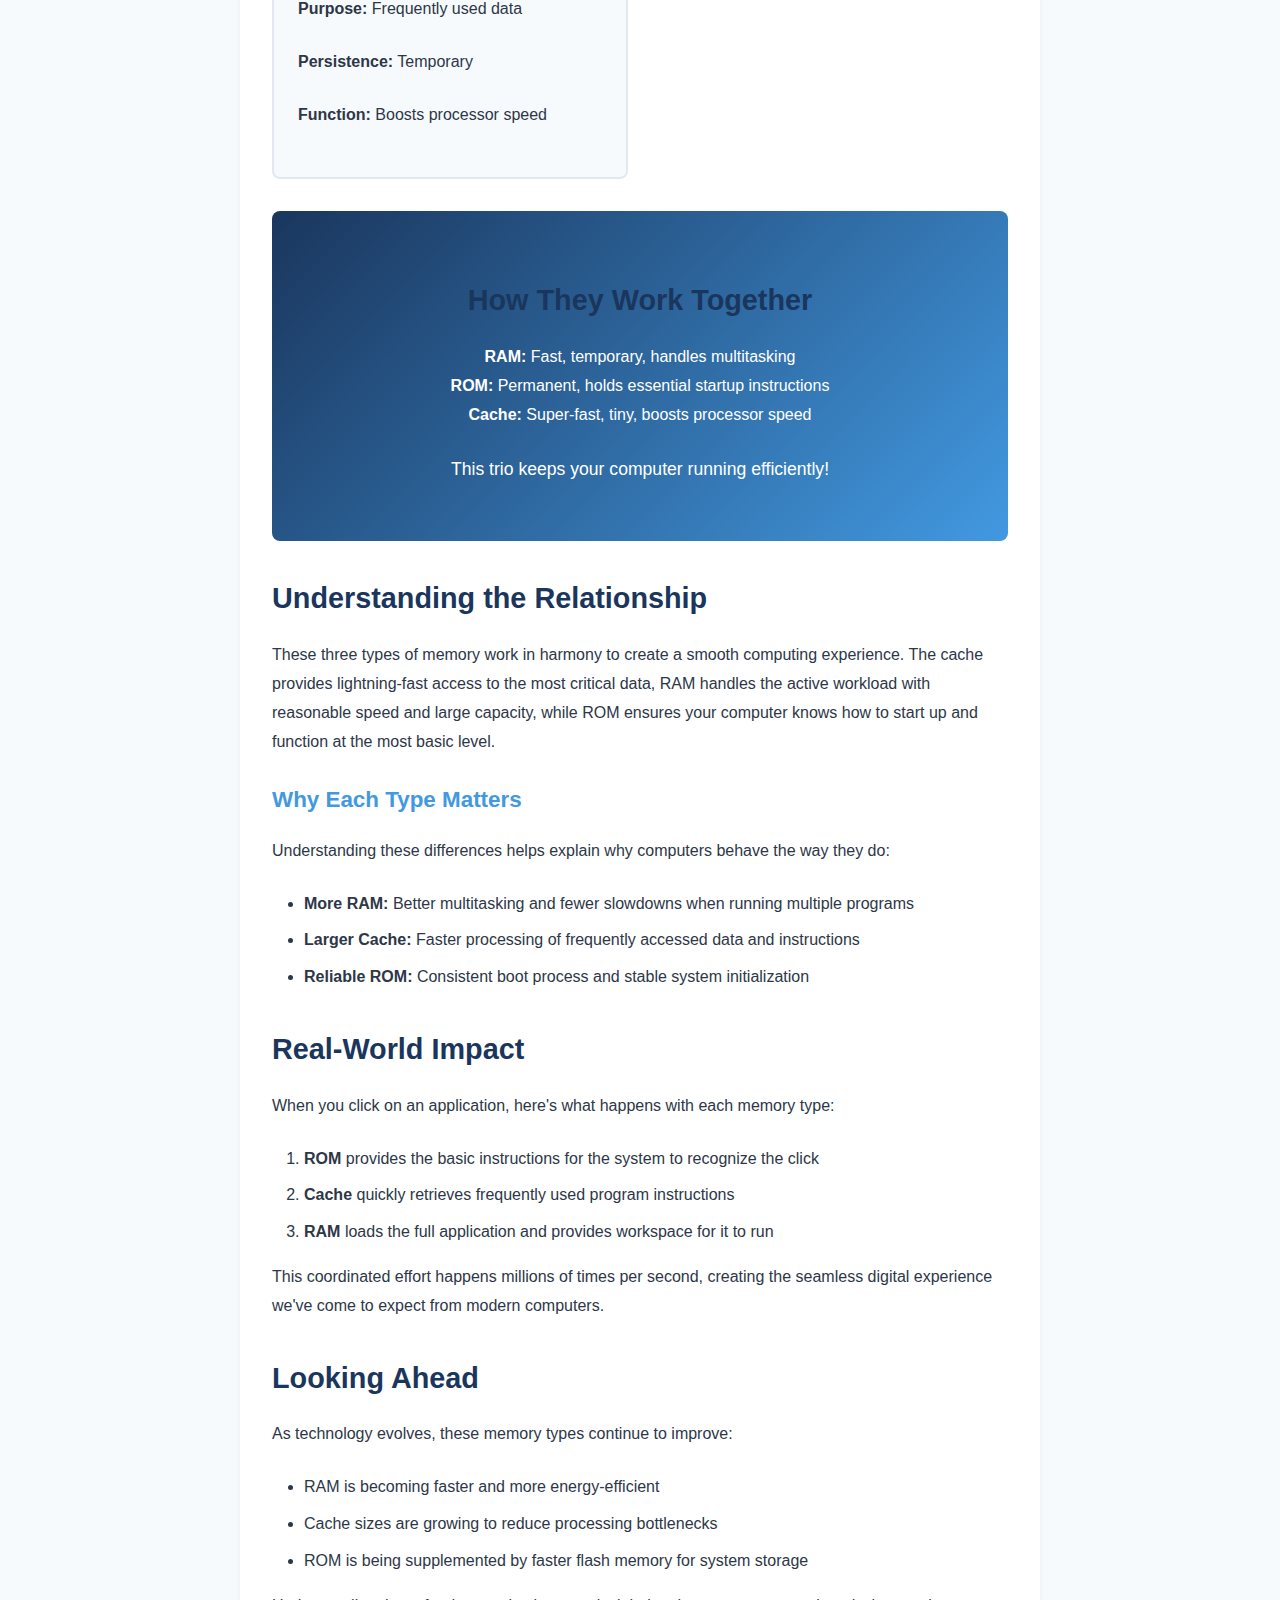
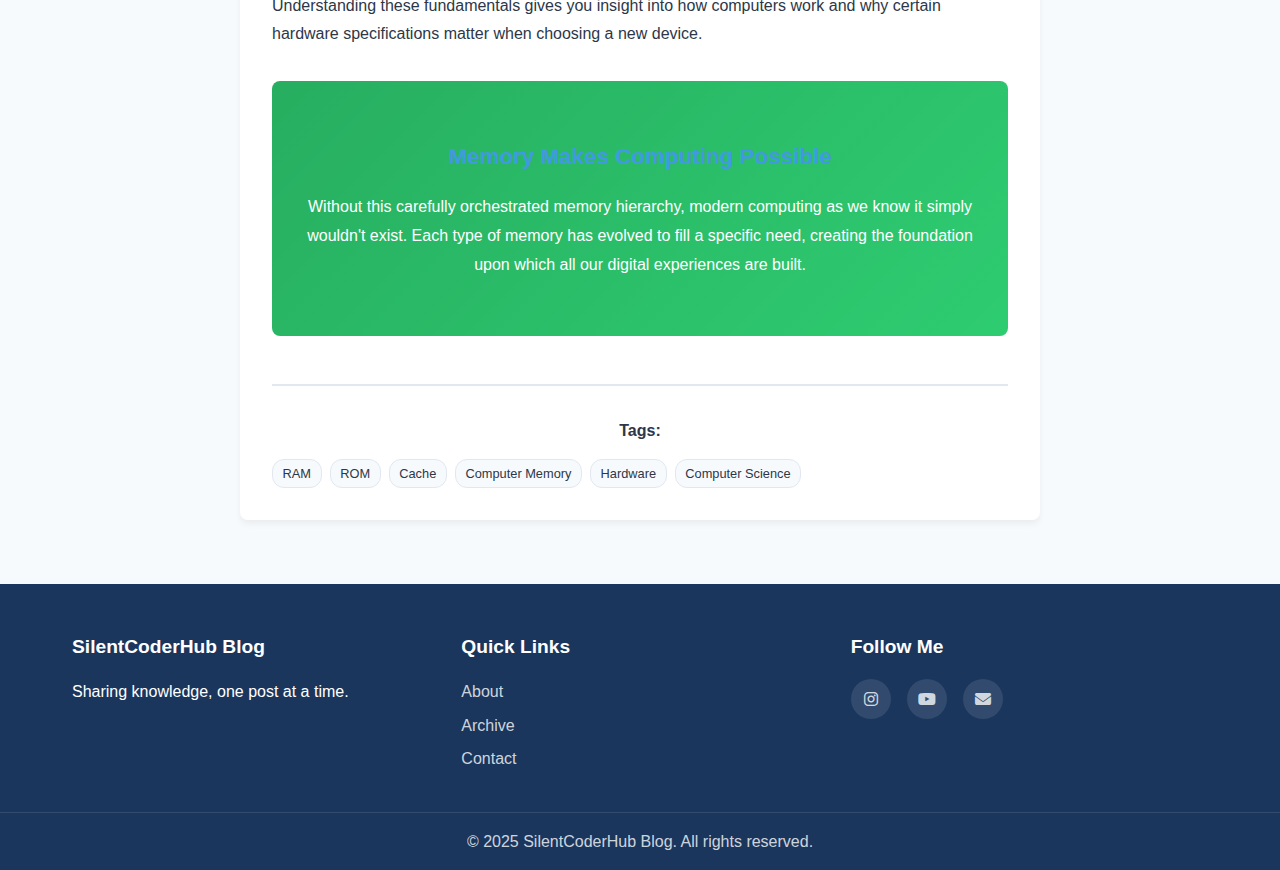
<file: posts/ram-rom-cache-memory-explained.html>
<!DOCTYPE html>
<html lang="en">
<head>
    <meta charset="UTF-8">
    <meta name="viewport" content="width=device-width, initial-scale=1.0">
    <title>RAM, ROM & Cache - What Sets Them Apart? - SilentCoderHub</title>
    
    <!-- Post Metadata for Blog Parser -->
    <meta name="description" content="Curious about what really happens inside your computer? Let's dive into RAM, ROM, and Cache to see how each type of memory plays its own role in making computing possible.">
    <meta name="keywords" content="RAM, ROM, Cache, Computer Memory, Hardware, Computer Science">
    <meta name="author" content="SilentCoderHub">
    <meta name="date" content="2025-09-21">
    <meta name="category" content="Computer Science">
    
    <!-- Open Graph / Facebook -->
    <meta property="og:type" content="article">
    <meta property="og:title" content="RAM, ROM & Cache - What Sets Them Apart?">
    <meta property="og:description" content="Memory in Simple Terms: Understanding how RAM, ROM, and Cache work together to make computing possible.">
    <meta property="og:url" content="https://yoursite.com/posts/ram-rom-cache-memory-explained.html">
    <meta property="article:published_time" content="2025-09-24">
    <meta property="article:author" content="SilentCoderHub">
    
    <!-- Twitter -->
    <meta property="twitter:card" content="summary_large_image">
    <meta property="twitter:title" content="RAM, ROM & Cache - What Sets Them Apart?">
    <meta property="twitter:description" content="Memory in Simple Terms: Understanding how RAM, ROM, and Cache work together to make computing possible.">
    
    <link rel="stylesheet" href="../styles.css">
    <link rel="stylesheet" href="style.css">
    <link href="https://cdnjs.cloudflare.com/ajax/libs/font-awesome/6.4.0/css/all.min.css" rel="stylesheet">
    
    <style>
        
        /* Memory-specific styling */
        .memory-highlight {
            background: linear-gradient(135deg, #27ae60, #2ecc71);
            color: white;
            padding: 2rem;
            border-radius: var(--border-radius);
            margin: 2rem 0;
            text-align: center;
        }

        .memory-comparison {
            display: grid;
            grid-template-columns: repeat(auto-fit, minmax(250px, 1fr));
            gap: 1.5rem;
            margin: 2rem 0;
        }

        .memory-card {
            background: var(--background-light);
            padding: 1.5rem;
            border-radius: var(--border-radius);
            border: 2px solid var(--border-color);
            transition: all 0.3s ease;
        }

        .memory-card:hover {
            border-color: var(--secondary-color);
            transform: translateY(-3px);
            box-shadow: 0 8px 20px rgba(0,0,0,0.1);
        }

        .memory-card h4 {
            color: var(--primary-color);
            margin-bottom: 1rem;
            font-size: 1.3rem;
        }

        .memory-summary {
            background: linear-gradient(135deg, var(--primary-color), var(--secondary-color));
            color: white;
            padding: 2rem;
            border-radius: var(--border-radius);
            margin: 2rem 0;
            text-align: center;
        }
    </style>
</head>
<body>
    <div id="header"></div>
    <!-- Main Content -->
    <div class="post-container">
        <a href="../index.html" class="back-to-blog">
            <i class="fas fa-arrow-left"></i> Back to Blog
        </a>
        
        <article>
            <header class="post-header-content">
                <div class="post-meta-info">
                    <span><i class="fas fa-calendar"></i> September 24, 2025</span>
                    <span><i class="fas fa-clock"></i> 8 min read</span>
                    <span><i class="fas fa-user"></i> SilentCoderHub</span>
                    <span class="post-category"><i class="fas fa-folder"></i> Computer Science</span>
                </div>
                <h1 class="post-title-main">RAM, ROM & Cache - What Sets Them Apart?</h1>
                <p class="post-subtitle">Memory in Simple Terms: Understanding how different types of memory work together to make computing possible</p>
            </header>
            
            <div class="post-content">
                <p>Curious about what really happens inside your computer? Let's dive into RAM, ROM, and Cache to see how each type of memory plays its own role in making computing possible.</p>

                <h2>What Is Computer Memory?</h2>
                
                <p>When we talk about computer 'memory,' we mean places where digital data is stored. But not all memory is created equal. Memory isn't just one thing—it's a collection of different types that each perform a specific job inside the machine.</p>

                <div class="memory-highlight">
                    <h3>Think of Memory as Different Storage Solutions</h3>
                    <p>Just like your home has different storage spaces for different needs—a desk for current work, a bookshelf for reference materials, and a quick-access drawer for frequently used items—your computer uses different types of memory for different purposes.</p>
                </div>

                <h2>RAM: Fast and Temporary</h2>

                <p>RAM stands for Random Access Memory. This memory gives your computer a place to temporarily store data it's using right now, like an office desk piled with current paperwork. When the power goes off, the content in RAM disappears.</p>

                <h3>What Does RAM Really Do?</h3>

                <p>Running apps? Opening tabs? That's RAM in action! It lets programs read and write data at high speed, making your experience smoother. More RAM means more multitasking without slowdowns.</p>

                <p>RAM characteristics include:</p>
                <ul>
                    <li><strong>Volatile:</strong> Loses data when power is off</li>
                    <li><strong>Fast Access:</strong> Enables quick data retrieval</li>
                    <li><strong>Temporary Storage:</strong> Holds active programs and data</li>
                    <li><strong>Large Capacity:</strong> Modern systems have 8GB-32GB or more</li>
                </ul>

                <h2>ROM: Permanent and Reliable</h2>

                <p>ROM is Read Only Memory. Unlike RAM, ROM is for permanent storage. Think of it as a bookshelf where critical reference manuals are kept safe, even during a power cut. Your computer's startup instructions (firmware) live here.</p>

                <blockquote>
                    ROM holds instructions that never change, like the computer's 'DNA.' If RAM is a messy desk, ROM is the locked drawer—secure and uneditable during normal use.
                </blockquote>

                <p>ROM contains the essential code that tells your computer how to start up and communicate with basic hardware components. Without ROM, your computer wouldn't know how to begin the boot process.</p>

                <h2>Cache: Speed in Small Doses</h2>

                <p>Cache memory is a tiny, super-fast memory type found right on the processor. It stores frequently used data so the CPU doesn't have to fetch it from slower memory. This shortcut can make all the difference in speed.</p>

                <p>Cache operates in levels:</p>
                <ul>
                    <li><strong>L1 Cache:</strong> Smallest, fastest, built into CPU cores</li>
                    <li><strong>L2 Cache:</strong> Larger than L1, shared between cores</li>
                    <li><strong>L3 Cache:</strong> Largest cache, shared across all cores</li>
                </ul>

                <h2>The Memory Hierarchy</h2>

                <div class="memory-comparison">
                    <div class="memory-card">
                        <h4><i class="fas fa-memory"></i> RAM</h4>
                        <p><strong>Speed:</strong> Fast</p>
                        <p><strong>Size:</strong> Large (GB)</p>
                        <p><strong>Purpose:</strong> Active program storage</p>
                        <p><strong>Persistence:</strong> Temporary</p>
                        <p><strong>Function:</strong> Handles multitasking</p>
                    </div>
                    
                    <div class="memory-card">
                        <h4><i class="fas fa-microchip"></i> ROM</h4>
                        <p><strong>Speed:</strong> Moderate</p>
                        <p><strong>Size:</strong> Small (MB)</p>
                        <p><strong>Purpose:</strong> System firmware</p>
                        <p><strong>Persistence:</strong> Permanent</p>
                        <p><strong>Function:</strong> Essential startup instructions</p>
                    </div>
                    
                    <div class="memory-card">
                        <h4><i class="fas fa-tachometer-alt"></i> Cache</h4>
                        <p><strong>Speed:</strong> Extremely fast</p>
                        <p><strong>Size:</strong> Very small (MB)</p>
                        <p><strong>Purpose:</strong> Frequently used data</p>
                        <p><strong>Persistence:</strong> Temporary</p>
                        <p><strong>Function:</strong> Boosts processor speed</p>
                    </div>
                </div>

                <div class="memory-summary">
                    <h2>How They Work Together</h2>
                    <p><strong>RAM:</strong> Fast, temporary, handles multitasking<br>
                    <strong>ROM:</strong> Permanent, holds essential startup instructions<br>
                    <strong>Cache:</strong> Super-fast, tiny, boosts processor speed</p>
                    <p style="margin-top: 1rem; font-size: 1.1rem;">This trio keeps your computer running efficiently!</p>
                </div>

                <h2>Understanding the Relationship</h2>

                <p>These three types of memory work in harmony to create a smooth computing experience. The cache provides lightning-fast access to the most critical data, RAM handles the active workload with reasonable speed and large capacity, while ROM ensures your computer knows how to start up and function at the most basic level.</p>

                <h3>Why Each Type Matters</h3>

                <p>Understanding these differences helps explain why computers behave the way they do:</p>

                <ul>
                    <li><strong>More RAM:</strong> Better multitasking and fewer slowdowns when running multiple programs</li>
                    <li><strong>Larger Cache:</strong> Faster processing of frequently accessed data and instructions</li>
                    <li><strong>Reliable ROM:</strong> Consistent boot process and stable system initialization</li>
                </ul>

                <h2>Real-World Impact</h2>

                <p>When you click on an application, here's what happens with each memory type:</p>

                <ol>
                    <li><strong>ROM</strong> provides the basic instructions for the system to recognize the click</li>
                    <li><strong>Cache</strong> quickly retrieves frequently used program instructions</li>
                    <li><strong>RAM</strong> loads the full application and provides workspace for it to run</li>
                </ol>

                <p>This coordinated effort happens millions of times per second, creating the seamless digital experience we've come to expect from modern computers.</p>

                <h2>Looking Ahead</h2>

                <p>As technology evolves, these memory types continue to improve:</p>

                <ul>
                    <li>RAM is becoming faster and more energy-efficient</li>
                    <li>Cache sizes are growing to reduce processing bottlenecks</li>
                    <li>ROM is being supplemented by faster flash memory for system storage</li>
                </ul>

                <p>Understanding these fundamentals gives you insight into how computers work and why certain hardware specifications matter when choosing a new device.</p>

                <div class="memory-highlight">
                    <h3>Memory Makes Computing Possible</h3>
                    <p>Without this carefully orchestrated memory hierarchy, modern computing as we know it simply wouldn't exist. Each type of memory has evolved to fill a specific need, creating the foundation upon which all our digital experiences are built.</p>
                </div>
            </div>
            
            <div class="post-tags-section">
                <h4>Tags:</h4>
                <div class="tags">
                    <a href="#" class="tag">RAM</a>
                    <a href="#" class="tag">ROM</a>
                    <a href="#" class="tag">Cache</a>
                    <a href="#" class="tag">Computer Memory</a>
                    <a href="#" class="tag">Hardware</a>
                    <a href="#" class="tag">Computer Science</a>
                </div>
            </div>
        </article>
    </div>
    <div id="footer"></div>
    
    <script>
        fetch("footer.html")
            .then(response => response.text())
            .then(data => {
                document.getElementById("footer").innerHTML = data;
            });
    </script>
    <script src="script.js"></script>
    <!-- Back to Top Button -->
    <button onclick="window.scrollTo({top: 0, behavior: 'smooth'})" class="back-to-top show">
        <i class="fas fa-chevron-up"></i>
    </button>
</body>
</html>
</file>
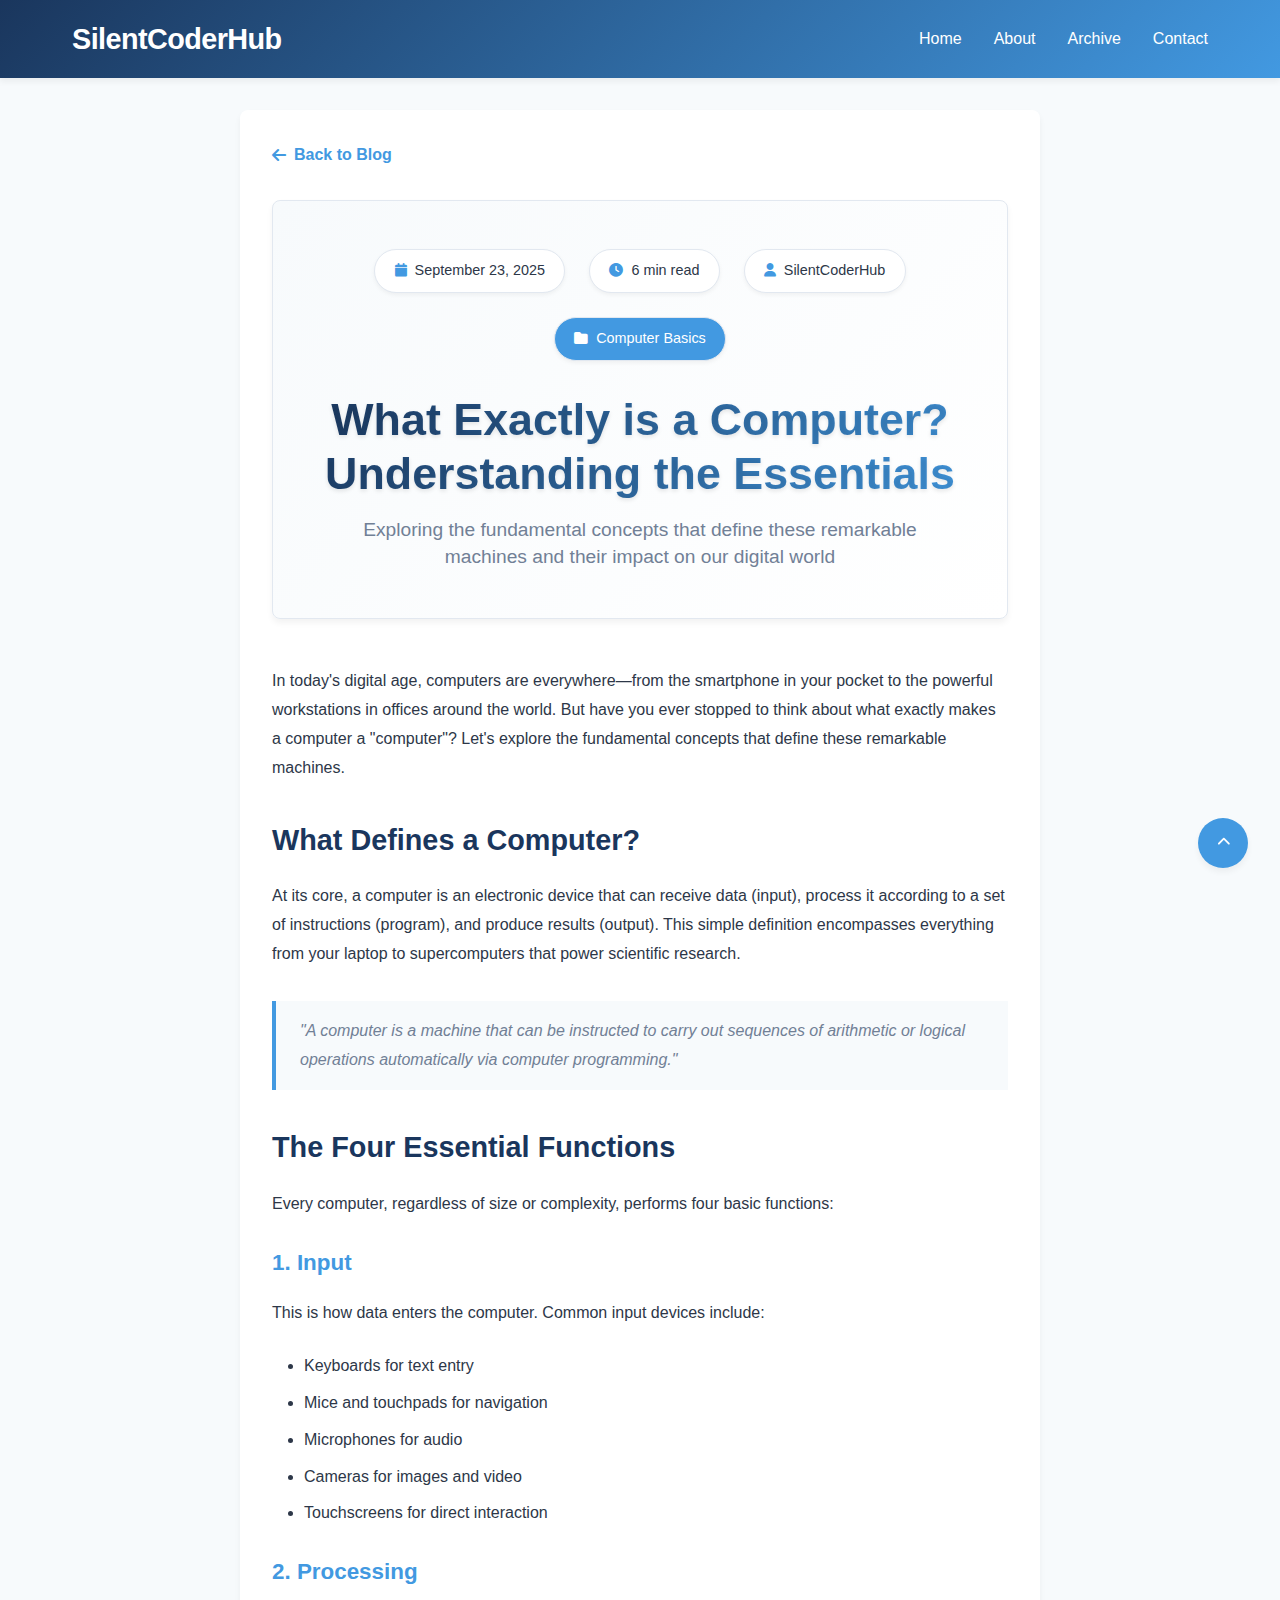
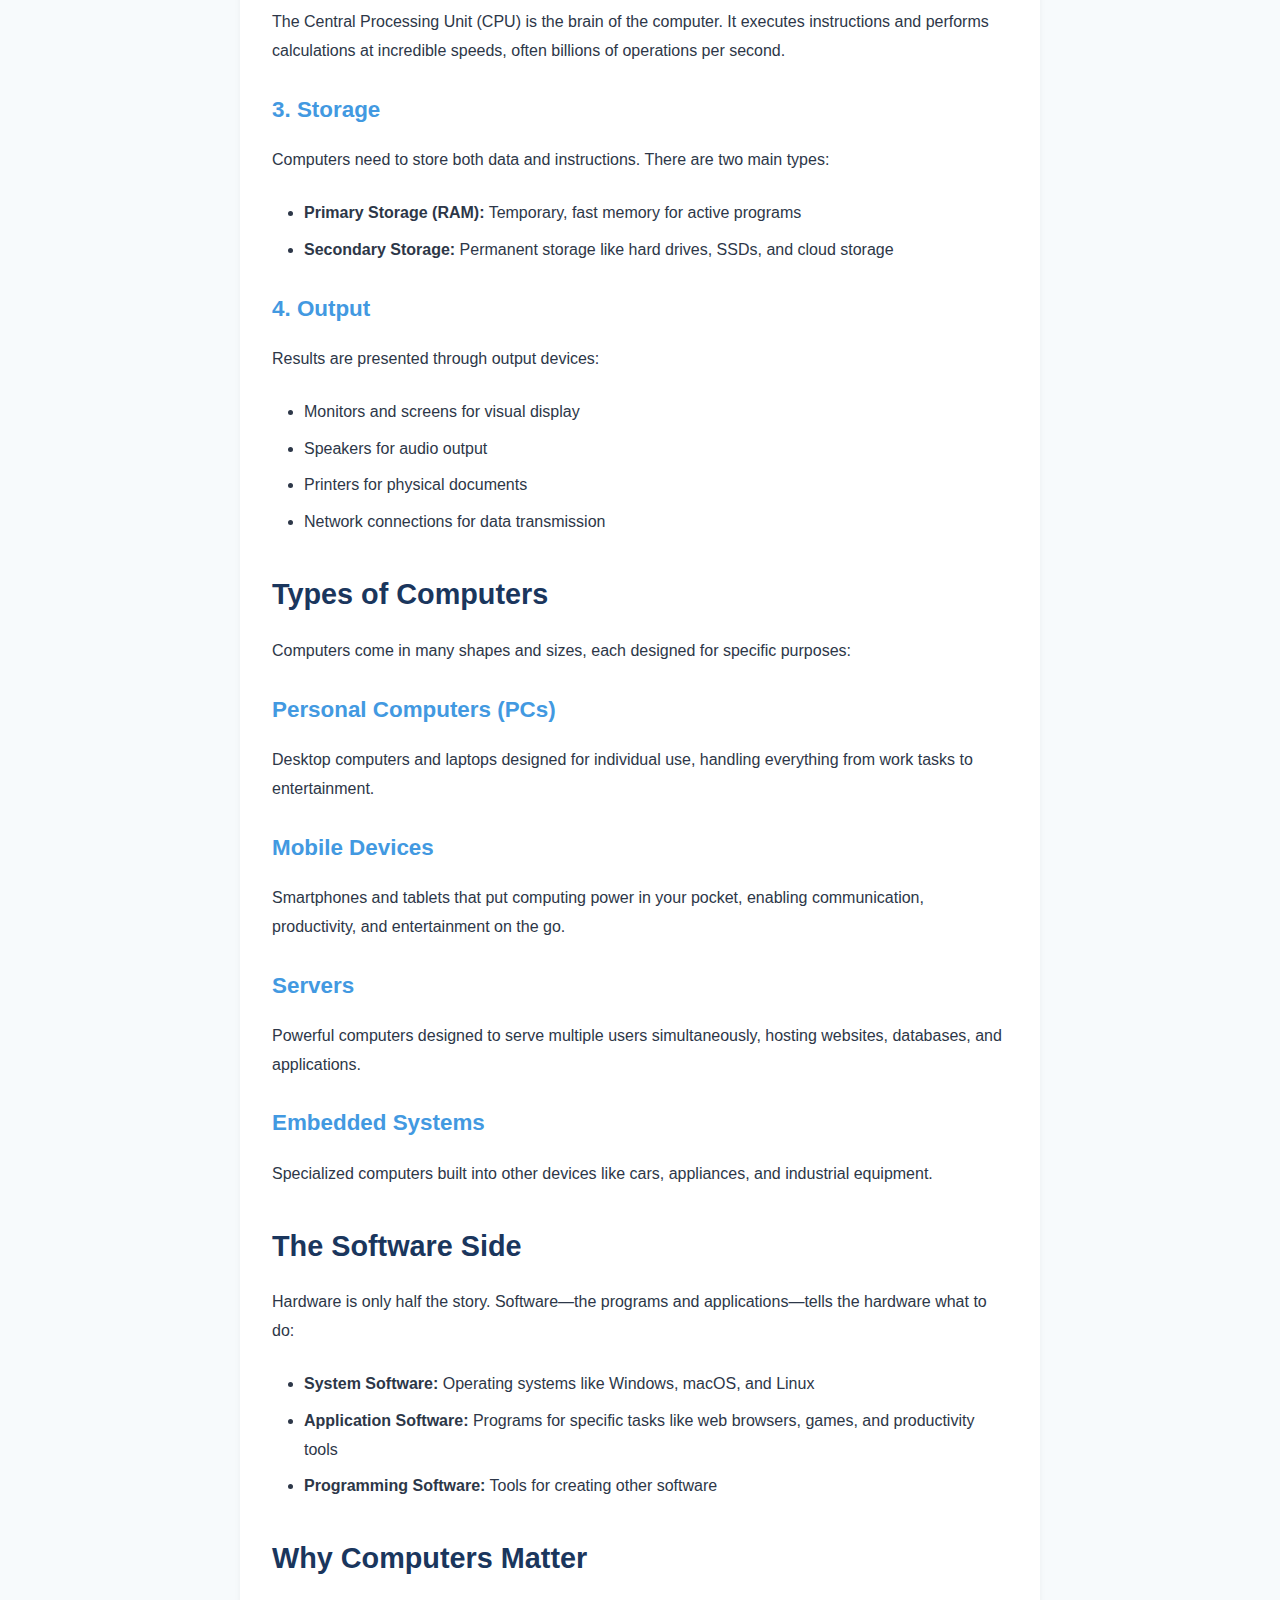
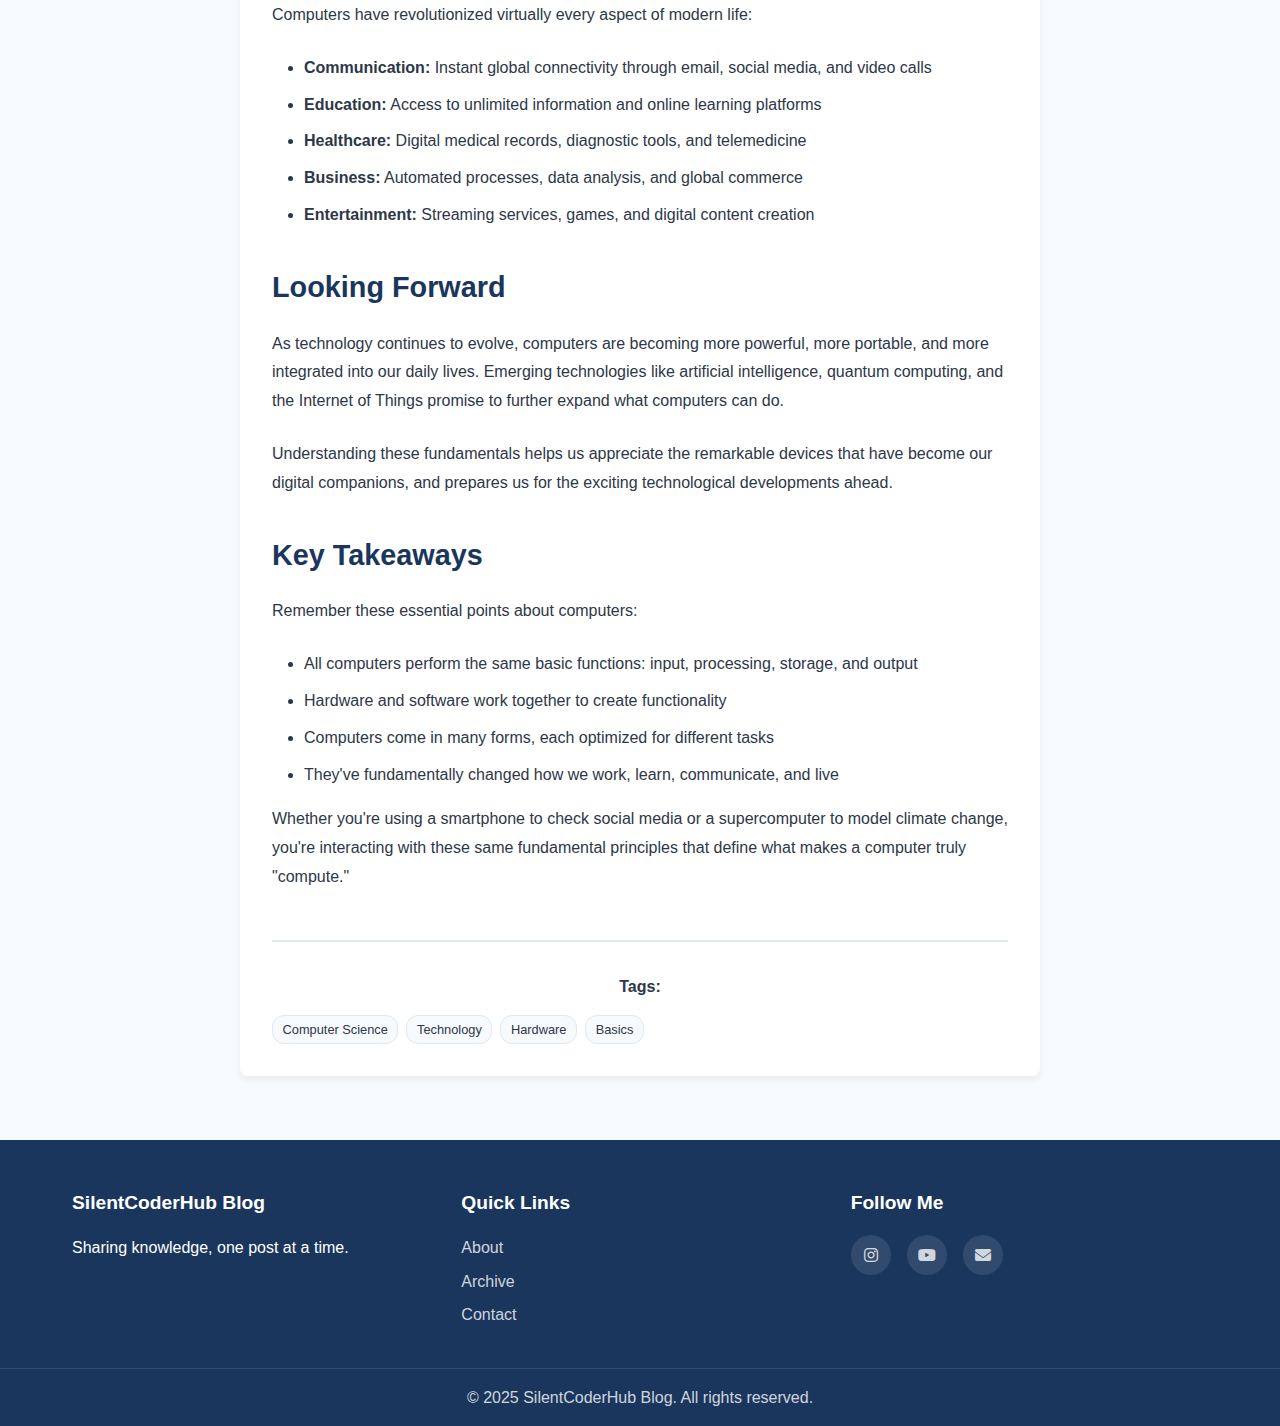
<file: posts/what-exactly-is-a-computer.html>
<!DOCTYPE html>
<html lang="en">
<head>
    <meta charset="UTF-8">
    <meta name="viewport" content="width=device-width, initial-scale=1.0">
    <title>What Exactly is a Computer? Understanding the Essentials - SilentCoderHub</title>
    
    <!-- Post Metadata for Blog Parser -->
    <meta name="description" content="Ever wondered what defines a computer? Let's dive into its core functions, key features, and its remarkable place in both work and life. From simple devices to powerful companions.">
    <meta name="keywords" content="Computer Science, Technology, Hardware, Basics">
    <meta name="author" content="SilentCoderHub">
    <meta name="date" content="2025-09-23">
    <meta name="category" content="Computer Basics">
    
    <!-- Open Graph / Facebook -->
    <meta property="og:type" content="article">
    <meta property="og:title" content="What Exactly is a Computer? Understanding the Essentials">
    <meta property="og:description" content="Ever wondered what defines a computer? Let's dive into its core functions, key features, and its remarkable place in both work and life.">
    <meta property="og:url" content="https://yoursite.com/posts/what-exactly-is-a-computer.html">
    <meta property="article:published_time" content="2025-09-23">
    <meta property="article:author" content="SilentCoderHub">
    
    <!-- Twitter -->
    <meta property="twitter:card" content="summary_large_image">
    <meta property="twitter:title" content="What Exactly is a Computer? Understanding the Essentials">
    <meta property="twitter:description" content="Ever wondered what defines a computer? Let's dive into its core functions, key features, and its remarkable place in both work and life.">
    
    <link rel="stylesheet" href="../styles.css">
    <link href="https://cdnjs.cloudflare.com/ajax/libs/font-awesome/6.4.0/css/all.min.css" rel="stylesheet">
    
    <style>
        /* Enhanced Post Header Styling */
        .post-container {
            max-width: 800px;
            margin: 0 auto;
            padding: 2rem;
            background: var(--background);
            border-radius: var(--border-radius);
            box-shadow: var(--shadow);
            margin-top: 2rem;
        }

        .post-header-content {
            text-align: center;
            background: linear-gradient(135deg, var(--background-light), var(--background));
            padding: 3rem 2rem;
            border-radius: var(--border-radius);
            margin-bottom: 3rem;
            border: 1px solid var(--border-color);
            box-shadow: 0 4px 6px rgba(0, 0, 0, 0.05);
        }

        .post-meta-info {
            display: flex;
            justify-content: center;
            gap: 1.5rem;
            margin-bottom: 2rem;
            flex-wrap: wrap;
        }

        .post-meta-info span {
            color: var(--text-color);
            display: flex;
            align-items: center;
            gap: 0.5rem;
            background: var(--background);
            padding: 0.6rem 1.2rem;
            border-radius: 25px;
            font-weight: 500;
            font-size: 0.9rem;
            border: 1px solid var(--border-color);
            transition: var(--transition);
            box-shadow: 0 2px 4px rgba(0, 0, 0, 0.05);
        }

        .post-meta-info span:hover {
            transform: translateY(-1px);
            box-shadow: 0 4px 8px rgba(0, 0, 0, 0.1);
        }

        .post-meta-info span i {
            color: var(--secondary-color);
            font-size: 0.85rem;
        }

        .post-category {
            background: var(--secondary-color) !important;
            color: white !important;
            font-weight: 600;
        }

        .post-category i {
            color: white !important;
        }

        .post-title-main {
            font-size: 2.8rem;
            font-weight: 900;
            margin-bottom: 1rem;
            line-height: 1.2;
            background: linear-gradient(135deg, var(--primary-color), var(--secondary-color));
            -webkit-background-clip: text;
            -webkit-text-fill-color: transparent;
            background-clip: text;
            text-shadow: 0 2px 4px rgba(0, 0, 0, 0.1);
        }

        .post-subtitle {
            font-size: 1.2rem;
            color: var(--text-light);
            font-weight: 400;
            margin-top: 1rem;
            max-width: 600px;
            margin-left: auto;
            margin-right: auto;
            line-height: 1.4;
        }
        
        .post-content {
            line-height: 1.8;
            color: var(--text-color);
        }
        
        .post-content h2 {
            font-size: 1.8rem;
            margin: 2rem 0 1rem 0;
            color: var(--primary-color);
        }
        
        .post-content h3 {
            font-size: 1.4rem;
            margin: 1.5rem 0 1rem 0;
            color: var(--secondary-color);
        }
        
        .post-content p {
            margin-bottom: 1.5rem;
        }
        
        .post-content ul, .post-content ol {
            margin: 1rem 0 1rem 2rem;
        }
        
        .post-content li {
            margin-bottom: 0.5rem;
        }
        
        .post-content blockquote {
            background: var(--background-light);
            border-left: 4px solid var(--secondary-color);
            padding: 1rem 1.5rem;
            margin: 2rem 0;
            font-style: italic;
            color: var(--text-light);
        }
        
        .post-content code {
            background: var(--background-light);
            padding: 0.2rem 0.4rem;
            border-radius: 4px;
            font-family: 'Courier New', monospace;
            font-size: 0.9em;
        }
        
        .post-content pre {
            background: var(--primary-color);
            color: white;
            padding: 1.5rem;
            border-radius: var(--border-radius);
            overflow-x: auto;
            margin: 2rem 0;
        }
        
        .post-content pre code {
            background: none;
            padding: 0;
            color: inherit;
        }
        
        .back-to-blog {
            display: inline-flex;
            align-items: center;
            gap: 0.5rem;
            color: var(--secondary-color);
            text-decoration: none;
            font-weight: 600;
            margin-bottom: 2rem;
            transition: var(--transition);
        }
        
        .back-to-blog:hover {
            color: var(--primary-color);
            transform: translateX(-2px);
        }
        
        .post-tags-section {
            margin-top: 3rem;
            padding-top: 2rem;
            border-top: 2px solid var(--border-color);
            text-align: center;
        }
        
        .post-tags-section h4 {
            margin-bottom: 1rem;
            color: var(--text-color);
        }
        
        /* Enhanced responsive design */
        @media (max-width: 768px) {
            .post-container {
                margin: 1rem;
                padding: 1rem;
            }
            
            .post-header-content {
                padding: 2rem 1rem;
            }
            
            .post-title-main {
                font-size: 2.2rem;
            }
            
            .post-meta-info {
                gap: 0.75rem;
            }
            
            .post-meta-info span {
                font-size: 0.8rem;
                padding: 0.5rem 1rem;
            }
        }

        @media (max-width: 480px) {
            .post-meta-info {
                flex-direction: column;
                align-items: center;
                gap: 0.5rem;
            }
            
            .post-meta-info span {
                min-width: 150px;
                justify-content: center;
            }
            
            .post-title-main {
                font-size: 1.8rem;
            }
        }
    </style>
</head>
<body>
    <div id="header"></div>

    <!-- Main Content -->
    <div class="post-container">
        <a href="../index.html" class="back-to-blog">
            <i class="fas fa-arrow-left"></i> Back to Blog
        </a>
        
        <article>
            <header class="post-header-content">
                <div class="post-meta-info">
                    <span><i class="fas fa-calendar"></i> September 23, 2025</span>
                    <span><i class="fas fa-clock"></i> 6 min read</span>
                    <span><i class="fas fa-user"></i> SilentCoderHub</span>
                    <span class="post-category"><i class="fas fa-folder"></i> Computer Basics</span>
                </div>
                <h1 class="post-title-main">What Exactly is a Computer? Understanding the Essentials</h1>
                <p class="post-subtitle">Exploring the fundamental concepts that define these remarkable machines and their impact on our digital world</p>
            </header>
            
            <div class="post-content">
                <p>In today's digital age, computers are everywhere—from the smartphone in your pocket to the powerful workstations in offices around the world. But have you ever stopped to think about what exactly makes a computer a "computer"? Let's explore the fundamental concepts that define these remarkable machines.</p>

                <h2>What Defines a Computer?</h2>
                
                <p>At its core, a computer is an electronic device that can receive data (input), process it according to a set of instructions (program), and produce results (output). This simple definition encompasses everything from your laptop to supercomputers that power scientific research.</p>

                <blockquote>
                    "A computer is a machine that can be instructed to carry out sequences of arithmetic or logical operations automatically via computer programming."
                </blockquote>

                <h2>The Four Essential Functions</h2>

                <p>Every computer, regardless of size or complexity, performs four basic functions:</p>

                <h3>1. Input</h3>
                <p>This is how data enters the computer. Common input devices include:</p>
                <ul>
                    <li>Keyboards for text entry</li>
                    <li>Mice and touchpads for navigation</li>
                    <li>Microphones for audio</li>
                    <li>Cameras for images and video</li>
                    <li>Touchscreens for direct interaction</li>
                </ul>

                <h3>2. Processing</h3>
                <p>The Central Processing Unit (CPU) is the brain of the computer. It executes instructions and performs calculations at incredible speeds, often billions of operations per second.</p>

                <h3>3. Storage</h3>
                <p>Computers need to store both data and instructions. There are two main types:</p>
                <ul>
                    <li><strong>Primary Storage (RAM):</strong> Temporary, fast memory for active programs</li>
                    <li><strong>Secondary Storage:</strong> Permanent storage like hard drives, SSDs, and cloud storage</li>
                </ul>

                <h3>4. Output</h3>
                <p>Results are presented through output devices:</p>
                <ul>
                    <li>Monitors and screens for visual display</li>
                    <li>Speakers for audio output</li>
                    <li>Printers for physical documents</li>
                    <li>Network connections for data transmission</li>
                </ul>

                <h2>Types of Computers</h2>

                <p>Computers come in many shapes and sizes, each designed for specific purposes:</p>

                <h3>Personal Computers (PCs)</h3>
                <p>Desktop computers and laptops designed for individual use, handling everything from work tasks to entertainment.</p>

                <h3>Mobile Devices</h3>
                <p>Smartphones and tablets that put computing power in your pocket, enabling communication, productivity, and entertainment on the go.</p>

                <h3>Servers</h3>
                <p>Powerful computers designed to serve multiple users simultaneously, hosting websites, databases, and applications.</p>

                <h3>Embedded Systems</h3>
                <p>Specialized computers built into other devices like cars, appliances, and industrial equipment.</p>

                <h2>The Software Side</h2>

                <p>Hardware is only half the story. Software—the programs and applications—tells the hardware what to do:</p>

                <ul>
                    <li><strong>System Software:</strong> Operating systems like Windows, macOS, and Linux</li>
                    <li><strong>Application Software:</strong> Programs for specific tasks like web browsers, games, and productivity tools</li>
                    <li><strong>Programming Software:</strong> Tools for creating other software</li>
                </ul>

                <h2>Why Computers Matter</h2>

                <p>Computers have revolutionized virtually every aspect of modern life:</p>

                <ul>
                    <li><strong>Communication:</strong> Instant global connectivity through email, social media, and video calls</li>
                    <li><strong>Education:</strong> Access to unlimited information and online learning platforms</li>
                    <li><strong>Healthcare:</strong> Digital medical records, diagnostic tools, and telemedicine</li>
                    <li><strong>Business:</strong> Automated processes, data analysis, and global commerce</li>
                    <li><strong>Entertainment:</strong> Streaming services, games, and digital content creation</li>
                </ul>

                <h2>Looking Forward</h2>

                <p>As technology continues to evolve, computers are becoming more powerful, more portable, and more integrated into our daily lives. Emerging technologies like artificial intelligence, quantum computing, and the Internet of Things promise to further expand what computers can do.</p>

                <p>Understanding these fundamentals helps us appreciate the remarkable devices that have become our digital companions, and prepares us for the exciting technological developments ahead.</p>

                <h2>Key Takeaways</h2>

                <p>Remember these essential points about computers:</p>

                <ul>
                    <li>All computers perform the same basic functions: input, processing, storage, and output</li>
                    <li>Hardware and software work together to create functionality</li>
                    <li>Computers come in many forms, each optimized for different tasks</li>
                    <li>They've fundamentally changed how we work, learn, communicate, and live</li>
                </ul>

                <p>Whether you're using a smartphone to check social media or a supercomputer to model climate change, you're interacting with these same fundamental principles that define what makes a computer truly "compute."</p>
            </div>
            
            <div class="post-tags-section">
                <h4>Tags:</h4>
                <div class="tags">
                    <a href="#" class="tag">Computer Science</a>
                    <a href="#" class="tag">Technology</a>
                    <a href="#" class="tag">Hardware</a>
                    <a href="#" class="tag">Basics</a>
                </div>
            </div>
        </article>
    </div>

   <div id="footer"></div>

    <script>
        fetch("footer.html")
            .then(response => response.text())
            .then(data => {
                document.getElementById("footer").innerHTML = data;
            });
    </script>
    <script src="script.js"></script>


    <!-- Back to Top Button -->
    <button onclick="window.scrollTo({top: 0, behavior: 'smooth'})" class="back-to-top show">
        <i class="fas fa-chevron-up"></i>
    </button>
</body>
</html>
</file>
<file: posts/style.css>
/* Enhanced Post Header Styling */
.post-container {
    max-width: 800px;
    margin: 0 auto;
    padding: 2rem;
    background: var(--background);
    border-radius: var(--border-radius);
    box-shadow: var(--shadow);
    margin-top: 2rem;
}

.post-header-content {
    text-align: center;
    background: linear-gradient(135deg, var(--background-light), var(--background));
    padding: 3rem 2rem;
    border-radius: var(--border-radius);
    margin-bottom: 3rem;
    border: 1px solid var(--border-color);
    box-shadow: 0 4px 6px rgba(0, 0, 0, 0.05);
}

.post-meta-info {
    display: flex;
    justify-content: center;
    gap: 1.5rem;
    margin-bottom: 2rem;
    flex-wrap: wrap;
}

.post-meta-info span {
    color: var(--text-color);
    display: flex;
    align-items: center;
    gap: 0.5rem;
    background: var(--background);
    padding: 0.6rem 1.2rem;
    border-radius: 25px;
    font-weight: 500;
    font-size: 0.9rem;
    border: 1px solid var(--border-color);
    transition: var(--transition);
    box-shadow: 0 2px 4px rgba(0, 0, 0, 0.05);
}

.post-meta-info span:hover {
    transform: translateY(-1px);
    box-shadow: 0 4px 8px rgba(0, 0, 0, 0.1);
}

.post-meta-info span i {
    color: var(--secondary-color);
    font-size: 0.85rem;
}

.post-category {
    background: var(--secondary-color) !important;
    color: white !important;
    font-weight: 600;
}

.post-category i {
    color: white !important;
}

.post-title-main {
    font-size: 2.8rem;
    font-weight: 900;
    margin-bottom: 1rem;
    line-height: 1.2;
    background: linear-gradient(135deg, var(--primary-color), var(--secondary-color));
    -webkit-background-clip: text;
    -webkit-text-fill-color: transparent;
    background-clip: text;
    text-shadow: 0 2px 4px rgba(0, 0, 0, 0.1);
}

.post-subtitle {
    font-size: 1.2rem;
    color: var(--text-light);
    font-weight: 400;
    margin-top: 1rem;
    max-width: 600px;
    margin-left: auto;
    margin-right: auto;
    line-height: 1.4;
}

.post-content {
    line-height: 1.8;
    color: var(--text-color);
}

.post-content h2 {
    font-size: 1.8rem;
    margin: 2rem 0 1rem 0;
    color: var(--primary-color);
}

.post-content h3 {
    font-size: 1.4rem;
    margin: 1.5rem 0 1rem 0;
    color: var(--secondary-color);
}

.post-content p {
    margin-bottom: 1.5rem;
}

.post-content ul, .post-content ol {
    margin: 1rem 0 1rem 2rem;
}

.post-content li {
    margin-bottom: 0.5rem;
}

.post-content blockquote {
    background: var(--background-light);
    border-left: 4px solid var(--secondary-color);
    padding: 1rem 1.5rem;
    margin: 2rem 0;
    font-style: italic;
    color: var(--text-light);
}

.post-content code {
    background: var(--background-light);
    padding: 0.2rem 0.4rem;
    border-radius: 4px;
    font-family: 'Courier New', monospace;
    font-size: 0.9em;
}

.post-content pre {
    background: var(--primary-color);
    color: white;
    padding: 1.5rem;
    border-radius: var(--border-radius);
    overflow-x: auto;
    margin: 2rem 0;
}

.post-content pre code {
    background: none;
    padding: 0;
    color: inherit;
}

.back-to-blog {
    display: inline-flex;
    align-items: center;
    gap: 0.5rem;
    color: var(--secondary-color);
    text-decoration: none;
    font-weight: 600;
    margin-bottom: 2rem;
    transition: var(--transition);
}

.back-to-blog:hover {
    color: var(--primary-color);
    transform: translateX(-2px);
}

.post-tags-section {
    margin-top: 3rem;
    padding-top: 2rem;
    border-top: 2px solid var(--border-color);
    text-align: center;
}

.post-tags-section h4 {
    margin-bottom: 1rem;
    color: var(--text-color);
}
.hamburger {
    display: none;
    flex-direction: column;
    cursor: pointer;
    gap: 3px;
}

.hamburger span {
    width: 25px;
    height: 3px;
    background: white;
    transition: var(--transition);
}

/* Enhanced responsive design */
@media (max-width: 768px) {
    .post-container {
        margin: 1rem;
        padding: 1rem;
    }
    .hamburger {
        display: flex;
    }
    
    .post-header-content {
        padding: 2rem 1rem;
    }
    
    .post-title-main {
        font-size: 2.2rem;
    }
    
    .post-meta-info {
        gap: 0.75rem;
    }
    
    .post-meta-info span {
        font-size: 0.8rem;
        padding: 0.5rem 1rem;
    }
}

@media (max-width: 480px) {
    .post-meta-info {
        flex-direction: column;
        align-items: center;
        gap: 0.5rem;
    }
    
    .post-meta-info span {
        min-width: 150px;
        justify-content: center;
    }
    
    .post-title-main {
        font-size: 1.8rem;
    }
}
</file>
<file: styles.css>
/* Reset and Base Styles */
* {
    margin: 0;
    padding: 0;
    box-sizing: border-box;
}

:root {
    --primary-color: #1a365d;
    --secondary-color: #4299e1;
    --accent-color: #38a169;
    --text-color: #2d3748;
    --text-light: #718096;
    --background: #ffffff;
    --background-light: #f7fafc;
    --border-color: #e2e8f0;
    --shadow: 0 4px 6px rgba(0, 0, 0, 0.05);
    --shadow-hover: 0 10px 15px rgba(0, 0, 0, 0.1);
    --transition: all 0.3s cubic-bezier(0.4, 0, 0.2, 1);
    --border-radius: 8px;
    --max-width: 1200px;
}

body {
    font-family: 'Inter', -apple-system, BlinkMacSystemFont, 'Segoe UI', Roboto, sans-serif;
    line-height: 1.6;
    color: var(--text-color);
    background-color: var(--background-light);
    font-size: 16px;
}

/* Header Styles */
header {
    background: linear-gradient(135deg, var(--primary-color) 0%, var(--secondary-color) 100%);
    position: relative; 
    top: 0; 
    left: 0;
    width: 100%; 
    z-index: 1000;
    box-shadow: var(--shadow);
}


.nav-container {
    max-width: var(--max-width);
    margin: 0 auto;
    display: flex;
    justify-content: space-between;
    align-items: center;
    padding: 1rem 2rem;
}

.logo {
    font-size: 1.8rem;
    font-weight: 800;
    color: white;
    text-decoration: none;
    letter-spacing: -0.02em;
}

.nav-links {
    display: flex;
    list-style: none;
    gap: 2rem;
}

.nav-links a {
    color: white;
    text-decoration: none;
    font-weight: 500;
    transition: var(--transition);
    position: relative;
}

.nav-links a:hover {
    opacity: 0.8;
    transform: translateY(-1px);
}

.hamburger {
    display: none;
    flex-direction: column;
    cursor: pointer;
    gap: 3px;
}

.hamburger span {
    width: 25px;
    height: 3px;
    background: white;
    transition: var(--transition);
}

/* Main Container */
.container {
    max-width: var(--max-width);
    margin: 0 auto;
    padding: 2rem;
    display: grid;
    grid-template-columns: 1fr 350px;
    gap: 3rem;
    min-height: calc(100vh - 140px);
}

/* Blog Header */
.blog-header {
    text-align: center;
    margin-bottom: 3rem;
    padding: 3rem 2rem;
    background: linear-gradient(135deg, var(--background) 0%, var(--background-light) 100%);
    border-radius: var(--border-radius);
    border: 1px solid var(--border-color);
}

.blog-header h1 {
    font-size: 3rem;
    font-weight: 900;
    margin-bottom: 1rem;
    background: linear-gradient(135deg, var(--primary-color), var(--secondary-color));
    -webkit-background-clip: text;
    -webkit-text-fill-color: transparent;
    background-clip: text;
    line-height: 1.2;
}

.blog-header p {
    font-size: 1.2rem;
    color: var(--text-light);
    max-width: 600px;
    margin: 0 auto;
}

/* Search Container */
.search-container {
    position: relative;
    max-width: 400px;
    margin: 0 auto 3rem auto;
}

.search-container input {
    width: 100%;
    padding: 1rem 3rem 1rem 1rem;
    border: 2px solid var(--border-color);
    border-radius: var(--border-radius);
    font-size: 1rem;
    outline: none;
    transition: var(--transition);
    background: var(--background);
}

.search-container input:focus {
    border-color: var(--secondary-color);
    box-shadow: 0 0 0 3px rgba(52, 152, 219, 0.1);
}

#searchBtn {
    position: absolute;
    right: 0.5rem;
    top: 50%;
    transform: translateY(-50%);
    background: var(--secondary-color);
    color: white;
    border: none;
    padding: 0.5rem 1rem;
    border-radius: 8px;
    cursor: pointer;
    transition: var(--transition);
}

#searchBtn:hover {
    background: var(--primary-color);
}

/* Posts Grid */
.posts-grid {
    display: grid;
    gap: 2rem;
    margin-bottom: 3rem;
}

.post-card {
    background: var(--background);
    border-radius: var(--border-radius);
    overflow: hidden;
    box-shadow: var(--shadow);
    transition: var(--transition);
    border: 1px solid var(--border-color);
    position: relative;
}

.post-card:hover {
    transform: translateY(-4px);
    box-shadow: var(--shadow-hover);
}

.post-header {
    padding: 1.5rem 1.5rem 1rem 1.5rem;
}

.post-meta {
    display: flex;
    align-items: center;
    gap: 1rem;
    margin-bottom: 1rem;
    font-size: 0.9rem;
    color: var(--text-light);
}

.post-date {
    background: var(--secondary-color);
    color: white;
    padding: 0.3rem 0.8rem;
    border-radius: 20px;
    font-weight: 500;
    font-size: 0.8rem;
}

.post-category {
    background: var(--background-light);
    color: var(--primary-color);
    padding: 0.3rem 0.8rem;
    border-radius: 20px;
    font-weight: 500;
    font-size: 0.8rem;
    text-decoration: none;
    transition: var(--transition);
}

.post-category:hover {
    background: var(--primary-color);
    color: white;
}

.post-title {
    font-size: 1.5rem;
    font-weight: 700;
    margin-bottom: 1rem;
    line-height: 1.3;
    color: var(--text-color);
}

.post-title a {
    color: inherit;
    text-decoration: none;
    transition: var(--transition);
}

.post-title a:hover {
    color: var(--secondary-color);
}

.post-excerpt {
    color: var(--text-light);
    line-height: 1.7;
    margin-bottom: 1.5rem;
}

.post-footer {
    padding: 0 1.5rem 1.5rem 1.5rem;
    display: flex;
    justify-content: space-between;
    align-items: center;
}

.read-more {
    color: var(--secondary-color);
    text-decoration: none;
    font-weight: 600;
    display: inline-flex;
    align-items: center;
    gap: 0.5rem;
    transition: var(--transition);
}

.read-more:hover {
    color: var(--primary-color);
    transform: translateX(2px);
}

.post-tags {
    display: flex;
    gap: 0.5rem;
    flex-wrap: wrap;
}

.tag {
    background: var(--background-light);
    color: var(--text-color);
    padding: 0.2rem 0.6rem;
    border-radius: 12px;
    font-size: 0.8rem;
    text-decoration: none;
    transition: var(--transition);
    border: 1px solid var(--border-color);
}

.tag:hover {
    background: var(--secondary-color);
    color: white;
    border-color: var(--secondary-color);
}

/* Load More Button */
.load-more-container {
    text-align: center;
    margin: 2rem 0;
}

.load-more-btn {
    background: var(--secondary-color);
    color: white;
    padding: 1rem 2rem;
    border: none;
    border-radius: var(--border-radius);
    font-size: 1rem;
    font-weight: 600;
    cursor: pointer;
    transition: var(--transition);
}

.load-more-btn:hover {
    background: var(--primary-color);
    transform: translateY(-2px);
}

.load-more-btn:disabled {
    opacity: 0.6;
    cursor: not-allowed;
}

/* No Posts Message */
.no-posts {
    text-align: center;
    padding: 4rem 2rem;
    color: var(--text-light);
}

.no-posts i {
    font-size: 4rem;
    margin-bottom: 1rem;
    opacity: 0.5;
}

.no-posts h3 {
    margin-bottom: 0.5rem;
    color: var(--text-color);
}

/* Sidebar Styles */
.sidebar {
    display: flex;
    flex-direction: column;
    gap: 2rem;
}

.widget {
    background: var(--background);
    padding: 2rem;
    border-radius: var(--border-radius);
    box-shadow: var(--shadow);
    border: 1px solid var(--border-color);
}

.widget h3 {
    color: var(--text-color);
    margin-bottom: 1.5rem;
    font-size: 1.2rem;
    font-weight: 700;
    display: flex;
    align-items: center;
    gap: 0.5rem;
    padding-bottom: 0.5rem;
    border-bottom: 2px solid var(--border-color);
}

.widget h3 i {
    color: var(--secondary-color);
}

/* Profile Image */
.profile-img {
    width: 80px;
    height: 80px;
    border-radius: 50%;
    margin-bottom: 1rem;
    border: 3px solid var(--border-color);
}

.about-text {
    color: var(--text-light);
    line-height: 1.6;
    margin-bottom: 1.5rem;
}

.social-links {
    display: flex;
    gap: 1rem;
    justify-content: center;
}

.social-links a {
    display: flex;
    align-items: center;
    justify-content: center;
    width: 40px;
    height: 40px;
    background: var(--background-light);
    color: var(--text-color);
    border-radius: 50%;
    text-decoration: none;
    transition: var(--transition);
    border: 1px solid var(--border-color);
}

.social-links a:hover {
    background: var(--secondary-color);
    color: white;
    transform: translateY(-2px);
}

/* Stats Widget */
.stats {
    display: grid;
    grid-template-columns: 1fr 1fr;
    gap: 1rem;
}

.stat-item {
    text-align: center;
    padding: 1rem;
    background: var(--background-light);
    border-radius: 8px;
    border: 1px solid var(--border-color);
}

.stat-number {
    display: block;
    font-size: 1.8rem;
    font-weight: 800;
    color: var(--secondary-color);
    margin-bottom: 0.25rem;
}

.stat-label {
    font-size: 0.9rem;
    color: var(--text-light);
    font-weight: 500;
}

/* Category List */
.category-list {
    display: flex;
    flex-direction: column;
    gap: 0.5rem;
}

.category-item {
    display: flex;
    justify-content: space-between;
    align-items: center;
    padding: 0.8rem;
    background: var(--background-light);
    border-radius: 8px;
    text-decoration: none;
    color: var(--text-color);
    transition: var(--transition);
    border: 1px solid var(--border-color);
}

.category-item:hover {
    background: var(--secondary-color);
    color: white;
}

.category-count {
    background: var(--background);
    color: var(--text-light);
    padding: 0.2rem 0.5rem;
    border-radius: 10px;
    font-size: 0.8rem;
    font-weight: 600;
}

/* Recent Posts */
.recent-posts {
    list-style: none;
}

.recent-posts li {
    padding: 1rem 0;
    border-bottom: 1px solid var(--border-color);
}

.recent-posts li:last-child {
    border-bottom: none;
}

.recent-posts a {
    color: var(--text-color);
    text-decoration: none;
    font-weight: 500;
    transition: var(--transition);
    display: block;
    line-height: 1.4;
}

.recent-posts a:hover {
    color: var(--secondary-color);
}

.recent-date {
    color: var(--text-light);
    font-size: 0.85rem;
    margin-top: 0.25rem;
    display: block;
}

/* Tags */
.tags {
    display: flex;
    flex-wrap: wrap;
    gap: 0.5rem;
}

/* Subscribe Form */
#subscribeForm {
    display: flex;
    flex-direction: column;
    gap: 1rem;
}

#subscribeForm input {
    padding: 1rem;
    border: 2px solid var(--border-color);
    border-radius: var(--border-radius);
    outline: none;
    font-size: 1rem;
    transition: var(--transition);
}

#subscribeForm input:focus {
    border-color: var(--secondary-color);
    box-shadow: 0 0 0 3px rgba(52, 152, 219, 0.1);
}

#subscribeForm button {
    padding: 1rem;
    background: var(--secondary-color);
    color: white;
    border: none;
    border-radius: var(--border-radius);
    font-size: 1rem;
    font-weight: 600;
    cursor: pointer;
    transition: var(--transition);
}

#subscribeForm button:hover {
    background: var(--primary-color);
}

/* Footer */
footer {
    background: var(--primary-color);
    color: white;
    margin-top: 4rem;
}

.footer-content {
    max-width: var(--max-width);
    margin: 0 auto;
    padding: 3rem 2rem 2rem 2rem;
    display: grid;
    grid-template-columns: repeat(auto-fit, minmax(250px, 1fr));
    gap: 2rem;
}

.footer-section h4 {
    margin-bottom: 1rem;
    font-size: 1.2rem;
    font-weight: 700;
}

.footer-section ul {
    list-style: none;
}

.footer-section ul li {
    margin-bottom: 0.5rem;
}

.footer-section a {
    color: rgba(255, 255, 255, 0.8);
    text-decoration: none;
    transition: var(--transition);
}

.footer-section a:hover {
    color: white;
}

.footer-social {
    display: flex;
    gap: 1rem;
}

.footer-social a {
    display: flex;
    align-items: center;
    justify-content: center;
    width: 40px;
    height: 40px;
    background: rgba(255, 255, 255, 0.1);
    border-radius: 50%;
    transition: var(--transition);
}

.footer-social a:hover {
    background: var(--secondary-color);
}

.footer-bottom {
    text-align: center;
    padding: 1rem 2rem;
    border-top: 1px solid rgba(255, 255, 255, 0.1);
    color: rgba(255, 255, 255, 0.8);
}

/* Back to Top Button */
.back-to-top {
    position: fixed;
    bottom: 2rem;
    right: 2rem;
    width: 50px;
    height: 50px;
    background: var(--secondary-color);
    color: white;
    border: none;
    border-radius: 50%;
    cursor: pointer;
    display: none;
    align-items: center;
    justify-content: center;
    box-shadow: var(--shadow);
    transition: var(--transition);
    z-index: 1000;
}

.back-to-top:hover {
    background: var(--primary-color);
    transform: translateY(-2px);
}

.back-to-top.show {
    display: flex;
}

/* Responsive Design */
@media (max-width: 1024px) {
    .container {
        grid-template-columns: 1fr;
        gap: 2rem;
    }
    
    .sidebar {
        order: -1;
    }
    
    .stats {
        grid-template-columns: repeat(4, 1fr);
    }
}

@media (max-width: 768px) {
    .nav-container {
        padding: 1rem;
    }
    
    .hamburger {
        display: flex;
    }
    
    .nav-links {
        position: absolute;
        top: 100%;
        left: 0;
        right: 0;
        background: var(--primary-color);
        flex-direction: column;
        padding: 1rem;
        transform: translateY(-100%);
        opacity: 0;
        visibility: hidden;
        transition: var(--transition);
    }
    
    .nav-links.active {
        transform: translateY(0);
        opacity: 1;
        visibility: visible;
    }
    
    .container {
        padding: 1rem;
    }
    
    .blog-header h1 {
        font-size: 2rem;
    }
    
    .blog-header p {
        font-size: 1rem;
    }
    
    .stats {
        grid-template-columns: 1fr 1fr;
    }
    
    .footer-content {
        grid-template-columns: 1fr;
        text-align: center;
    }
}

@media (max-width: 480px) {
    .post-footer {
        flex-direction: column;
        gap: 1rem;
        align-items: flex-start;
    }
    
    .back-to-top {
        bottom: 1rem;
        right: 1rem;
        width: 45px;
        height: 45px;
    }
}

/* Loading Animation */
@keyframes fadeIn {
    from {
        opacity: 0;
        transform: translateY(20px);
    }
    to {
        opacity: 1;
        transform: translateY(0);
    }
}

.post-card.fade-in {
    animation: fadeIn 0.5s ease-out;
}

/* Skeleton Loading */
.skeleton {
    background: linear-gradient(90deg, #f0f0f0 25%, #e0e0e0 50%, #f0f0f0 75%);
    background-size: 200% 100%;
    animation: loading 1.5s infinite;
}

@keyframes loading {
    0% {
        background-position: 200% 0;
    }
    100% {
        background-position: -200% 0;
    }
}

.skeleton-post {
    height: 200px;
    border-radius: var(--border-radius);
    margin-bottom: 2rem;
}
</file>
